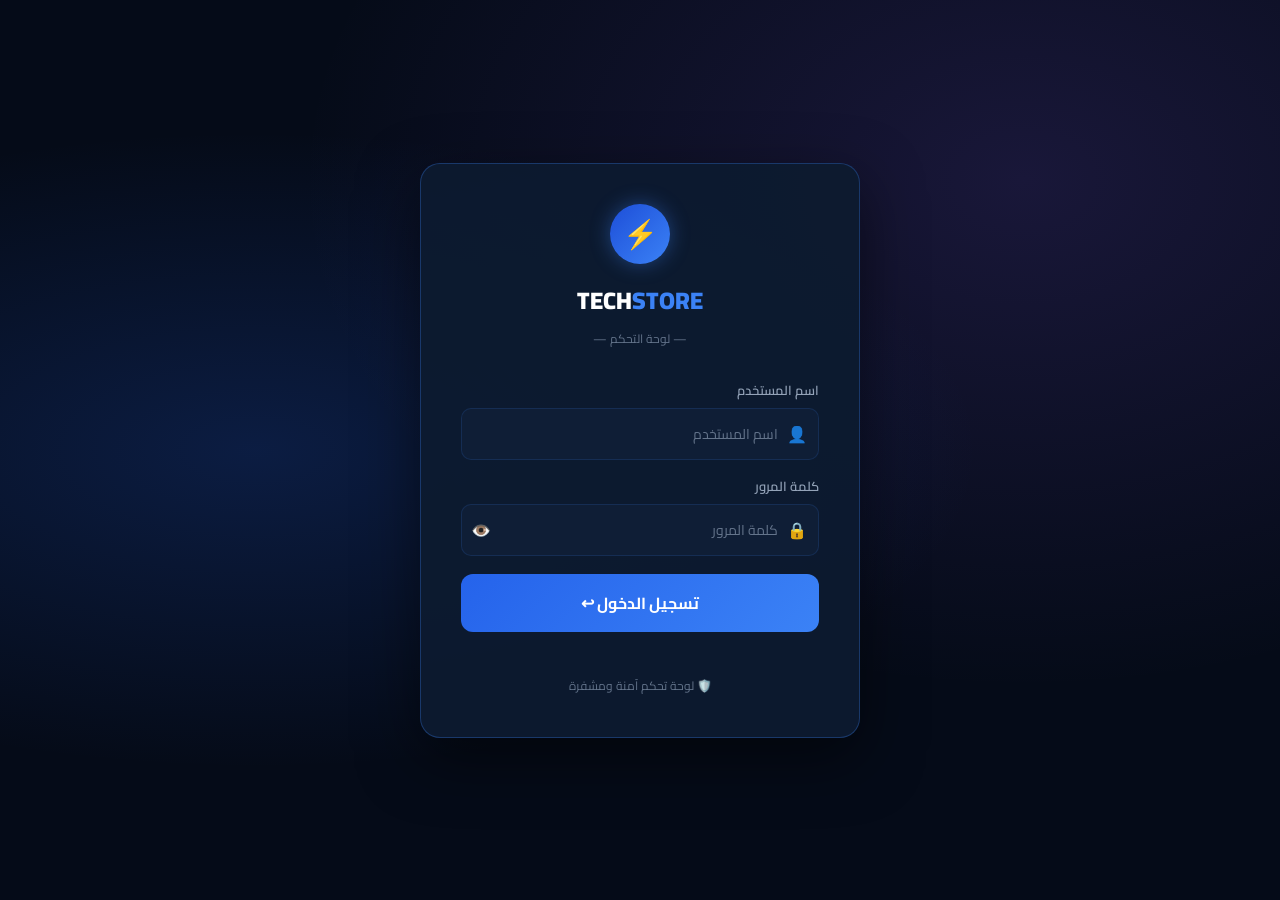
<file: admin/index.html>
<!DOCTYPE html>
<html lang="ar" dir="rtl">
<head>
<meta charset="UTF-8">
<meta name="viewport" content="width=device-width, initial-scale=1.0">
<title>لوحة التحكم - TECHSTORE</title>
<link rel="stylesheet" href="../css/style.css">
<style>
body{font-family:'Cairo',sans-serif;}
.login-wrap{min-height:100vh;display:flex;align-items:center;justify-content:center;background:var(--bg);position:relative;overflow:hidden;}
.login-wrap::before{content:'';position:absolute;inset:0;background:radial-gradient(ellipse at 20% 50%,rgba(37,99,235,0.2),transparent 50%),radial-gradient(ellipse at 80% 20%,rgba(139,92,246,0.15),transparent 50%);}
.login-card{background:rgba(13,27,48,0.95);border:1px solid rgba(59,130,246,0.3);border-radius:20px;padding:40px;width:100%;max-width:440px;position:relative;z-index:1;box-shadow:0 20px 60px rgba(0,0,0,0.5);}
.adm-layout{display:flex;min-height:100vh;}
.adm-sidebar{width:220px;flex-shrink:0;background:var(--bg2);border-left:1px solid var(--border);display:flex;flex-direction:column;position:sticky;top:0;height:100vh;overflow-y:auto;}
.adm-main{flex:1;overflow-x:hidden;background:var(--bg);}
.adm-link{display:flex;align-items:center;gap:10px;padding:12px 18px;color:var(--text2);font-size:13px;font-weight:600;cursor:pointer;transition:all 0.2s;border-right:3px solid transparent;}
.adm-link:hover{background:rgba(59,130,246,0.08);color:var(--blue3);}
.adm-link.active{background:rgba(59,130,246,0.12);color:var(--blue3);border-right-color:var(--blue2);}
.adm-link .ic{font-size:17px;width:22px;text-align:center;}
.adm-topbar{background:var(--bg2);border-bottom:1px solid var(--border);padding:14px 20px;display:flex;align-items:center;justify-content:space-between;position:sticky;top:0;z-index:10;}
.stat-card{background:var(--card);border:1px solid var(--border);border-radius:14px;padding:18px;position:relative;overflow:hidden;}
.tbl{width:100%;border-collapse:collapse;font-size:13px;}
.tbl th{text-align:right;padding:11px 14px;background:var(--bg3);color:var(--text3);font-weight:700;border-bottom:1px solid var(--border);}
.tbl td{padding:12px 14px;border-bottom:1px solid var(--border);vertical-align:middle;}
.tbl tr:last-child td{border-bottom:none;}
.tbl tr:hover td{background:rgba(59,130,246,0.03);}
.tbl-wrap{background:var(--card);border:1px solid var(--border);border-radius:14px;overflow:hidden;margin-bottom:20px;}
.tbl-head{padding:14px 18px;border-bottom:1px solid var(--border);display:flex;align-items:center;justify-content:space-between;}
.tbl-head h3{font-size:15px;font-weight:800;}
.g4{display:grid;grid-template-columns:repeat(4,1fr);gap:14px;margin-bottom:20px;}
.g2{display:grid;grid-template-columns:1fr 1fr;gap:12px;}
.frm{background:var(--card);border:1px solid var(--border);border-radius:14px;padding:20px;margin-bottom:20px;display:none;}
.frm.show{display:block;}
.notif-badge{background:var(--red);color:white;font-size:10px;font-weight:700;min-width:18px;height:18px;border-radius:9px;display:inline-flex;align-items:center;justify-content:center;padding:0 4px;margin-right:auto;}
#dbLoader{position:fixed;inset:0;background:rgba(5,11,24,0.97);display:flex;align-items:center;justify-content:center;flex-direction:column;gap:16px;z-index:9999;}
@keyframes spin{to{transform:rotate(360deg)}}
@media(max-width:900px){.g4{grid-template-columns:repeat(2,1fr);}.adm-sidebar{display:none;}.g2{grid-template-columns:1fr;}}
</style>
</head>
<body>

<div class="login-wrap" id="loginPage">
  <div class="login-card">
    <div style="text-align:center;margin-bottom:28px;">
      <div style="width:60px;height:60px;background:linear-gradient(135deg,#1D4ED8,#3B82F6);border-radius:50%;display:flex;align-items:center;justify-content:center;font-size:28px;margin:0 auto 14px;box-shadow:0 0 20px rgba(59,130,246,0.4);">⚡</div>
      <div style="font-size:24px;font-weight:900;"><span style="color:#fff;">TECH</span><span style="color:#3B82F6;">STORE</span></div>
      <div style="color:var(--text3);font-size:12px;margin-top:4px;">— لوحة التحكم —</div>
    </div>
    <div style="margin-bottom:14px;">
      <label style="display:block;font-size:13px;font-weight:600;color:var(--text2);margin-bottom:6px;">اسم المستخدم</label>
      <div style="position:relative;">
        <input type="text" id="aUser" class="ts-input" placeholder="اسم المستخدم" style="padding-right:40px;" onkeydown="if(event.key==='Enter')doLogin()">
        <span style="position:absolute;top:50%;right:12px;transform:translateY(-50%);font-size:16px;">👤</span>
      </div>
    </div>
    <div style="margin-bottom:18px;">
      <label style="display:block;font-size:13px;font-weight:600;color:var(--text2);margin-bottom:6px;">كلمة المرور</label>
      <div style="position:relative;">
        <input type="password" id="aPw" class="ts-input" placeholder="كلمة المرور" style="padding-right:40px;padding-left:40px;" onkeydown="if(event.key==='Enter')doLogin()">
        <span style="position:absolute;top:50%;right:12px;transform:translateY(-50%);font-size:16px;">🔒</span>
        <button onclick="var i=document.getElementById('aPw');i.type=i.type==='password'?'text':'password';this.textContent=i.type==='password'?'👁️':'🙈'" style="position:absolute;top:50%;left:10px;transform:translateY(-50%);background:none;border:none;cursor:pointer;font-size:16px;color:var(--text3);">👁️</button>
      </div>
    </div>
    <button onclick="doLogin()" style="width:100%;background:linear-gradient(135deg,#2563EB,#3B82F6);color:white;border:none;border-radius:12px;padding:14px;font-family:Cairo,sans-serif;font-size:16px;font-weight:700;cursor:pointer;transition:all 0.2s;" onmouseover="this.style.opacity='0.9'" onmouseout="this.style.opacity='1'">
      تسجيل الدخول ↩
    </button>
    <div id="loginMsg" style="margin-top:12px;text-align:center;font-size:13px;min-height:20px;"></div>
    <div style="text-align:center;margin-top:10px;color:var(--text3);font-size:12px;">🛡️ لوحة تحكم آمنة ومشفرة</div>
  </div>
</div>

<div id="dashPage" style="display:none;">
  <div class="adm-layout">
    <div class="adm-sidebar" id="sidebar">
      <div style="padding:16px 18px 12px;">
        <div style="display:flex;align-items:center;gap:8px;">
          <div style="width:32px;height:32px;background:linear-gradient(135deg,#1D4ED8,#3B82F6);border-radius:50%;display:flex;align-items:center;justify-content:center;font-size:15px;">⚡</div>
          <div style="font-size:17px;font-weight:900;"><span style="color:#fff;">TECH</span><span style="color:#3B82F6;">STORE</span></div>
        </div>
        <div style="font-size:11px;color:var(--text3);margin-top:4px;" id="adminName">مدير النظام</div>
      </div>
      <div id="sideLinks"></div>
      <div style="margin-top:auto;padding:12px;">
        <a href="../index.html" target="_blank" style="display:block;text-align:center;padding:8px;background:rgba(59,130,246,0.1);border:1px solid var(--border);border-radius:8px;color:var(--blue3);font-size:12px;font-weight:700;text-decoration:none;margin-bottom:8px;">🏠 زيارة المتجر</a>
        <button onclick="doLogout()" style="width:100%;background:rgba(239,68,68,0.1);border:1px solid rgba(239,68,68,0.3);color:var(--red);border-radius:8px;padding:8px;font-family:Cairo,sans-serif;font-size:12px;font-weight:700;cursor:pointer;">🚪 تسجيل خروج</button>
      </div>
    </div>
    <div class="adm-main">
      <div class="adm-topbar">
        <div style="font-size:17px;font-weight:800;" id="pageTitle">الرئيسية</div>
        <div style="font-size:12px;color:var(--text3);" id="adminBadge"></div>
      </div>
      <div style="padding:20px;" id="pageContent"></div>
    </div>
  </div>
</div>

<script src="../js/db.js"></script>
<script>
function showLoader(msg){
  let el=document.getElementById('dbLoader');
  if(!el){el=document.createElement('div');el.id='dbLoader';document.body.appendChild(el);}
  el.innerHTML='<div style="width:52px;height:52px;background:linear-gradient(135deg,#1D4ED8,#3B82F6);border-radius:50%;display:flex;align-items:center;justify-content:center;font-size:26px;">⚡</div><div style="color:#94A3B8;font-weight:700;font-family:Cairo,sans-serif;">'+(msg||'جاري التحميل...')+'</div><div style="width:36px;height:36px;border:3px solid rgba(59,130,246,0.3);border-top-color:#3B82F6;border-radius:50%;animation:spin 0.8s linear infinite;"></div>';
  el.style.display='flex';
}
function hideLoader(){const el=document.getElementById('dbLoader');if(el)el.style.display='none';}

function toast(msg,type){
  const t=document.createElement('div');
  t.style.cssText='position:fixed;bottom:20px;left:50%;transform:translateX(-50%);background:#0D1B30;border:1px solid rgba(59,130,246,0.4);border-radius:10px;padding:10px 18px;color:#E8F4FF;font-family:Cairo,sans-serif;font-size:14px;font-weight:600;z-index:9999;display:flex;align-items:center;gap:8px;box-shadow:0 4px 20px rgba(0,0,0,0.4);white-space:nowrap;';
  t.innerHTML=(type==='error'?'❌':type==='info'?'ℹ️':'✅')+' '+msg;
  document.body.appendChild(t);
  setTimeout(()=>t.remove(),3000);
}

function fp(p){return Number(p||0).toLocaleString('ar-EG')+' جنيه';}
function sl(s){
  const m={new:['جديد','#3B82F6'],preparing:['جاري التجهيز','#F59E0B'],shipped:['في الطريق','#8B5CF6'],delivered:['تم التوصيل','#10B981'],cancelled:['ملغي','#EF4444']};
  return m[s]||['غير معروف','#6B7280'];
}

const SECTIONS=[
  {id:'home',label:'الرئيسية',icon:'🏠'},
  {id:'orders',label:'الطلبات',icon:'🛍️',badge:true},
  {id:'products',label:'المنتجات',icon:'📦'},
  {id:'categories',label:'الأقسام',icon:'📂'},
  {id:'users',label:'العملاء',icon:'👥'},
  {id:'coupons',label:'كوبونات الخصم',icon:'🏷️'},
  {id:'live_chat',label:'الشات المباشر',icon:'💬'},
  {id:'admins',label:'المشرفون',icon:'🔑'},
  {id:'reports',label:'التقارير',icon:'📊'},
  {id:'settings',label:'الإعدادات',icon:'⚙️'},
];
let curSection='home';

function buildSidebar(){
  const newOrders=(DB.get('ts_orders')||[]).filter(o=>o.status==='new').length;
  document.getElementById('sideLinks').innerHTML=SECTIONS.map(s=>
    '<div class="adm-link '+(curSection===s.id?'active':'')+'" onclick="goSection(\''+s.id+'\')"><span class="ic">'+s.icon+'</span>'+s.label+(s.badge&&newOrders>0?'<span class="notif-badge">'+newOrders+'</span>':'')+'</div>'
  ).join('');
}

function goSection(id){
  curSection=id;
  document.getElementById('pageTitle').textContent=SECTIONS.find(s=>s.id===id)?.label||'';
  buildSidebar();
  const el=document.getElementById('pageContent');
  el.innerHTML='';
  if(id==='home')renderHome(el);
  else if(id==='orders')renderOrders(el);
  else if(id==='products')renderProducts(el);
  else if(id==='categories')renderCategories(el);
  else if(id==='users')renderUsers(el);
  else if(id==='coupons')renderCoupons(el);
  else if(id==='live_chat')renderChat(el);
  else if(id==='admins')renderAdmins(el);
  else if(id==='reports')renderReports(el);
  else if(id==='settings')renderSettings(el);
}

/* ====== HOME ====== */
function renderHome(el){
  const stats=DB.getStats();
  const orders=DB.get('ts_orders')||[];
  const products=DB.get('ts_products')||[];
  const lowStock=products.filter(p=>p.stock>0&&p.stock<=5);
  const topSales={};
  orders.forEach(o=>(o.items||[]).forEach(i=>{topSales[i.productId]=(topSales[i.productId]||0)+i.qty;}));
  const top=products.slice().sort((a,b)=>(topSales[b.id]||0)-(topSales[a.id]||0)).slice(0,4);
  el.innerHTML=
  '<div class="g4">'+
    [['المنتجات',stats.products,'📦','var(--blue3)'],['العملاء',stats.users,'👥','var(--green)'],['الطلبات',stats.orders,'🛍️','var(--gold)'],['المبيعات',fp(stats.revenue),'💰','var(--purple)']].map(([l,v,i,c])=>
    '<div class="stat-card"><div style="font-size:12px;color:var(--text3);margin-bottom:6px;">'+l+'</div><div style="font-size:'+(String(v).length>8?'15':'24')+'px;font-weight:900;color:'+c+';">'+v+'</div><div style="position:absolute;top:14px;left:14px;font-size:22px;opacity:0.25;">'+i+'</div></div>').join('')+
  '</div>'+
  '<div style="display:grid;grid-template-columns:1fr 1fr;gap:16px;margin-bottom:20px;">'+
    '<div class="tbl-wrap"><div class="tbl-head"><h3>آخر الطلبات</h3><button class="ts-btn ts-btn-outline ts-btn-sm" onclick="goSection(\'orders\')">الكل</button></div><table class="tbl"><tr><th>#</th><th>العميل</th><th>الإجمالي</th><th>الحالة</th></tr>'+
    (orders.slice().reverse().slice(0,5).map(o=>{const[lb]=sl(o.status);return'<tr><td style="font-weight:700;">#'+String(o.id).slice(-4)+'</td><td>'+(o.shipping?.fullName||o.userName||'—')+'</td><td style="color:var(--blue3);font-weight:700;">'+fp(o.total)+'</td><td><span class="ts-status ts-status-'+o.status+'">'+lb+'</span></td></tr>';}).join('')||'<tr><td colspan="4" style="text-align:center;color:var(--text3);padding:20px;">لا توجد طلبات</td></tr>')+
    '</table></div>'+
    '<div class="tbl-wrap"><div class="tbl-head"><h3>تنبيهات المخزون</h3></div>'+
    (lowStock.length?'<table class="tbl"><tr><th>المنتج</th><th>المتبقي</th></tr>'+lowStock.map(p=>'<tr><td>'+p.name+'</td><td style="color:'+(p.stock<=2?'var(--red)':'var(--gold)')+';font-weight:700;">⚠️ '+p.stock+'</td></tr>').join('')+'</table>':'<div style="padding:24px;text-align:center;color:var(--green);">✅ المخزون بخير</div>')+
    '</div>'+
  '</div>'+
  '<div class="tbl-wrap"><div class="tbl-head"><h3>الأكثر مبيعاً</h3></div><table class="tbl"><tr><th>#</th><th>المنتج</th><th>المبيعات</th><th>المخزون</th><th>السعر</th></tr>'+
  top.map((p,i)=>'<tr><td><div style="width:22px;height:22px;background:var(--blue);border-radius:50%;display:flex;align-items:center;justify-content:center;font-size:11px;font-weight:700;">'+(i+1)+'</div></td><td><div style="display:flex;align-items:center;gap:8px;"><img src="'+p.images[0]+'" style="width:32px;height:32px;object-fit:cover;border-radius:6px;" onerror="this.src=\'https://placehold.co/32x32/0D1B30/60A5FA?text=📦\'"><span style="font-size:12px;">'+p.name+'</span></div></td><td>'+(topSales[p.id]||0)+' قطعة</td><td style="color:'+(p.stock<=5?'var(--red)':'var(--green)')+';">'+p.stock+'</td><td style="color:var(--blue3);font-weight:700;white-space:nowrap;">'+fp(p.price)+'</td></tr>').join('')+
  '</table></div>';
}

/* ====== ORDERS ====== */
function renderOrders(el){
  markNotifsRead();
  const orders=DB.get('ts_orders')||[];
  el.innerHTML='<div class="tbl-wrap"><div class="tbl-head"><h3>الطلبات ('+orders.length+')</h3></div><div style="overflow-x:auto;"><table class="tbl"><tr><th>#</th><th>العميل</th><th>المنتجات</th><th>الهاتف</th><th>العنوان</th><th>الإجمالي</th><th>الدفع</th><th>التاريخ</th><th>الحالة</th><th>تحديث</th></tr>'+
  (orders.slice().reverse().map(o=>{
    const[lb]=sl(o.status);
    const pay=o.paymentMethod==='cod'?'💵 استلام':o.paymentMethod==='card'?'💳 بطاقة':'📱 محفظة';
    const addr=[(o.shipping?.address||''),(o.shipping?.area||''),(o.shipping?.city||'')].filter(x=>x).join(' - ');
    return'<tr><td style="font-weight:700;white-space:nowrap;">#'+String(o.id).slice(-6)+'</td><td style="font-weight:600;">'+(o.shipping?.fullName||o.userName||'—')+'</td><td>'+(o.shipping?.phone||'—')+'</td><td style="font-size:11px;color:var(--text3);max-width:130px;overflow:hidden;">'+addr+'</td><td style="color:var(--blue3);font-weight:700;white-space:nowrap;">'+fp(o.total)+'</td><td style="font-size:11px;">'+pay+'</td><td style="font-size:11px;color:var(--text3);white-space:nowrap;">'+new Date(o.date).toLocaleDateString('ar-EG')+'</td><td><span class="ts-status ts-status-'+o.status+'">'+lb+'</span></td><td><select onchange="updateOrderStatus('+o.id+',this.value);this.value=\'\'" style="background:var(--bg3);border:1px solid var(--border);border-radius:6px;color:var(--text);padding:4px 6px;font-size:11px;font-family:Cairo,sans-serif;cursor:pointer;"><option value="">-- تغيير --</option><option value="new">جديد</option><option value="preparing">جاري التجهيز</option><option value="shipped">في الطريق</option><option value="delivered">تم التوصيل</option><option value="cancelled">إلغاء</option></select></td></tr>';
  }).join('')||'<tr><td colspan="9" style="text-align:center;padding:30px;color:var(--text3);">لا توجد طلبات</td></tr>')+
  '</table></div></div>';
}

async function updateOrderStatus(id,status){
  if(!status)return;
  await DB.updateOrderStatus(id,status);
  const[lb]=sl(status);
  toast('تم التحديث إلى: '+lb);
  goSection('orders');
}

/* ====== PRODUCTS ====== */
let editProd=null,uploadedImgs=[];

function renderProducts(el){
  const products=DB.get('ts_products')||[];
  const cats=DB.get('ts_categories')||[];
  el.innerHTML=
  '<div style="text-align:left;margin-bottom:12px;"><button class="ts-btn ts-btn-primary" onclick="showPForm(null)">+ إضافة منتج</button></div>'+
  '<div class="frm" id="pForm">'+
    '<h3 id="pFTitle" style="font-size:15px;font-weight:800;margin-bottom:16px;">إضافة منتج جديد</h3>'+
    '<div class="g2">'+
      '<div class="ts-form-group"><label>اسم المنتج *</label><input type="text" class="ts-input" id="pName"></div>'+
      '<div class="ts-form-group"><label>القسم *</label><select class="ts-input" id="pCat">'+cats.map(c=>'<option value="'+c.id+'">'+(c.icon||'')+' '+c.name+'</option>').join('')+'</select></div>'+
      '<div class="ts-form-group"><label>السعر الأساسي *</label><input type="number" class="ts-input" id="pPrice" placeholder="0"></div>'+
      '<div class="ts-form-group"><label>السعر القديم (اختياري)</label><input type="number" class="ts-input" id="pOld" placeholder="اتركه فارغاً"></div>'+
      '<div class="ts-form-group"><label>نسبة الخصم %</label><input type="number" class="ts-input" id="pDisc" placeholder="0" min="0" max="100"></div>'+
      '<div class="ts-form-group"><label>المخزون *</label><input type="number" class="ts-input" id="pStock" placeholder="0"></div>'+
    '</div>'+
    '<div class="ts-form-group"><label>الوصف</label><textarea class="ts-input" id="pDesc" rows="3"></textarea></div>'+
    '<div class="ts-form-group"><label>صور المنتج (ارفع من الجهاز)</label>'+
      '<input type="file" id="pFiles" accept="image/*" multiple onchange="handleImgs(this)" style="color:var(--text);margin-bottom:6px;display:block;">'+
      '<input type="text" class="ts-input" id="pUrl" placeholder="أو أدخل رابط URL للصورة" style="margin-top:6px;">'+
      '<div id="imgPrev" style="display:flex;gap:8px;flex-wrap:wrap;margin-top:8px;"></div>'+
    '</div>'+
    '<div class="g2">'+
      '<div class="ts-form-group"><label>الألوان (اسم:كود:سعر_إضافي)</label><input type="text" class="ts-input" id="pColors" placeholder="أسود:#1C1C1E:0, ذهبي:#D4AF37:500"><div style="font-size:11px;color:var(--text3);margin-top:3px;">مفصولة بفاصلة - السعر الإضافي فوق الأساسي</div></div>'+
      '<div class="ts-form-group"><label>خيارات السعة (حجم:سعر_إضافي)</label><input type="text" class="ts-input" id="pStorage" placeholder="128GB:0, 256GB:3000, 512GB:6000"></div>'+
    '</div>'+
    '<div style="display:flex;align-items:center;gap:8px;margin-bottom:16px;"><input type="checkbox" id="pFeat" style="width:16px;height:16px;"><label for="pFeat" style="cursor:pointer;font-size:13px;">منتج مميز (يظهر في الصفحة الرئيسية)</label></div>'+
    '<div style="display:flex;gap:10px;"><button class="ts-btn ts-btn-outline" onclick="hidePForm()">إلغاء</button><button class="ts-btn ts-btn-primary" onclick="saveProd()">💾 حفظ</button></div>'+
  '</div>'+
  '<div class="tbl-wrap"><div class="tbl-head"><h3>المنتجات ('+products.length+')</h3></div><div style="overflow-x:auto;"><table class="tbl">'+
  '<tr><th>المنتج</th><th>القسم</th><th>السعر</th><th>المخزون</th><th>مميز</th><th>إجراءات</th></tr>'+
  products.map(p=>{const cat=cats.find(c=>c.id===p.category);return'<tr><td><div style="display:flex;align-items:center;gap:8px;"><img src="'+p.images[0]+'" style="width:36px;height:36px;object-fit:cover;border-radius:6px;" onerror="this.src=\'https://placehold.co/36x36/0D1B30/60A5FA?text=📦\'"><span style="font-size:12px;font-weight:600;">'+p.name+'</span></div></td><td style="font-size:12px;">'+(cat?cat.icon+' '+cat.name:p.category)+'</td><td style="color:var(--blue3);font-weight:700;white-space:nowrap;">'+fp(p.price)+'</td><td style="color:'+(p.stock<=5?'var(--red)':'var(--green)')+';font-weight:700;">'+p.stock+'</td><td>'+(p.featured?'⭐':'—')+'</td><td><div style="display:flex;gap:6px;"><button class="ts-btn ts-btn-outline ts-btn-sm" onclick="showPForm('+p.id+')">✏️</button><button class="ts-btn ts-btn-danger ts-btn-sm" onclick="delProd('+p.id+')">🗑️</button></div></td></tr>';}).join('')+
  '</table></div></div>';
}

function showPForm(id){
  uploadedImgs=[];
  document.getElementById('pForm').classList.add('show');
  if(id){
    const p=DB.getProduct(id);editProd=p;
    document.getElementById('pFTitle').textContent='تعديل المنتج';
    document.getElementById('pName').value=p.name||'';
    document.getElementById('pCat').value=p.category||'';
    document.getElementById('pPrice').value=p.price||'';
    document.getElementById('pOld').value=p.oldPrice||'';
    document.getElementById('pDisc').value=p.discount||'0';
    document.getElementById('pStock').value=p.stock||'';
    document.getElementById('pDesc').value=p.description||'';
    document.getElementById('pFeat').checked=p.featured||false;
    document.getElementById('pColors').value=(p.colors||[]).map(c=>c.name+':'+c.hex+':'+(c.price||0)).join(', ');
    document.getElementById('pStorage').value=(p.storage||[]).map(s=>s.size+':'+(s.price||0)).join(', ');
    document.getElementById('pUrl').value='';
    uploadedImgs=[...(p.images||[])];
  }else{
    editProd=null;
    document.getElementById('pFTitle').textContent='إضافة منتج جديد';
    ['pName','pOld','pDesc','pColors','pStorage','pUrl'].forEach(x=>document.getElementById(x).value='');
    document.getElementById('pPrice').value='';document.getElementById('pDisc').value='0';
    document.getElementById('pStock').value='';document.getElementById('pFeat').checked=false;
  }
  refreshPrev();
  document.getElementById('pForm').scrollIntoView({behavior:'smooth'});
}
function hidePForm(){document.getElementById('pForm').classList.remove('show');uploadedImgs=[];}

function handleImgs(input){
  Array.from(input.files).forEach(f=>{const r=new FileReader();r.onload=e=>{uploadedImgs.push(e.target.result);refreshPrev();};r.readAsDataURL(f);});
}
function refreshPrev(){
  const el=document.getElementById('imgPrev');if(!el)return;
  el.innerHTML=uploadedImgs.map((img,i)=>'<div style="position:relative;"><img src="'+img+'" style="width:54px;height:54px;object-fit:cover;border-radius:8px;border:1px solid var(--border);"><button onclick="uploadedImgs.splice('+i+',1);refreshPrev()" style="position:absolute;top:-5px;right:-5px;background:var(--red);border:none;color:white;width:16px;height:16px;border-radius:50%;cursor:pointer;font-size:9px;">✕</button></div>').join('');
}
function parseCols(s){if(!s.trim())return[];return s.split(',').map(x=>{const p=x.trim().split(':');return{name:p[0]?.trim()||'',hex:p[1]?.trim()||'#FFF',price:parseInt(p[2])||0};}).filter(c=>c.name);}
function parseStor(s){if(!s.trim())return[];return s.split(',').map(x=>{const p=x.trim().split(':');return{size:p[0]?.trim()||'',price:parseInt(p[1])||0};}).filter(s=>s.size);}

async function saveProd(){
  const name=document.getElementById('pName').value.trim();
  const price=parseInt(document.getElementById('pPrice').value)||0;
  if(!name||!price){toast('يرجى إدخال الاسم والسعر','error');return;}
  const urlImg=document.getElementById('pUrl').value.trim();
  let images=[...uploadedImgs];
  if(urlImg)images.push(urlImg);
  if(!images.length)images=['https://placehold.co/400x300/0D1B30/60A5FA?text=📦'];
  const op=parseInt(document.getElementById('pOld').value)||null;
  await DB.saveProduct({
    ...(editProd||{}),id:editProd?.id||null,name,price,oldPrice:op,
    discount:parseInt(document.getElementById('pDisc').value)||0,
    category:document.getElementById('pCat').value,
    stock:parseInt(document.getElementById('pStock').value)||0,
    description:document.getElementById('pDesc').value.trim(),
    featured:document.getElementById('pFeat').checked,
    colors:parseCols(document.getElementById('pColors').value),
    storage:parseStor(document.getElementById('pStorage').value),
    images,rating:editProd?.rating||0,reviews:editProd?.reviews||0,
  });
  toast(editProd?'تم التعديل ✅':'تم الإضافة ✅');
  hidePForm();goSection('products');
}

async function delProd(id){
  if(!confirm('هل أنت متأكد من حذف هذا المنتج؟'))return;
  await DB.deleteProduct(id);toast('تم الحذف');goSection('products');
}

/* ====== CATEGORIES ====== */
function renderCategories(el){
  const cats=DB.get('ts_categories')||[];
  el.innerHTML=
  '<div style="background:var(--card);border:1px solid var(--border);border-radius:14px;padding:18px;margin-bottom:16px;">'+
    '<h3 style="font-size:14px;font-weight:800;margin-bottom:14px;">إضافة قسم جديد</h3>'+
    '<div style="display:grid;grid-template-columns:1fr 1fr auto;gap:10px;align-items:end;">'+
      '<div class="ts-form-group" style="margin:0"><label>اسم القسم</label><input type="text" class="ts-input" id="catN" placeholder="مثال: هواتف"></div>'+
      '<div class="ts-form-group" style="margin:0"><label>الأيقونة (إيموجي)</label><input type="text" class="ts-input" id="catI" placeholder="مثال: 📱"></div>'+
      '<button class="ts-btn ts-btn-primary" onclick="addCat()">+ إضافة</button>'+
    '</div></div>'+
  '<div class="tbl-wrap"><div class="tbl-head"><h3>الأقسام ('+cats.length+')</h3></div><table class="tbl">'+
  '<tr><th>الأيقونة</th><th>الاسم</th><th>المعرف</th><th>المنتجات</th><th>حذف</th></tr>'+
  cats.map(c=>{const cnt=(DB.get('ts_products')||[]).filter(p=>p.category===c.id).length;return'<tr><td style="font-size:22px;">'+(c.icon||'')+'</td><td style="font-weight:700;">'+c.name+'</td><td style="font-size:11px;color:var(--text3);">'+c.id+'</td><td>'+cnt+' منتج</td><td><button class="ts-btn ts-btn-danger ts-btn-sm" onclick="delCat(\''+c.id+'\')">🗑️</button></td></tr>';}).join('')+
  '</table></div>';
}
async function addCat(){
  const n=document.getElementById('catN').value.trim();
  const i=document.getElementById('catI').value.trim();
  if(!n||!i){toast('يرجى إدخال الاسم والأيقونة','error');return;}
  const id=n.toLowerCase().replace(/\s+/g,'_').replace(/[^\w]/g,'');
  await DB.saveCategory({id,name:n,icon:i});
  toast('تم إضافة القسم ✅');goSection('categories');
}
async function delCat(id){
  if(!confirm('هل أنت متأكد؟'))return;
  await DB.deleteCategory(id);toast('تم الحذف');goSection('categories');
}

/* ====== USERS ====== */
function renderUsers(el){
  const users=DB.get('ts_users')||[];
  el.innerHTML='<div class="tbl-wrap"><div class="tbl-head"><h3>العملاء ('+users.length+')</h3></div>'+
  (users.length?'<table class="tbl"><tr><th>الاسم</th><th>البريد الإلكتروني</th><th>الهاتف</th><th>تاريخ التسجيل</th><th>الطلبات</th></tr>'+
  users.map(u=>'<tr><td style="font-weight:600;">'+u.name+'</td><td style="font-size:12px;color:var(--text3);">'+u.email+'</td><td style="font-size:12px;">'+(u.phone||'—')+'</td><td style="font-size:12px;color:var(--text3);">'+(u.joinDate?new Date(u.joinDate).toLocaleDateString('ar-EG'):'—')+'</td><td>'+(u.orders||[]).length+'</td></tr>').join('')+'</table>':
  '<div style="padding:30px;text-align:center;color:var(--text3);">لا يوجد عملاء بعد</div>')+
  '</div>';
}

/* ====== COUPONS ====== */
function renderCoupons(el){
  const coupons=DB.get('ts_coupons')||[];
  el.innerHTML=
  '<div style="background:var(--card);border:1px solid var(--border);border-radius:14px;padding:18px;margin-bottom:16px;">'+
    '<h3 style="font-size:14px;font-weight:800;margin-bottom:14px;">إضافة كوبون جديد</h3>'+
    '<div style="display:grid;grid-template-columns:1fr 1fr 1fr auto;gap:10px;align-items:end;">'+
      '<div class="ts-form-group" style="margin:0"><label>الكود</label><input type="text" class="ts-input" id="cpCode" placeholder="SAVE50" style="text-transform:uppercase;"></div>'+
      '<div class="ts-form-group" style="margin:0"><label>النوع</label><select class="ts-input" id="cpType"><option value="percent">نسبة %</option><option value="fixed">مبلغ ثابت</option></select></div>'+
      '<div class="ts-form-group" style="margin:0"><label>القيمة</label><input type="number" class="ts-input" id="cpVal" placeholder="20"></div>'+
      '<button class="ts-btn ts-btn-primary" onclick="addCp()">+ إضافة</button>'+
    '</div></div>'+
  '<div class="tbl-wrap"><div class="tbl-head"><h3>الكوبونات ('+coupons.length+')</h3></div><table class="tbl">'+
  '<tr><th>الكود</th><th>النوع</th><th>القيمة</th><th>الحالة</th><th>إجراءات</th></tr>'+
  (coupons.map((c,i)=>'<tr><td style="font-weight:800;font-family:monospace;color:var(--blue3);">'+c.code+'</td><td>'+(c.type==='percent'?'نسبة %':'مبلغ ثابت')+'</td><td>'+(c.type==='percent'?c.discount+'%':fp(c.discount))+'</td><td><span style="color:'+(c.active?'var(--green)':'var(--red)')+';">'+(c.active?'✅ فعّال':'❌ معطل')+'</span></td><td><div style="display:flex;gap:6px;"><button class="ts-btn ts-btn-outline ts-btn-sm" onclick="toggleCp('+i+')">'+(c.active?'تعطيل':'تفعيل')+'</button><button class="ts-btn ts-btn-danger ts-btn-sm" onclick="delCp('+i+')">🗑️</button></div></td></tr>').join('')||'<tr><td colspan="5" style="text-align:center;padding:20px;color:var(--text3);">لا توجد كوبونات</td></tr>')+
  '</table></div>';
}
async function addCp(){
  const code=document.getElementById('cpCode').value.trim().toUpperCase();
  const type=document.getElementById('cpType').value;
  const val=parseInt(document.getElementById('cpVal').value)||0;
  if(!code||!val){toast('يرجى ملء جميع الحقول','error');return;}
  const c=DB.get('ts_coupons')||[];c.push({code,type,discount:val,active:true});
  await DB.saveCoupons(c);toast('تم إضافة الكوبون ✅');goSection('coupons');
}
async function toggleCp(i){const c=DB.get('ts_coupons')||[];c[i].active=!c[i].active;await DB.saveCoupons(c);goSection('coupons');}
async function delCp(i){const c=DB.get('ts_coupons')||[];c.splice(i,1);await DB.saveCoupons(c);toast('تم الحذف');goSection('coupons');}

/* ====== CHAT ====== */
function renderChat(el){
  const msgs=JSON.parse(localStorage.getItem('ts_chat_msgs')||'[]');
  const convs={};
  msgs.forEach(m=>{
    if(!convs[m.sessionId])convs[m.sessionId]={id:m.sessionId,msgs:[],userName:m.userName||'زائر',last:m.time,unread:0};
    convs[m.sessionId].msgs.push(m);convs[m.sessionId].last=m.time;
    if(!m.read&&m.from==='user')convs[m.sessionId].unread++;
  });
  const list=Object.values(convs).sort((a,b)=>b.last-a.last);
  el.innerHTML=
  '<div style="display:grid;grid-template-columns:260px 1fr;gap:14px;height:500px;">'+
    '<div style="background:var(--card);border:1px solid var(--border);border-radius:14px;overflow:hidden;display:flex;flex-direction:column;">'+
      '<div style="padding:13px 16px;border-bottom:1px solid var(--border);font-weight:800;font-size:14px;">💬 المحادثات ('+list.length+')</div>'+
      '<div style="flex:1;overflow-y:auto;">'+
      (list.length?list.map(c=>'<div onclick="openConv(\''+c.id+'\')" style="padding:12px 14px;border-bottom:1px solid var(--border);cursor:pointer;" onmouseover="this.style.background=\'rgba(59,130,246,0.06)\'" onmouseout="this.style.background=\'\'"><div style="display:flex;justify-content:space-between;align-items:center;"><span style="font-weight:700;font-size:13px;">'+c.userName+'</span>'+(c.unread>0?'<span style="background:var(--red);color:white;font-size:10px;width:17px;height:17px;border-radius:50%;display:flex;align-items:center;justify-content:center;">'+c.unread+'</span>':'')+'</div><div style="font-size:11px;color:var(--text3);margin-top:2px;">'+(c.msgs.slice(-1)[0]?.text||'').substring(0,35)+'...</div></div>').join(''):'<div style="padding:24px;text-align:center;color:var(--text3);">لا توجد محادثات</div>')+
      '</div></div>'+
    '<div style="background:var(--card);border:1px solid var(--border);border-radius:14px;overflow:hidden;display:flex;flex-direction:column;align-items:center;justify-content:center;" id="chatPanel"><div style="text-align:center;color:var(--text3);"><div style="font-size:40px;margin-bottom:10px;">💬</div><div>اختر محادثة للرد</div></div></div>'+
  '</div>';
}
function openConv(sid){
  const msgs=JSON.parse(localStorage.getItem('ts_chat_msgs')||'[]');
  const myMsgs=msgs.filter(m=>m.sessionId===sid);
  const uname=myMsgs[0]?.userName||'زائر';
  msgs.filter(m=>m.sessionId===sid).forEach(m=>m.read=true);
  localStorage.setItem('ts_chat_msgs',JSON.stringify(msgs));
  const panel=document.getElementById('chatPanel');
  panel.style.alignItems='stretch';panel.style.justifyContent='flex-start';
  panel.innerHTML=
  '<div style="padding:12px 14px;border-bottom:1px solid var(--border);display:flex;align-items:center;gap:10px;">'+
    '<div style="width:34px;height:34px;border-radius:50%;background:var(--blue);display:flex;align-items:center;justify-content:center;">👤</div>'+
    '<div style="flex:1;"><div style="font-weight:700;font-size:13px;">'+uname+'</div><div style="font-size:11px;color:var(--green);">● نشط</div></div>'+
    '<button class="ts-btn ts-btn-danger ts-btn-sm" onclick="delConv(\''+sid+'\')">🗑️ حذف</button>'+
  '</div>'+
  '<div style="flex:1;overflow-y:auto;padding:14px;display:flex;flex-direction:column;gap:10px;" id="convMsgs">'+
  myMsgs.map(m=>'<div style="display:flex;'+(m.from==='admin'?'justify-content:flex-start':'justify-content:flex-end')+';"><div style="max-width:72%;background:'+(m.from==='admin'?'var(--bg3)':'var(--blue)')+';border-radius:12px;padding:9px 13px;font-size:13px;">'+(m.from==='admin'?'<div style="font-size:10px;color:var(--blue3);margin-bottom:3px;font-weight:700;">الدعم الفني</div>':'')+m.text+'</div></div>').join('')+
  '</div>'+
  '<div style="padding:10px;border-top:1px solid var(--border);display:flex;gap:8px;">'+
    '<input type="text" id="replyInp" class="ts-input" placeholder="اكتب ردك..." style="flex:1;" onkeydown="if(event.key===\'Enter\')sendReply(\''+sid+'\')">'+
    '<button class="ts-btn ts-btn-primary" onclick="sendReply(\''+sid+'\')">إرسال ➤</button>'+
  '</div>';
  setTimeout(()=>{const el=document.getElementById('convMsgs');if(el)el.scrollTop=el.scrollHeight;},50);
}
function sendReply(sid){
  const inp=document.getElementById('replyInp');const text=inp.value.trim();if(!text)return;inp.value='';
  const msgs=JSON.parse(localStorage.getItem('ts_chat_msgs')||'[]');
  const msg={sessionId:sid,from:'admin',text,time:Date.now(),read:true};
  msgs.push(msg);localStorage.setItem('ts_chat_msgs',JSON.stringify(msgs));
  const r=JSON.parse(localStorage.getItem('ts_admin_replies')||'{}');
  if(!r[sid])r[sid]=[];r[sid].push(msg);localStorage.setItem('ts_admin_replies',JSON.stringify(r));
  openConv(sid);
}
function delConv(sid){
  if(!confirm('هل أنت متأكد؟'))return;
  const f=JSON.parse(localStorage.getItem('ts_chat_msgs')||'[]').filter(m=>m.sessionId!==sid);
  localStorage.setItem('ts_chat_msgs',JSON.stringify(f));goSection('live_chat');
}

/* ====== ADMINS ====== */
function renderAdmins(el){
  const admins=DB.getAdmins();
  el.innerHTML=
  '<div style="background:var(--card);border:1px solid var(--border);border-radius:14px;padding:18px;margin-bottom:16px;">'+
    '<h3 style="font-size:14px;font-weight:800;margin-bottom:14px;">إضافة مشرف جديد</h3>'+
    '<div style="display:grid;grid-template-columns:1fr 1fr 1fr auto;gap:10px;align-items:end;">'+
      '<div class="ts-form-group" style="margin:0"><label>اسم المستخدم</label><input type="text" class="ts-input" id="admU" placeholder="username"></div>'+
      '<div class="ts-form-group" style="margin:0"><label>الاسم الكامل</label><input type="text" class="ts-input" id="admN" placeholder="الاسم"></div>'+
      '<div class="ts-form-group" style="margin:0"><label>كلمة المرور</label><input type="password" class="ts-input" id="admP"></div>'+
      '<button class="ts-btn ts-btn-primary" onclick="addAdm()">+ إضافة</button>'+
    '</div></div>'+
  '<div class="tbl-wrap"><div class="tbl-head"><h3>المشرفون ('+admins.length+')</h3></div><table class="tbl">'+
  '<tr><th>الاسم</th><th>اسم المستخدم</th><th>الصلاحية</th><th>حذف</th></tr>'+
  admins.map(a=>'<tr><td style="font-weight:700;">'+a.name+'</td><td style="color:var(--blue3);">@'+a.username+'</td><td><span style="color:'+(a.role==='super'?'var(--gold)':'var(--text2)')+';">'+(a.role==='super'?'👑 رئيسي':'🔧 مشرف')+'</span></td><td>'+(a.username!=='loay'?'<button class="ts-btn ts-btn-danger ts-btn-sm" onclick="delAdm(\''+a.username+'\')">🗑️</button>':'<span style="font-size:11px;color:var(--text3);">محمي</span>')+'</td></tr>').join('')+
  '</table></div>';
}
async function addAdm(){
  const u=document.getElementById('admU').value.trim();const n=document.getElementById('admN').value.trim();const p=document.getElementById('admP').value;
  if(!u||!n||!p){toast('يرجى ملء جميع الحقول','error');return;}
  await DB.saveAdmin({username:u,name:n,password:p,role:'admin'});
  toast('تم إضافة المشرف ✅');goSection('admins');
}
async function delAdm(u){
  if(!confirm('هل أنت متأكد؟'))return;
  if(!(await DB.deleteAdmin(u))){toast('لا يمكن حذف المشرف الرئيسي','error');return;}
  toast('تم الحذف');goSection('admins');
}

/* ====== REPORTS ====== */
function renderReports(el){
  const orders=DB.get('ts_orders')||[];const products=DB.get('ts_products')||[];
  const revenue=orders.filter(o=>o.status!=='cancelled').reduce((s,o)=>s+(o.total||0),0);
  const catRev={};
  orders.forEach(o=>(o.items||[]).forEach(i=>{const p=DB.getProduct(i.productId);if(p)catRev[p.category]=(catRev[p.category]||0)+i.price*i.qty;}));
  const cats=DB.get('ts_categories')||[];const total=Object.values(catRev).reduce((s,v)=>s+v,0)||1;
  el.innerHTML=
  '<div style="display:grid;grid-template-columns:1fr 1fr;gap:16px;">'+
    '<div class="tbl-wrap" style="padding:18px;"><h3 style="font-weight:800;margin-bottom:14px;">توزيع المبيعات</h3>'+
      '<div style="text-align:center;margin-bottom:14px;"><div style="font-size:24px;font-weight:900;color:var(--blue3);">'+fp(revenue)+'</div><div style="font-size:12px;color:var(--text3);">إجمالي المبيعات</div></div>'+
      (Object.entries(catRev).map(([cid,rev])=>{const cat=cats.find(c=>c.id===cid);const pct=Math.round(rev/total*100);return'<div style="margin-bottom:10px;"><div style="display:flex;justify-content:space-between;font-size:12px;margin-bottom:3px;"><span>'+(cat?.icon||'')+' '+(cat?.name||cid)+'</span><span style="font-weight:700;color:var(--blue3);">'+pct+'%</span></div><div style="height:7px;background:var(--bg3);border-radius:4px;"><div style="width:'+pct+'%;height:100%;background:var(--blue2);border-radius:4px;"></div></div></div>';}).join('')||'<div style="color:var(--text3);text-align:center;padding:20px;">لا توجد بيانات بعد</div>')+
    '</div>'+
    '<div class="tbl-wrap" style="padding:18px;"><h3 style="font-weight:800;margin-bottom:14px;">إحصائيات عامة</h3>'+
    [['إجمالي الطلبات',orders.length],['الطلبات المكتملة',orders.filter(o=>o.status==='delivered').length],['قيد التنفيذ',orders.filter(o=>['new','preparing','shipped'].includes(o.status)).length],['الطلبات الملغية',orders.filter(o=>o.status==='cancelled').length],['إجمالي المنتجات',products.length],['منتجات نفدت',products.filter(p=>p.stock===0).length],['إجمالي العملاء',(DB.get('ts_users')||[]).length],['إجمالي الإيرادات',fp(revenue)]].map(([l,v])=>'<div style="display:flex;justify-content:space-between;padding:9px 0;border-bottom:1px solid var(--border);"><span style="color:var(--text3);font-size:13px;">'+l+'</span><span style="font-weight:800;color:var(--blue3);">'+v+'</span></div>').join('')+
    '</div>'+
  '</div>';
}

/* ====== SETTINGS ====== */
function renderSettings(el){
  el.innerHTML=
  '<div style="background:var(--card);border:1px solid var(--border);border-radius:14px;padding:20px;max-width:520px;">'+
    '<h3 style="font-size:16px;font-weight:800;margin-bottom:18px;">⚙️ إعدادات النظام</h3>'+
    '<div class="ts-form-group"><label>اسم المتجر</label><input type="text" class="ts-input" value="TECHSTORE"></div>'+
    '<div class="ts-form-group"><label>حد الشحن المجاني (جنيه)</label><input type="number" class="ts-input" value="500"></div>'+
    '<div class="ts-form-group"><label>تكلفة الشحن (جنيه)</label><input type="number" class="ts-input" value="60"></div>'+
    '<button class="ts-btn ts-btn-primary" onclick="toast(\'تم حفظ الإعدادات ✅\')">💾 حفظ</button>'+
    '<hr style="border-color:var(--border);margin:20px 0;">'+
    '<h4 style="color:var(--red);margin-bottom:10px;">⚠️ منطقة الخطر</h4>'+
    '<button class="ts-btn ts-btn-danger ts-btn-sm" onclick="if(confirm(\'هل أنت متأكد؟\')){DB.set(\'ts_orders\',[]);toast(\'تم مسح الطلبات\');goSection(\'settings\');}">🗑️ مسح جميع الطلبات</button>'+
    '<div style="margin-top:14px;padding:10px;background:var(--bg3);border-radius:8px;font-size:11px;color:var(--text3);">v1.0.0 | TECHSTORE Admin Panel | جميع الحقوق محفوظة لـ LOAY</div>'+
  '</div>';
}

/* ====== AUTH ====== */
function doLogin(){
  const u=document.getElementById('aUser').value.trim();
  const p=document.getElementById('aPw').value;
  const msgEl=document.getElementById('loginMsg');
  if(!u||!p){msgEl.style.color='var(--red)';msgEl.textContent='يرجى إدخال اسم المستخدم وكلمة المرور';return;}
  if(!DB._fbReady){msgEl.style.color='var(--gold)';msgEl.textContent='⏳ جاري تحميل البيانات، انتظر لحظة...';return;}
  const admin=DB.adminLogin(u,p);
  if(!admin){msgEl.style.color='var(--red)';msgEl.textContent='❌ اسم المستخدم أو كلمة المرور خاطئة';return;}
  msgEl.textContent='';
  document.getElementById('loginPage').style.display='none';
  document.getElementById('dashPage').style.display='block';
  document.getElementById('adminName').textContent=admin.name;
  document.getElementById('adminBadge').textContent='👤 '+admin.name;
  buildSidebar();goSection('home');
  setTimeout(checkNewOrders, 2000);
  setInterval(checkNewOrders, 8000);
}

function doLogout(){
  DB.adminLogout();
  document.getElementById('loginPage').style.display='flex';
  document.getElementById('dashPage').style.display='none';
}

/* ====== INIT ====== */
document.addEventListener('DOMContentLoaded',async()=>{
  showLoader('جاري تحميل البيانات...');
  try{ await DB.init(); }catch(e){console.error(e);}
  hideLoader();
  const admin=DB.getAdminUser();
  if(admin){
    document.getElementById('loginPage').style.display='none';
    document.getElementById('dashPage').style.display='block';
    document.getElementById('adminName').textContent=admin.name;
    document.getElementById('adminBadge').textContent='👤 '+admin.name;
    buildSidebar();goSection('home');
  }
});


/* ====== ADMIN NOTIFICATIONS ====== */
let lastNotifCount = 0;

function checkNewOrders() {
  try {
    const notifs = JSON.parse(localStorage.getItem('ts_admin_notifs') || '[]');
    const unread = notifs.filter(n => !n.read);
    
    if (unread.length > lastNotifCount && unread.length > 0) {
      const latest = unread[0];
      showAdminNotif(latest);
      lastNotifCount = unread.length;
    }
    
    // Update sidebar badge
    const orders = DB.get('ts_orders') || [];
    const newOrders = orders.filter(o => o.status === 'new').length;
    document.querySelectorAll('.notif-badge').forEach(el => el.textContent = newOrders);
  } catch(e) {}
}

function showAdminNotif(notif) {
  // Remove existing
  document.querySelectorAll('.admin-notif').forEach(el => el.remove());
  
  const el = document.createElement('div');
  el.className = 'admin-notif';
  el.onclick = () => { markNotifsRead(); goSection('orders'); el.remove(); };
  
  const items = notif.items || [];
  const firstItem = items[0];
  const imgSrc = firstItem?.img || 'https://placehold.co/44x44/0D1B30/60A5FA?text=📦';
  
  el.innerHTML = `
    <span class="admin-notif-badge">${items.length}</span>
    <div class="admin-notif-icon">
      <img src="${imgSrc}" style="width:100%;height:100%;object-fit:cover;border-radius:10px;" onerror="this.src='https://placehold.co/44x44/0D1B30/60A5FA?text=📦'">
    </div>
    <div style="flex:1;min-width:0;">
      <div class="admin-notif-title">🛍️ طلب جديد!</div>
      <div class="admin-notif-body">
        <strong>${notif.customerName}</strong><br>
        ${items.slice(0,2).map(i => `• ${i.name} × ${i.qty}`).join('<br>')}
        ${items.length > 2 ? `<br>+ ${items.length - 2} منتجات أخرى` : ''}
        <br><strong style="color:var(--blue3);">${Number(notif.total).toLocaleString('ar-EG')} جنيه</strong>
      </div>
    </div>
    <button onclick="event.stopPropagation();this.parentElement.remove();" style="background:none;border:none;color:var(--text3);cursor:pointer;font-size:18px;padding:0;flex-shrink:0;">✕</button>
  `;
  document.body.appendChild(el);
}

function markNotifsRead() {
  try {
    const notifs = JSON.parse(localStorage.getItem('ts_admin_notifs') || '[]');
    notifs.forEach(n => n.read = true);
    localStorage.setItem('ts_admin_notifs', JSON.stringify(notifs));
    lastNotifCount = 0;
  } catch(e) {}
}

// Start polling for new orders
setInterval(checkNewOrders, 5000);

window.doLogin=doLogin;window.doLogout=doLogout;
window.goSection=goSection;window.buildSidebar=buildSidebar;
window.updateOrderStatus=updateOrderStatus;
window.showPForm=showPForm;window.hidePForm=hidePForm;
window.handleImgs=handleImgs;window.refreshPrev=refreshPrev;
window.saveProd=saveProd;window.delProd=delProd;
window.addCat=addCat;window.delCat=delCat;
window.addCp=addCp;window.toggleCp=toggleCp;window.delCp=delCp;
window.openConv=openConv;window.sendReply=sendReply;window.delConv=delConv;
window.addAdm=addAdm;window.delAdm=delAdm;
window.toast=toast;
</script>
</body>
</html>
</file>
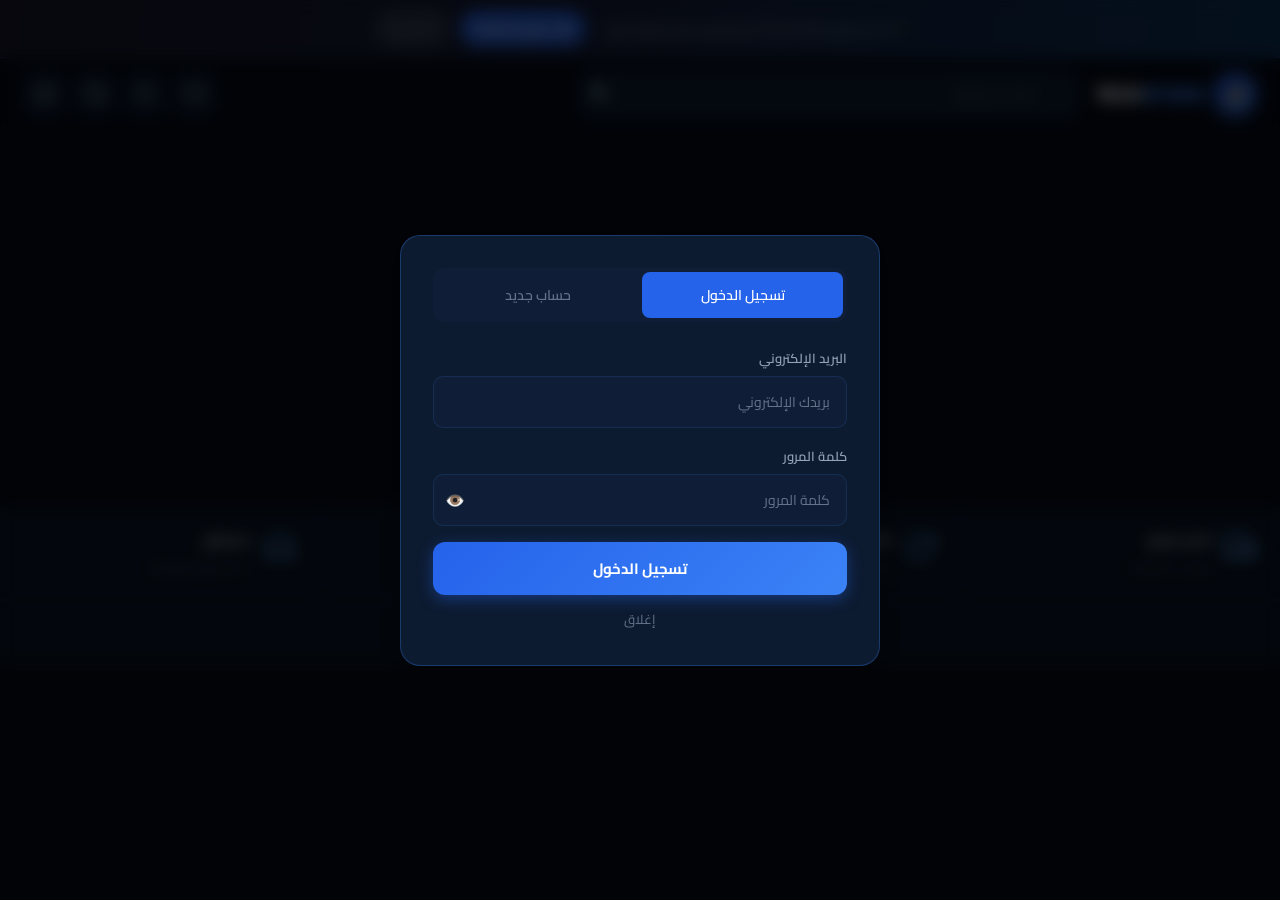
<file: account.html>
<!DOCTYPE html>
<html lang="ar" dir="rtl">
<head>
  <meta charset="UTF-8">
  <meta name="viewport" content="width=device-width, initial-scale=1.0">
  <title>حسابي - TECHSTORE</title>
  <link rel="stylesheet" href="css/style.css">
</head>
<body>

<div style="background:linear-gradient(90deg,#1a1a2e,#16213e,#0f3460);padding:10px 20px;text-align:center;border-bottom:1px solid var(--border2);z-index:200;">
  <div style="max-width:1400px;margin:0 auto;display:flex;align-items:center;justify-content:center;gap:20px;flex-wrap:wrap;">
    <span style="color:var(--text2);font-size:13px;">📲 حمل تطبيق TECHSTORE واستمتع بتجربة تسوق أسرع!</span>
    <div style="display:flex;gap:10px;align-items:center;">
      <a href="https://github.com/loay27527-lang/STORE/releases/download/V1.0/_TECH_STORE_19756376.apk" download style="display:inline-flex;align-items:center;gap:6px;background:var(--blue);color:white;padding:6px 14px;border-radius:20px;font-size:12px;font-weight:700;text-decoration:none;">
        <svg viewBox="0 0 24 24" fill="currentColor" width="14" height="14"><path d="M17.05 20.28c-.98.95-2.05.8-3.08.35-1.09-.46-2.09-.48-3.24 0-1.44.62-2.2.44-3.06-.35C2.79 15.25 3.51 7.7 9.05 7.42c1.42.07 2.41.74 3.24.8 1.24-.24 2.43-.93 3.75-.84 1.58.12 2.78.75 3.55 1.9-3.25 1.95-2.48 5.98.66 7.18-.56 1.3-1.13 2.58-3.2 3.82zM12.03 7.25c-.15-2.23 1.66-4.07 3.74-4.25.29 2.58-2.34 4.5-3.74 4.25z"/></svg>
        تحميل Android
      </a>
      <span style="display:inline-flex;align-items:center;gap:6px;background:rgba(255,255,255,0.1);color:var(--text3);padding:6px 14px;border-radius:20px;font-size:12px;font-weight:700;border:1px solid rgba(255,255,255,0.15);">iOS قريباً</span>
    </div>
  </div>
</div>

<div id="header-placeholder"></div>
<div class="ts-page"><div id="accountContent"><div class="ts-loading"><div class="ts-spinner"></div></div></div></div>
<div id="footer-placeholder"></div>

<script src="js/db.js"></script>
<script src="js/components.js"></script>
<script>
let activeTab = 'dashboard';

function render() {
  const user = DB.getUser();
  if (!user) {
    showAuthModal();
    document.getElementById('accountContent').innerHTML = '<div class="ts-empty"><div class="empty-icon" style="font-size:48px">🔐</div><h3>يرجى تسجيل الدخول أولاً</h3><p>سجل دخولك للوصول لحسابك</p></div>';
    return;
  }

  const orders = DB.getOrders(user.id);
  const joinDate = user.joinDate ? new Date(user.joinDate).toLocaleDateString('ar-EG', {month:'long', year:'numeric'}) : '';

  const menuItems = [
    {id:'dashboard', icon:'🏠', label:'لوحة التحكم'},
    {id:'orders', icon:'📦', label:'طلباتي'},
    {id:'wishlist', icon:'❤️', label:'المفضلة'},
    {id:'settings', icon:'⚙️', label:'إعدادات الحساب'},
    {id:'support', icon:'🎧', label:'الدعم والمساعدة'},
  ];

  const avatarHTML = user.avatar
    ? `<img src="${user.avatar}" style="width:100%;height:100%;object-fit:cover;">`
    : `<svg viewBox="0 0 24 24" fill="none" stroke="var(--blue3)" stroke-width="1.5" width="28" height="28"><path d="M20 21v-2a4 4 0 0 0-4-4H8a4 4 0 0 0-4 4v2"/><circle cx="12" cy="7" r="4"/></svg>`;

  const sidebar = `
  <div class="ts-sidebar-menu">
    <div style="padding:20px;border-bottom:1px solid var(--border);">
      <div style="display:flex;align-items:center;gap:12px;">
        <div style="width:56px;height:56px;border-radius:50%;background:var(--bg3);border:2px solid var(--border2);display:flex;align-items:center;justify-content:center;overflow:hidden;flex-shrink:0;">${avatarHTML}</div>
        <div>
          <div style="font-size:15px;font-weight:800;">${user.name}</div>
          <div style="font-size:12px;color:var(--text3);">عضو منذ ${joinDate}</div>
        </div>
      </div>
    </div>
    ${menuItems.map(t => `
      <div class="ts-sidebar-link ${activeTab===t.id?'active':''}" onclick="setTab('${t.id}')">
        <span class="sl-icon">${t.icon}</span> ${t.label}
      </div>
    `).join('')}
    <div class="ts-sidebar-link" style="color:var(--red);" onclick="doLogout()">
      <span class="sl-icon">🚪</span> تسجيل خروج
    </div>
  </div>`;

  let mainContent = '';

  if (activeTab === 'dashboard') {
    const totalSpent = orders.filter(o => o.status !== 'cancelled').reduce((s, o) => s + (o.total || 0), 0);
    const pending = orders.filter(o => ['new','preparing','shipped'].includes(o.status)).length;
    const delivered = orders.filter(o => o.status === 'delivered').length;
    const products = DB.getProducts().slice(0, 4);

    mainContent = `
    <h2 style="font-size:20px;font-weight:900;margin-bottom:20px;">مرحباً بك، ${user.name} 👋</h2>
    <div style="display:grid;grid-template-columns:repeat(2,1fr);gap:12px;margin-bottom:24px;">
      <div style="background:var(--card);border:1px solid var(--border);border-radius:12px;padding:16px;text-align:center;">
        <div style="font-size:28px;font-weight:900;color:var(--blue3);">${orders.length}</div>
        <div style="font-size:12px;color:var(--text3);">إجمالي الطلبات</div>
      </div>
      <div style="background:var(--card);border:1px solid var(--border);border-radius:12px;padding:16px;text-align:center;">
        <div style="font-size:28px;font-weight:900;color:var(--gold);">${pending}</div>
        <div style="font-size:12px;color:var(--text3);">قيد التوصيل</div>
      </div>
      <div style="background:var(--card);border:1px solid var(--border);border-radius:12px;padding:16px;text-align:center;">
        <div style="font-size:28px;font-weight:900;color:var(--green);">${delivered}</div>
        <div style="font-size:12px;color:var(--text3);">تم التوصيل</div>
      </div>
      <div style="background:var(--card);border:1px solid var(--border);border-radius:12px;padding:16px;text-align:center;">
        <div style="font-size:16px;font-weight:900;color:var(--purple);">${formatPrice(totalSpent)}</div>
        <div style="font-size:12px;color:var(--text3);">إجمالي الإنفاق</div>
      </div>
    </div>

    <h3 style="font-size:16px;font-weight:800;margin-bottom:12px;">آخر الطلبات</h3>
    ${orders.length === 0
      ? '<div style="color:var(--text3);text-align:center;padding:24px;background:var(--card);border-radius:12px;border:1px solid var(--border);">لا توجد طلبات بعد</div>'
      : orders.slice().reverse().slice(0, 4).map(o => {
          const [label] = statusLabel(o.status);
          const img = o.items && o.items[0] ? o.items[0].img : '';
          return `
          <div style="background:var(--card);border:1px solid var(--border);border-radius:12px;padding:14px;margin-bottom:10px;display:flex;align-items:center;gap:12px;cursor:pointer;" onclick="setTab('orders')">
            <img src="${img}" style="width:48px;height:48px;object-fit:cover;border-radius:8px;flex-shrink:0;" onerror="this.src='https://placehold.co/48x48/0D1B30/60A5FA?text=📦'">
            <div style="flex:1;min-width:0;">
              <div style="font-size:13px;font-weight:700;">#${String(o.id).slice(-6)}</div>
              <div style="font-size:11px;color:var(--text3);">${(o.items||[]).length} منتج | ${new Date(o.date).toLocaleDateString('ar-EG')}</div>
            </div>
            <div style="text-align:left;flex-shrink:0;">
              <div style="font-size:13px;font-weight:800;color:var(--blue3);">${formatPrice(o.total)}</div>
              <span class="ts-status ts-status-${o.status}">${label}</span>
            </div>
          </div>`;
        }).join('')
    }

    <div style="margin-top:24px;">
      <div class="ts-section-title" style="margin-bottom:16px;">منتجات قد تعجبك <a href="products.html">عرض المزيد</a></div>
      <div class="ts-grid">
        ${products.map(p => `
        <div class="ts-product-card">
          <div class="ts-product-img"><a href="product.html?id=${p.id}"><img src="${p.images[0]}" onerror="this.src='https://placehold.co/300x220/0D1B30/60A5FA?text=📦'"></a></div>
          <div class="ts-product-body">
            <a href="product.html?id=${p.id}" style="text-decoration:none;color:inherit"><div class="ts-product-name">${p.name}</div></a>
            <div class="ts-product-price"><span class="ts-price">${formatPrice(p.price)}</span></div>
            <button class="ts-btn ts-btn-primary ts-btn-full ts-btn-sm" onclick="DB.addToCart(${p.id});showToast('تمت الإضافة 🛒');openCart()">🛒 أضف للسلة</button>
          </div>
        </div>`).join('')}
      </div>
    </div>`;

  } else if (activeTab === 'orders') {
    mainContent = `
    <h2 style="font-size:20px;font-weight:900;margin-bottom:20px;">📦 طلباتي</h2>
    ${orders.length === 0
      ? '<div class="ts-empty"><div class="empty-icon" style="font-size:48px">📦</div><h3>لا توجد طلبات</h3><p>لم تقم بأي طلبات بعد</p><a href="products.html" class="ts-btn ts-btn-primary">تسوق الآن</a></div>'
      : orders.slice().reverse().map(o => {
          const [label] = statusLabel(o.status);
          return `
          <div style="background:var(--card);border:1px solid var(--border);border-radius:16px;padding:20px;margin-bottom:16px;">
            <div style="display:flex;align-items:center;justify-content:space-between;margin-bottom:12px;flex-wrap:wrap;gap:8px;">
              <div>
                <div style="font-size:16px;font-weight:800;">طلب #${String(o.id).slice(-6)}</div>
                <div style="font-size:12px;color:var(--text3);">${new Date(o.date).toLocaleDateString('ar-EG',{weekday:'long',year:'numeric',month:'long',day:'numeric'})}</div>
              </div>
              <div style="text-align:left;">
                <div style="font-size:18px;font-weight:900;color:var(--blue3);">${formatPrice(o.total)}</div>
                <span class="ts-status ts-status-${o.status}">${label}</span>
              </div>
            </div>
            <div style="display:flex;gap:8px;overflow-x:auto;padding-bottom:4px;">
              ${(o.items||[]).map(item => `
              <div style="display:flex;align-items:center;gap:8px;background:var(--bg3);border-radius:8px;padding:8px;min-width:140px;flex-shrink:0;">
                <img src="${item.img||''}" style="width:36px;height:36px;object-fit:cover;border-radius:6px;" onerror="this.src='https://placehold.co/36x36/0D1B30/60A5FA?text=📦'">
                <div><div style="font-size:11px;font-weight:600;">${item.name}</div><div style="font-size:11px;color:var(--blue3);">${formatPrice(item.price)} × ${item.qty}</div></div>
              </div>`).join('')}
            </div>
            ${o.shipping ? `<div style="margin-top:12px;padding:10px;background:var(--bg3);border-radius:8px;font-size:12px;color:var(--text3);">📍 ${o.shipping.address||''}, ${o.shipping.area||''}, ${o.shipping.city||''} | 📞 ${o.shipping.phone||''}</div>` : ''}
          </div>`;
        }).join('')
    }`;

  } else if (activeTab === 'wishlist') {
    const wProducts = DB.getWishlist().map(id => DB.getProduct(id)).filter(Boolean);
    mainContent = `
    <h2 style="font-size:20px;font-weight:900;margin-bottom:20px;">❤️ المفضلة</h2>
    ${wProducts.length === 0
      ? '<div class="ts-empty"><div class="empty-icon" style="font-size:48px">🤍</div><h3>المفضلة فارغة</h3><p>أضف منتجات تعجبك</p><a href="products.html" class="ts-btn ts-btn-primary">تصفح المنتجات</a></div>'
      : `<div class="ts-grid">${wProducts.map(p => `
        <div class="ts-product-card">
          <div class="ts-product-img">
            <a href="product.html?id=${p.id}"><img src="${p.images[0]}" onerror="this.src='https://placehold.co/300x220/0D1B30/60A5FA?text=📦'"></a>
            <div class="ts-wish-btn active" onclick="DB.toggleWishlist(${p.id});render()">❤️</div>
          </div>
          <div class="ts-product-body">
            <a href="product.html?id=${p.id}" style="text-decoration:none;color:inherit"><div class="ts-product-name">${p.name}</div></a>
            <div class="ts-product-price"><span class="ts-price">${formatPrice(p.price)}</span></div>
            <button class="ts-btn ts-btn-primary ts-btn-full ts-btn-sm" onclick="DB.addToCart(${p.id});showToast('تمت الإضافة 🛒');openCart()">🛒 أضف للسلة</button>
          </div>
        </div>`).join('')}</div>`}`;

  } else if (activeTab === 'settings') {
    const av = user.avatar ? `<img src="${user.avatar}" style="width:100%;height:100%;object-fit:cover;">` : `<svg viewBox="0 0 24 24" fill="none" stroke="var(--blue3)" stroke-width="1.5" width="36" height="36"><path d="M20 21v-2a4 4 0 0 0-4-4H8a4 4 0 0 0-4 4v2"/><circle cx="12" cy="7" r="4"/></svg>`;
    mainContent = `
    <h2 style="font-size:20px;font-weight:900;margin-bottom:20px;">⚙️ إعدادات الحساب</h2>
    <div style="background:var(--card);border:1px solid var(--border);border-radius:16px;padding:24px;">
      <div style="text-align:center;margin-bottom:24px;">
        <div style="width:80px;height:80px;border-radius:50%;background:var(--bg3);border:2px solid var(--border2);display:flex;align-items:center;justify-content:center;margin:0 auto 12px;overflow:hidden;">${av}</div>
        <button class="ts-btn ts-btn-outline ts-btn-sm" onclick="document.getElementById('avatarInput').click()">📷 تغيير الصورة</button>
        <input type="file" id="avatarInput" accept="image/*" style="display:none" onchange="uploadAvatar(this)">
      </div>
      <div class="ts-form-group"><label>الاسم الكامل</label><input type="text" class="ts-input" id="editName" value="${user.name}"></div>
      <div class="ts-form-group"><label>البريد الإلكتروني</label><input type="email" class="ts-input" id="editEmail" value="${user.email}"></div>
      <div class="ts-form-group"><label>رقم الهاتف</label><input type="tel" class="ts-input" id="editPhone" value="${user.phone||''}"></div>
      <div class="ts-form-group"><label>كلمة مرور جديدة (اتركها فارغة إن لم ترد التغيير)</label><input type="password" class="ts-input" id="editPw" placeholder="كلمة مرور جديدة"></div>
      <button class="ts-btn ts-btn-primary ts-btn-full" onclick="saveSettings()">💾 حفظ التغييرات</button>
    </div>`;

  } else if (activeTab === 'support') {
    mainContent = `
    <h2 style="font-size:20px;font-weight:900;margin-bottom:20px;">🎧 الدعم والمساعدة</h2>
    <div style="background:var(--card);border:1px solid var(--border);border-radius:16px;padding:24px;text-align:center;">
      <div style="font-size:48px;margin-bottom:16px;">💬</div>
      <h3 style="margin-bottom:8px;">تحتاج مساعدة؟</h3>
      <p style="color:var(--text3);margin-bottom:20px;">فريق الدعم متاح 24/7 للرد على استفساراتك</p>
      <a href="chat.html" class="ts-btn ts-btn-primary">ابدأ محادثة</a>
    </div>`;
  }

  document.getElementById('accountContent').innerHTML = `
  <div class="ts-profile-layout">
    ${sidebar}
    <div>${mainContent}</div>
  </div>`;
}

function setTab(tab) {
  activeTab = tab;
  render();
  window.scrollTo(0, 0);
}

function doLogout() {
  DB.logout();
  location.href = 'index.html';
}

async function uploadAvatar(input) {
  const file = input.files[0];
  if (!file) return;
  const reader = new FileReader();
  reader.onload = async (e) => {
    const user = DB.getUser();
    if (!user) return;
    user.avatar = e.target.result;
    await DB.updateUser(user);
    showToast('تم تحديث الصورة ✅');
    render();
  };
  reader.readAsDataURL(file);
}

async function saveSettings() {
  const user = DB.getUser();
  if (!user) return;
  const name = document.getElementById('editName').value.trim();
  const email = document.getElementById('editEmail').value.trim();
  const phone = document.getElementById('editPhone').value.trim();
  const pw = document.getElementById('editPw').value;
  if (!name || !email) { showToast('يرجى ملء الاسم والبريد الإلكتروني', 'error'); return; }
  user.name = name;
  user.email = email;
  user.phone = phone;
  if (pw) user.password = pw;
  await DB.updateUser(user);
  showToast('تم حفظ التغييرات ✅');
  render();
}

window.setTab = setTab;
window.doLogout = doLogout;
window.uploadAvatar = uploadAvatar;
window.saveSettings = saveSettings;

document.addEventListener('DOMContentLoaded', async () => {
  await initPage();
  render();
});
</script>
</body>
</html>
</file>
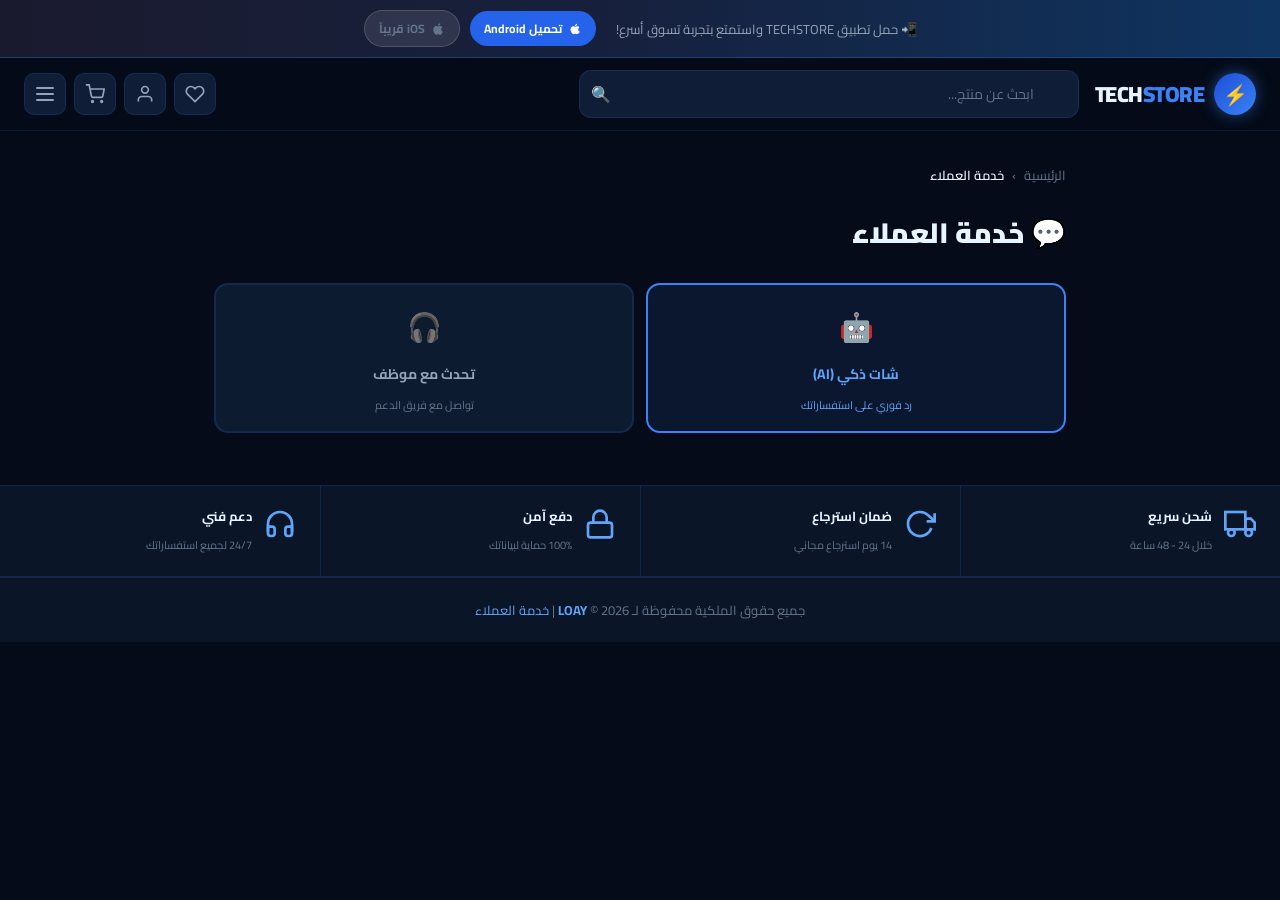
<file: chat.html>
<!DOCTYPE html>
<html lang="ar" dir="rtl">
<head>
  <meta charset="UTF-8">
  <meta name="viewport" content="width=device-width, initial-scale=1.0">
  <title>خدمة العملاء - TECHSTORE</title>
  <link rel="stylesheet" href="css/style.css">
</head>
<body>

<!-- App Download Bar -->
<div style="background:linear-gradient(90deg,#1a1a2e,#16213e,#0f3460);padding:10px 20px;text-align:center;border-bottom:1px solid var(--border2);position:relative;z-index:200;">
  <div style="max-width:1400px;margin:0 auto;display:flex;align-items:center;justify-content:center;gap:20px;flex-wrap:wrap;">
    <span style="color:var(--text2);font-size:13px;">📲 حمل تطبيق TECHSTORE واستمتع بتجربة تسوق أسرع!</span>
    <div style="display:flex;gap:10px;align-items:center;">
      <a href="https://github.com/loay27527-lang/STORE/releases/download/V1.0/_TECH_STORE_19756376.apk" download style="display:inline-flex;align-items:center;gap:6px;background:var(--blue);color:white;padding:6px 14px;border-radius:20px;font-size:12px;font-weight:700;text-decoration:none;transition:all 0.2s;" onmouseover="this.style.transform='scale(1.05)'" onmouseout="this.style.transform='scale(1)'">
        <svg viewBox="0 0 24 24" fill="currentColor" width="14" height="14"><path d="M17.05 20.28c-.98.95-2.05.8-3.08.35-1.09-.46-2.09-.48-3.24 0-1.44.62-2.2.44-3.06-.35C2.79 15.25 3.51 7.7 9.05 7.42c1.42.07 2.41.74 3.24.8 1.24-.24 2.43-.93 3.75-.84 1.58.12 2.78.75 3.55 1.9-3.25 1.95-2.48 5.98.66 7.18-.56 1.3-1.13 2.58-3.2 3.82zM12.03 7.25c-.15-2.23 1.66-4.07 3.74-4.25.29 2.58-2.34 4.5-3.74 4.25z"/></svg>
        تحميل Android
      </a>
      <span style="display:inline-flex;align-items:center;gap:6px;background:rgba(255,255,255,0.1);color:var(--text3);padding:6px 14px;border-radius:20px;font-size:12px;font-weight:700;border:1px solid rgba(255,255,255,0.15);">
        <svg viewBox="0 0 24 24" fill="currentColor" width="14" height="14"><path d="M18.71 19.5c-.83 1.24-1.71 2.45-3.05 2.47-1.34.03-1.77-.79-3.29-.79-1.53 0-2 .77-3.27.82-1.31.05-2.3-1.32-3.14-2.53C4.25 17 2.94 12.45 4.7 9.39c.87-1.52 2.43-2.48 4.12-2.51 1.28-.02 2.5.87 3.29.87.78 0 2.26-1.07 3.8-.91.65.03 2.47.26 3.64 1.98-.09.06-2.17 1.28-2.15 3.81.03 3.02 2.65 4.03 2.68 4.04-.03.07-.42 1.44-1.38 2.83M13 3.5c.73-.83 1.94-1.46 2.94-1.5.13 1.17-.34 2.35-1.04 3.19-.69.85-1.83 1.51-2.95 1.42-.15-1.15.41-2.35 1.05-3.11z"/></svg>
        iOS قريباً
      </span>
    </div>
  </div>
</div>

<div id="header-placeholder"></div>

<div class="ts-page" style="max-width:900px;">
  <div class="ts-breadcrumb"><a href="index.html">الرئيسية</a> › <span>خدمة العملاء</span></div>
  <div class="ts-page-title">💬 خدمة العملاء</div>

  <!-- Mode Selection -->
  <div id="modeSelect">
    <div class="ts-chat-tabs">
      <button class="ts-chat-tab-btn active" onclick="startChat('ai')" id="aiTabBtn">
        <span class="tab-icon">🤖</span>
        شات ذكي (AI)
        <small>رد فوري على استفساراتك</small>
      </button>
      <button class="ts-chat-tab-btn" onclick="startChat('human')" id="humanTabBtn">
        <span class="tab-icon">🎧</span>
        تحدث مع موظف
        <small>تواصل مع فريق الدعم</small>
      </button>
    </div>
  </div>

  <!-- Chat Interface -->
  <div id="chatInterface" style="display:none">
    <div style="display:flex;align-items:center;gap:10px;margin-bottom:16px;background:var(--card);border:1px solid var(--border);border-radius:12px;padding:12px 16px;">
      <div id="chatAgentAvatar" style="width:38px;height:38px;border-radius:50%;background:var(--blue);display:flex;align-items:center;justify-content:center;font-size:18px;">🤖</div>
      <div>
        <div style="font-size:14px;font-weight:700;" id="chatAgentName">TECH AI</div>
        <div style="font-size:12px;color:var(--green);">● متصل الآن</div>
      </div>
      <button class="ts-btn ts-btn-outline ts-btn-sm" onclick="resetChat()" style="margin-right:auto;">← رجوع</button>
    </div>

    <div class="ts-chat-messages" id="chatMessages" style="max-height:450px;min-height:300px;background:var(--card);border:1px solid var(--border);border-radius:16px;padding:16px;overflow-y:auto;"></div>

    <div class="ts-chat-input-wrap">
      <button style="background:none;border:none;color:var(--text3);cursor:pointer;font-size:20px;" title="مرفق">📎</button>
      <input type="text" class="ts-chat-input" id="chatInput" placeholder="اكتب رسالتك هنا..." onkeydown="if(event.key==='Enter'&&!event.shiftKey){event.preventDefault();sendMsg();}">
      <button class="ts-chat-send" onclick="sendMsg()">➤</button>
    </div>
  </div>
</div>

<div id="footer-placeholder"></div>

<script src="js/db.js"></script>
<script src="js/components.js"></script>
<script>
let chatMode = 'ai';
let chatHistory = [];
let isTyping = false;
let sessionId = 'session_' + Date.now();
let userName = 'زائر';

// Save message to localStorage for admin to see
function saveMsg(from, text) {
  if (from === 'bot') return; // only save user msgs + admin replies
  const allMsgs = JSON.parse(localStorage.getItem('ts_chat_msgs') || '[]');
  const user = DB.getUser();
  if (user) userName = user.name;
  allMsgs.push({ sessionId, from: 'user', text, time: Date.now(), read: false, userName });
  localStorage.setItem('ts_chat_msgs', JSON.stringify(allMsgs));
}

// Poll for admin replies
function pollAdminReplies() {
  if (chatMode !== 'human') return;
  const replies = JSON.parse(localStorage.getItem('ts_admin_replies') || '{}');
  const myReplies = replies[sessionId] || [];
  const shown = parseInt(localStorage.getItem('ts_shown_' + sessionId) || '0');
  if (myReplies.length > shown) {
    for (let i = shown; i < myReplies.length; i++) {
      addMsg('bot', myReplies[i].text, 'موظف الدعم');
    }
    localStorage.setItem('ts_shown_' + sessionId, myReplies.length);
  }
}
setInterval(pollAdminReplies, 3000);

function getSystemPrompt() {
  const products = DB.getProducts().map(p => ({name: p.name, price: p.price, category: p.category, rating: p.rating, stock: p.stock}));
  return `أنت مساعد خدمة عملاء ذكي لمتجر TECHSTORE، أكبر متجر للإلكترونيات في مصر.

معلومات المتجر:
- نبيع: هواتف، لابتوبات، سماعات، شاشات، أجهزة لوحية، إكسسوارات
- الضمان: سنة كاملة على جميع المنتجات ضد عيوب التصنيع
- التوصيل: 24-48 ساعة، مجاني للطلبات فوق 500 جنيه
- الإرجاع: 14 يوم بدون أي أسئلة
- الدفع: عند الاستلام، بطاقة ائتمانية، محافظ رقمية
- الدعم: متاح 24/7

المنتجات المتاحة حالياً: ${JSON.stringify(products)}

تعليمات:
- رد دائماً بالعربية بشكل ودي ومهني
- أجب على أسئلة المنتجات والطلبات والشحن والضمان
- إذا سأل عن منتج معين أعطه السعر والتفاصيل
- اذكر الأسعار بالجنيه المصري
- كن مختصراً ومفيداً
- إذا طلب المستخدم التحدث مع موظف حقيقي أخبره أنك ستحوله
- لا تتحدث عن مواضيع خارج نطاق المتجر`;
}

function startChat(mode) {
  chatMode = mode;
  document.getElementById('modeSelect').style.display = 'none';
  document.getElementById('chatInterface').style.display = 'block';

  if (mode === 'ai') {
    document.getElementById('chatAgentAvatar').innerHTML = '<svg viewBox="0 0 36 36" width="36" height="36"><circle cx="18" cy="18" r="18" fill="#1D4ED8"/><rect x="8" y="10" width="20" height="14" rx="3" fill="#93C5FD"/><circle cx="13" cy="17" r="3" fill="#1D4ED8"><animate attributeName="r" values="3;4;3" dur="1.5s" repeatCount="indefinite"/></circle><circle cx="23" cy="17" r="3" fill="#1D4ED8"><animate attributeName="r" values="3;4;3" dur="1.5s" begin="0.5s" repeatCount="indefinite"/></circle><rect x="15" y="22" width="6" height="2" rx="1" fill="#1D4ED8"/><line x1="18" y1="10" x2="18" y2="6" stroke="#93C5FD" stroke-width="2"/><circle cx="18" cy="5" r="2" fill="#F59E0B"><animate attributeName="opacity" values="1;0.3;1" dur="1s" repeatCount="indefinite"/></circle></svg>';
    document.getElementById('chatAgentName').textContent = 'TECH AI';
    chatHistory = [];
    addMsg('bot', 'مرحباً بك في TECHSTORE! 👋 أنا المساعد الذكي، كيف يمكنني مساعدتك؟');
  } else {
    sessionId = 'session_' + Date.now();
    document.getElementById('chatAgentAvatar').innerHTML = `<svg viewBox="0 0 80 80" width="38" height="38">
      <circle cx="40" cy="40" r="40" fill="#1D4ED8"/>
      <circle cx="40" cy="30" r="14" fill="#93C5FD"/>
      <ellipse cx="40" cy="72" rx="22" ry="18" fill="#93C5FD"/>
      <circle cx="40" cy="40" r="40" fill="none" stroke="#3B82F6" stroke-width="3">
        <animate attributeName="r" values="40;43;40" dur="2s" repeatCount="indefinite"/>
        <animate attributeName="opacity" values="1;0.5;1" dur="2s" repeatCount="indefinite"/>
      </circle>
    </svg>`;
    document.getElementById('chatAgentName').textContent = 'موظف الدعم';
    addMsg('bot', 'مرحباً بك في TECHSTORE! 😊 اكتب رسالتك وسيرد عليك موظف الدعم قريباً.', 'موظف الدعم');
  }
}

function resetChat() {
  document.getElementById('modeSelect').style.display = 'block';
  document.getElementById('chatInterface').style.display = 'none';
  document.getElementById('chatMessages').innerHTML = '';
  chatHistory = [];
}

function addMsg(type, text, name = null) {
  const messages = document.getElementById('chatMessages');
  const time = new Date().toLocaleTimeString('ar-EG', {hour:'2-digit',minute:'2-digit'});
  const isUser = type === 'user';

  const div = document.createElement('div');
  div.className = `ts-msg ${isUser ? 'user' : 'bot'}`;
  div.innerHTML = `
    ${!isUser ? `<div class="ts-msg-avatar">${chatMode==='ai' ? 
      '<svg viewBox="0 0 36 36" width="36" height="36"><circle cx="18" cy="18" r="18" fill="#1D4ED8"/><rect x="8" y="10" width="20" height="14" rx="3" fill="#93C5FD"/><circle cx="13" cy="17" r="3" fill="#1D4ED8"><animate attributeName="r" values="3;4;3" dur="1.5s" repeatCount="indefinite"/></circle><circle cx="23" cy="17" r="3" fill="#1D4ED8"><animate attributeName="r" values="3;4;3" dur="1.5s" begin="0.5s" repeatCount="indefinite"/></circle><rect x="15" y="22" width="6" height="2" rx="1" fill="#1D4ED8"/><line x1="18" y1="10" x2="18" y2="6" stroke="#93C5FD" stroke-width="2"/><circle cx="18" cy="5" r="2" fill="#F59E0B"><animate attributeName="opacity" values="1;0.3;1" dur="1s" repeatCount="indefinite"/></circle></svg>' 
      : '<svg viewBox="0 0 36 36" width="36" height="36"><circle cx="18" cy="18" r="18" fill="#1D4ED8"/><circle cx="18" cy="14" r="7" fill="#93C5FD"/><ellipse cx="18" cy="32" rx="11" ry="9" fill="#93C5FD"/><circle cx="18" cy="18" r="18" fill="none" stroke="#3B82F6" stroke-width="2"><animate attributeName="r" values="18;20;18" dur="2s" repeatCount="indefinite"/><animate attributeName="opacity" values="1;0;1" dur="2s" repeatCount="indefinite"/></circle></svg>'
    }</div>` : ''}
    <div>
      ${!isUser && name ? `<div style="font-size:11px;color:var(--blue3);font-weight:700;margin-bottom:4px;">${name}${chatMode==='ai' ? ' <span style=\'background:var(--blue);color:white;font-size:9px;padding:1px 6px;border-radius:4px;\'>AI</span>' : ''}</div>` : ''}
      <div class="ts-msg-bubble">${text.replace(/\n/g, '<br>')}</div>
      <div class="ts-msg-time">${time}</div>
    </div>
    ${isUser ? '<div class="ts-msg-avatar" style="background:var(--purple);">👤</div>' : ''}
  `;
  messages.appendChild(div);
  messages.scrollTop = messages.scrollHeight;
}

function showTyping() {
  const messages = document.getElementById('chatMessages');
  const div = document.createElement('div');
  div.className = 'ts-msg bot';
  div.id = 'typingIndicator';
  div.innerHTML = `
    <div class="ts-msg-avatar">${chatMode==='ai' ? '🤖' : '<img src="https://randomuser.me/api/portraits/men/32.jpg" style="width:100%;height:100%;object-fit:cover;border-radius:50%;">'}</div>
    <div class="ts-msg-bubble"><div class="ts-typing"><span></span><span></span><span></span></div></div>
  `;
  messages.appendChild(div);
  messages.scrollTop = messages.scrollHeight;
}

function removeTyping() {
  document.getElementById('typingIndicator')?.remove();
}

// AI via built-in Claude

function getSmartReply(text) {
  const products = DB.getProducts();
  const t = text.toLowerCase();

  // Search for specific product
  for (const p of products) {
    if (t.includes(p.name.toLowerCase()) || p.name.split(' ').some(w => w.length > 3 && t.includes(w.toLowerCase()))) {
      return `${p.name} 📱\n\nالسعر: ${formatPrice(p.price)}${p.oldPrice ? ' (كان ' + formatPrice(p.oldPrice) + ')' : ''}\nالتقييم: ${'★'.repeat(Math.round(p.rating))} (${p.rating})\nالمخزون: ${p.stock > 0 ? 'متوفر ✅' : 'غير متوفر ❌'}\n\n${p.description}\n\nهل تريد إضافته للسلة؟`;
    }
  }

  // Warranty
  if (t.includes('ضمان') || t.includes('guarantee') || t.includes('كفالة')) {
    return 'نعم! جميع منتجاتنا أصلية 100% وتأتي مع ضمان سنة كاملة ضد عيوب التصنيع. 🛡️\nفي حال وجود أي عيب، نستبدل المنتج مجاناً.';
  }

  // Delivery
  if (t.includes('توصيل') || t.includes('شحن') || t.includes('delivery') || t.includes('وصول')) {
    return 'التوصيل يتم خلال 24 إلى 48 ساعة. 🚚\nالشحن مجاني للطلبات فوق 500 جنيه، وتكلفته 60 جنيه للطلبات الأقل.';
  }

  // Return policy
  if (t.includes('إرجاع') || t.includes('استرجاع') || t.includes('رجوع') || t.includes('استبدال')) {
    return 'سياسة الإرجاع لدينا سهلة جداً! 🔄\nيمكنك إرجاع أي منتج خلال 14 يوم من تاريخ الاستلام بدون أي أسئلة أو شروط.';
  }

  // Payment
  if (t.includes('دفع') || t.includes('فلوس') || t.includes('payment') || t.includes('بطاقة') || t.includes('فيزا')) {
    return 'طرق الدفع المتاحة: 💳\n• الدفع عند الاستلام (كاش)\n• بطاقة فيزا/ماستركارد/ميزة\n• Vodafone Cash\n• Orange Cash\n• InstaPay';
  }

  // Price / offers
  if (t.includes('سعر') || t.includes('اسعار') || t.includes('عرض') || t.includes('خصم') || t.includes('تخفيض')) {
    const discounted = products.filter(p => p.discount > 0);
    if (discounted.length > 0) {
      return 'العروض الحالية: 🔥\n' + discounted.map(p => `• ${p.name}: ${formatPrice(p.price)} (خصم ${p.discount}%)`).join('\n');
    }
    return 'أسعارنا تنافسية جداً وتشمل ضماناً كاملاً. تصفح صفحة المنتجات لرؤية جميع الأسعار! 💰';
  }

  // Products list
  if (t.includes('منتج') || t.includes('عندكم') || t.includes('بتبيعوا') || t.includes('موجود')) {
    const cats = [...new Set(products.map(p => p.category))];
    return 'الأقسام المتوفرة لدينا: 📦\n' + cats.map(c => {
      const icons = {phones:'📱',laptops:'💻',headphones:'🎧',screens:'🖥️',tablets:'📟',accessories:'🎮',watches:'⌚'};
      return `${icons[c]||'•'} ${c}`;
    }).join('\n') + '\n\nاذكر اسم المنتج اللي عايزه وهقولك كل التفاصيل!';
  }

  // Greeting
  if (t.includes('مرحبا') || t.includes('اهلا') || t.includes('السلام') || t.includes('هاي') || t.includes('hello')) {
    return 'أهلاً وسهلاً! 👋 أنا المساعد الذكي لـ TECHSTORE.\nيمكنني مساعدتك في:\n• الاستفسار عن أي منتج\n• معرفة أسعار ومواصفات\n• سياسة الضمان والإرجاع\n• معلومات التوصيل والدفع\n\nاسألني عن أي حاجة! 😊';
  }

  // Order status
  if (t.includes('طلب') || t.includes('اوردر') || t.includes('order')) {
    const user = DB.getUser();
    if (user) {
      const orders = DB.getOrders(user.id);
      if (orders.length > 0) {
        const last = orders[orders.length - 1];
        const [label] = statusLabel(last.status);
        return `آخر طلب ليك رقم #${String(last.id).slice(-6)}\nالحالة: ${label}\nالإجمالي: ${formatPrice(last.total)}\n\nلمزيد من التفاصيل، اذهب لصفحة حسابي 👤`;
      }
    }
    return 'لمتابعة طلباتك، ادخل على صفحة "حسابي" من القائمة العلوية. 📦\nأو سجل دخولك أولاً إذا لم تكن مسجلاً.';
  }

  // Default responses
  const defaults = [
    'شكراً على تواصلك! 😊 يمكنني مساعدتك في الاستفسار عن منتجاتنا، الأسعار، الضمان، التوصيل، والدفع. اسألني عن أي حاجة!',
    'أهلاً! 👋 اسألني عن أي منتج أو خدمة وسأجاوبك فوراً. يمكنك كتابة اسم المنتج اللي عايز تعرف عنه.',
    'يسعدني مساعدتك! 🌟 هل لديك سؤال عن منتج معين أو تريد معرفة عروضنا الحالية؟',
  ];
  return defaults[Math.floor(Math.random() * defaults.length)];
}

async function sendMsg() {
  const input = document.getElementById('chatInput');
  const text = input.value.trim();
  if (!text || isTyping) return;

  input.value = '';
  addMsg('user', text);
  chatHistory.push({ role: 'user', content: text });
  saveMsg('user', text);

  isTyping = true;
  showTyping();

  if (chatMode === 'ai') {
    try {
      // Check if user wants human agent
      if (text.includes('موظف') || text.includes('شخص') || text.includes('بشري') || text.includes('إنسان')) {
        await new Promise(r => setTimeout(r, 1500));
        removeTyping();
        addMsg('bot', 'حسناً، جاري تحويلك إلى أحد موظفي الدعم... 🔄', 'TECH AI');
        await new Promise(r => setTimeout(r, 2000));
        resetChat();
        startChat('human');
        isTyping = false;
        return;
      }

      // Use smart fallback AI based on keywords
      await new Promise(r => setTimeout(r, 1200));
      removeTyping();
      const reply = getSmartReply(text);
      chatHistory.push({ role: 'assistant', content: reply });
      addMsg('bot', reply, 'TECH AI');
    } catch (err) {
      removeTyping();
      // Fallback responses
      const fallbacks = {
        'ضمان': 'نعم، جميع منتجاتنا أصلية 100% وتأتي مع ضمان سنة كاملة ضد عيوب التصنيع.',
        'توصيل': 'التوصيل يتم خلال 24-48 ساعة، وهو مجاني للطلبات التي تتجاوز 500 جنيه.',
        'إرجاع': 'يمكنك إرجاع المنتج خلال 14 يوم من تاريخ الاستلام بدون أي أسئلة.',
        'سعر': 'أسعارنا تنافسية وتشمل ضماناً كاملاً. تصفح صفحة المنتجات لرؤية جميع الأسعار.',
        'دفع': 'نقبل الدفع عند الاستلام، والبطاقات الائتمانية، والمحافظ الرقمية (Vodafone Cash, Orange Cash).',
      };
      let reply = 'أهلاً! أنا هنا لمساعدتك. هل لديك سؤال عن منتجاتنا أو طلباتك؟';
      for (const [key, val] of Object.entries(fallbacks)) {
        if (text.includes(key)) { reply = val; break; }
      }
      addMsg('bot', reply, 'TECH AI');
    }
  } else {
    // Human agent - save message and wait for admin reply
    await new Promise(r => setTimeout(r, 800));
    removeTyping();
    addMsg('bot', 'تم استلام رسالتك ✅ سيرد عليك موظف الدعم في أقرب وقت ممكن.', 'موظف الدعم');
  }

  isTyping = false;
}

window.startChat = startChat;
window.resetChat = resetChat;
window.sendMsg = sendMsg;

document.addEventListener('DOMContentLoaded', async () => { await initPage(); });
</script>
</body>
</html>
</file>
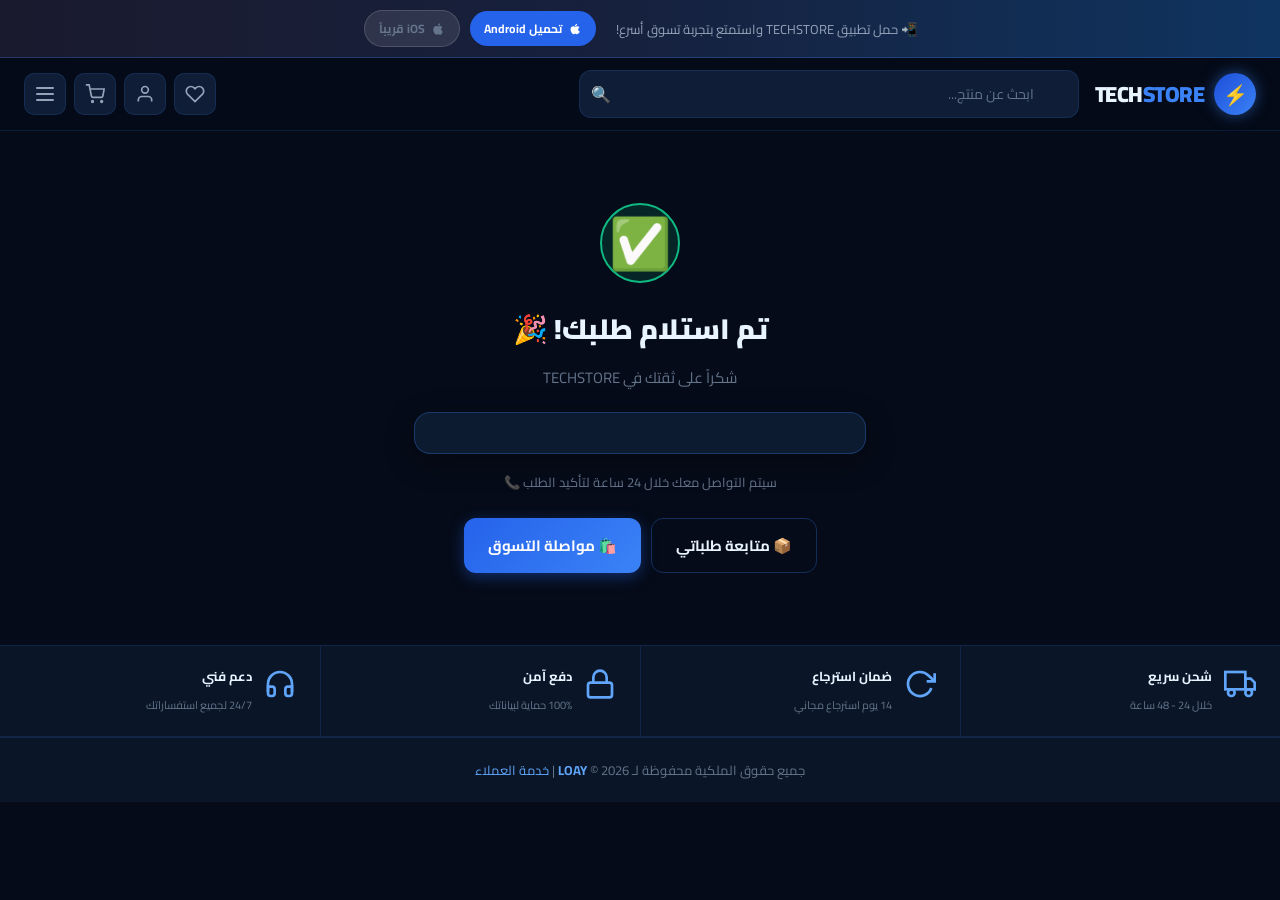
<file: order-success.html>
<!DOCTYPE html>
<html lang="ar" dir="rtl">
<head>
  <meta charset="UTF-8">
  <meta name="viewport" content="width=device-width, initial-scale=1.0">
  <title>تم الطلب - TECHSTORE</title>
  <link rel="stylesheet" href="css/style.css">
</head>
<body>

<!-- App Download Bar -->
<div style="background:linear-gradient(90deg,#1a1a2e,#16213e,#0f3460);padding:10px 20px;text-align:center;border-bottom:1px solid var(--border2);position:relative;z-index:200;">
  <div style="max-width:1400px;margin:0 auto;display:flex;align-items:center;justify-content:center;gap:20px;flex-wrap:wrap;">
    <span style="color:var(--text2);font-size:13px;">📲 حمل تطبيق TECHSTORE واستمتع بتجربة تسوق أسرع!</span>
    <div style="display:flex;gap:10px;align-items:center;">
      <a href="https://github.com/loay27527-lang/STORE/releases/download/V1.0/_TECH_STORE_19756376.apk" download style="display:inline-flex;align-items:center;gap:6px;background:var(--blue);color:white;padding:6px 14px;border-radius:20px;font-size:12px;font-weight:700;text-decoration:none;transition:all 0.2s;" onmouseover="this.style.transform='scale(1.05)'" onmouseout="this.style.transform='scale(1)'">
        <svg viewBox="0 0 24 24" fill="currentColor" width="14" height="14"><path d="M17.05 20.28c-.98.95-2.05.8-3.08.35-1.09-.46-2.09-.48-3.24 0-1.44.62-2.2.44-3.06-.35C2.79 15.25 3.51 7.7 9.05 7.42c1.42.07 2.41.74 3.24.8 1.24-.24 2.43-.93 3.75-.84 1.58.12 2.78.75 3.55 1.9-3.25 1.95-2.48 5.98.66 7.18-.56 1.3-1.13 2.58-3.2 3.82zM12.03 7.25c-.15-2.23 1.66-4.07 3.74-4.25.29 2.58-2.34 4.5-3.74 4.25z"/></svg>
        تحميل Android
      </a>
      <span style="display:inline-flex;align-items:center;gap:6px;background:rgba(255,255,255,0.1);color:var(--text3);padding:6px 14px;border-radius:20px;font-size:12px;font-weight:700;border:1px solid rgba(255,255,255,0.15);">
        <svg viewBox="0 0 24 24" fill="currentColor" width="14" height="14"><path d="M18.71 19.5c-.83 1.24-1.71 2.45-3.05 2.47-1.34.03-1.77-.79-3.29-.79-1.53 0-2 .77-3.27.82-1.31.05-2.3-1.32-3.14-2.53C4.25 17 2.94 12.45 4.7 9.39c.87-1.52 2.43-2.48 4.12-2.51 1.28-.02 2.5.87 3.29.87.78 0 2.26-1.07 3.8-.91.65.03 2.47.26 3.64 1.98-.09.06-2.17 1.28-2.15 3.81.03 3.02 2.65 4.03 2.68 4.04-.03.07-.42 1.44-1.38 2.83M13 3.5c.73-.83 1.94-1.46 2.94-1.5.13 1.17-.34 2.35-1.04 3.19-.69.85-1.83 1.51-2.95 1.42-.15-1.15.41-2.35 1.05-3.11z"/></svg>
        iOS قريباً
      </span>
    </div>
  </div>
</div>

<div id="header-placeholder"></div>

<div class="ts-page">
  <div class="ts-success-page" style="padding:40px 24px;">
    <div class="ts-success-icon success-icon-anim" style="font-size:50px;">✅</div>
    <h1 style="font-size:28px;font-weight:900;margin-bottom:8px;animation:fadeInUp 0.5s 0.3s both;">تم استلام طلبك! 🎉</h1>
    <p style="color:var(--text3);font-size:15px;margin-bottom:20px;animation:fadeInUp 0.5s 0.4s both;">شكراً على ثقتك في TECHSTORE</p>
    
    <div id="orderInfo" style="background:var(--card);border:1px solid var(--border2);border-radius:16px;padding:20px;margin:16px 0;text-align:right;animation:scaleIn 0.5s 0.5s both;box-shadow:0 8px 30px rgba(0,0,0,0.3);">
    </div>

    <div id="orderItems" style="animation:fadeInUp 0.5s 0.6s both;"></div>
    
    <p style="color:var(--text3);font-size:13px;margin:16px 0 24px;animation:fadeInUp 0.5s 0.7s both;">سيتم التواصل معك خلال 24 ساعة لتأكيد الطلب 📞</p>
    <div style="display:flex;gap:10px;justify-content:center;flex-wrap:wrap;animation:fadeInUp 0.5s 0.8s both;">
      <a href="account.html" class="ts-btn ts-btn-outline">📦 متابعة طلباتي</a>
      <a href="index.html" class="ts-btn ts-btn-primary">🛍️ مواصلة التسوق</a>
    </div>
  </div>
</div>

<div id="footer-placeholder"></div>

<script src="js/db.js"></script>
<script src="js/components.js"></script>
<script>
document.addEventListener('DOMContentLoaded', async () => {
  await initPage();
  const orderId = localStorage.getItem('ts_lastOrder');
  if (orderId) {
    const orders = DB.get('ts_orders') || [];
    const order = orders.find(o => o.id == orderId);
    if (order) {
      // Launch confetti
      if (typeof launchConfetti === 'function') launchConfetti();

      const payLabel = order.paymentMethod === 'cod' ? '💵 عند الاستلام' : order.paymentMethod === 'card' ? '💳 بطاقة' : '📱 محفظة رقمية';
      document.getElementById('orderInfo').innerHTML = `
        <div style="display:flex;justify-content:space-between;margin-bottom:10px;padding-bottom:10px;border-bottom:1px solid var(--border);">
          <span style="color:var(--text3);">رقم الطلب</span>
          <span style="font-weight:800;color:var(--blue3);">#${String(order.id).slice(-6)}</span>
        </div>
        <div style="display:flex;justify-content:space-between;margin-bottom:10px;">
          <span style="color:var(--text3);">الإجمالي</span>
          <span style="font-weight:900;font-size:18px;color:var(--blue3);">${formatPrice(order.total)}</span>
        </div>
        <div style="display:flex;justify-content:space-between;margin-bottom:10px;">
          <span style="color:var(--text3);">طريقة الدفع</span>
          <span style="font-weight:600;">${payLabel}</span>
        </div>
        ${order.shipping ? `<div style="display:flex;justify-content:space-between;">
          <span style="color:var(--text3);">التوصيل إلى</span>
          <span style="font-weight:600;text-align:left;max-width:60%;">${order.shipping.fullName} - ${order.shipping.city}</span>
        </div>` : ''}
      `;

      // Show ordered products
      if (order.items && order.items.length) {
        document.getElementById('orderItems').innerHTML = `
          <div style="background:var(--card);border:1px solid var(--border);border-radius:16px;padding:16px;margin-bottom:16px;">
            <div style="font-size:14px;font-weight:800;margin-bottom:12px;">📦 المنتجات المطلوبة</div>
            ${order.items.map(item => `
              <div style="display:flex;align-items:center;gap:12px;padding:10px 0;border-bottom:1px solid var(--border);">
                <img src="${item.img || ''}" style="width:50px;height:50px;object-fit:cover;border-radius:10px;flex-shrink:0;" onerror="this.src='https://placehold.co/50x50/0D1B30/60A5FA?text=📦'">
                <div style="flex:1;text-align:right;">
                  <div style="font-size:13px;font-weight:700;">${item.name}</div>
                  ${item.color ? `<div style="font-size:11px;color:var(--text3);">${item.color}${item.storage ? ' | ' + item.storage : ''}</div>` : ''}
                  <div style="font-size:12px;color:var(--blue3);font-weight:700;margin-top:2px;">${formatPrice(item.price)} × ${item.qty}</div>
                </div>
                <div style="font-size:14px;font-weight:800;color:var(--blue3);flex-shrink:0;">${formatPrice(item.price * item.qty)}</div>
              </div>
            `).join('')}
          </div>`;
      }
    }
  }
});
</script>
</body>
</html>
</file>
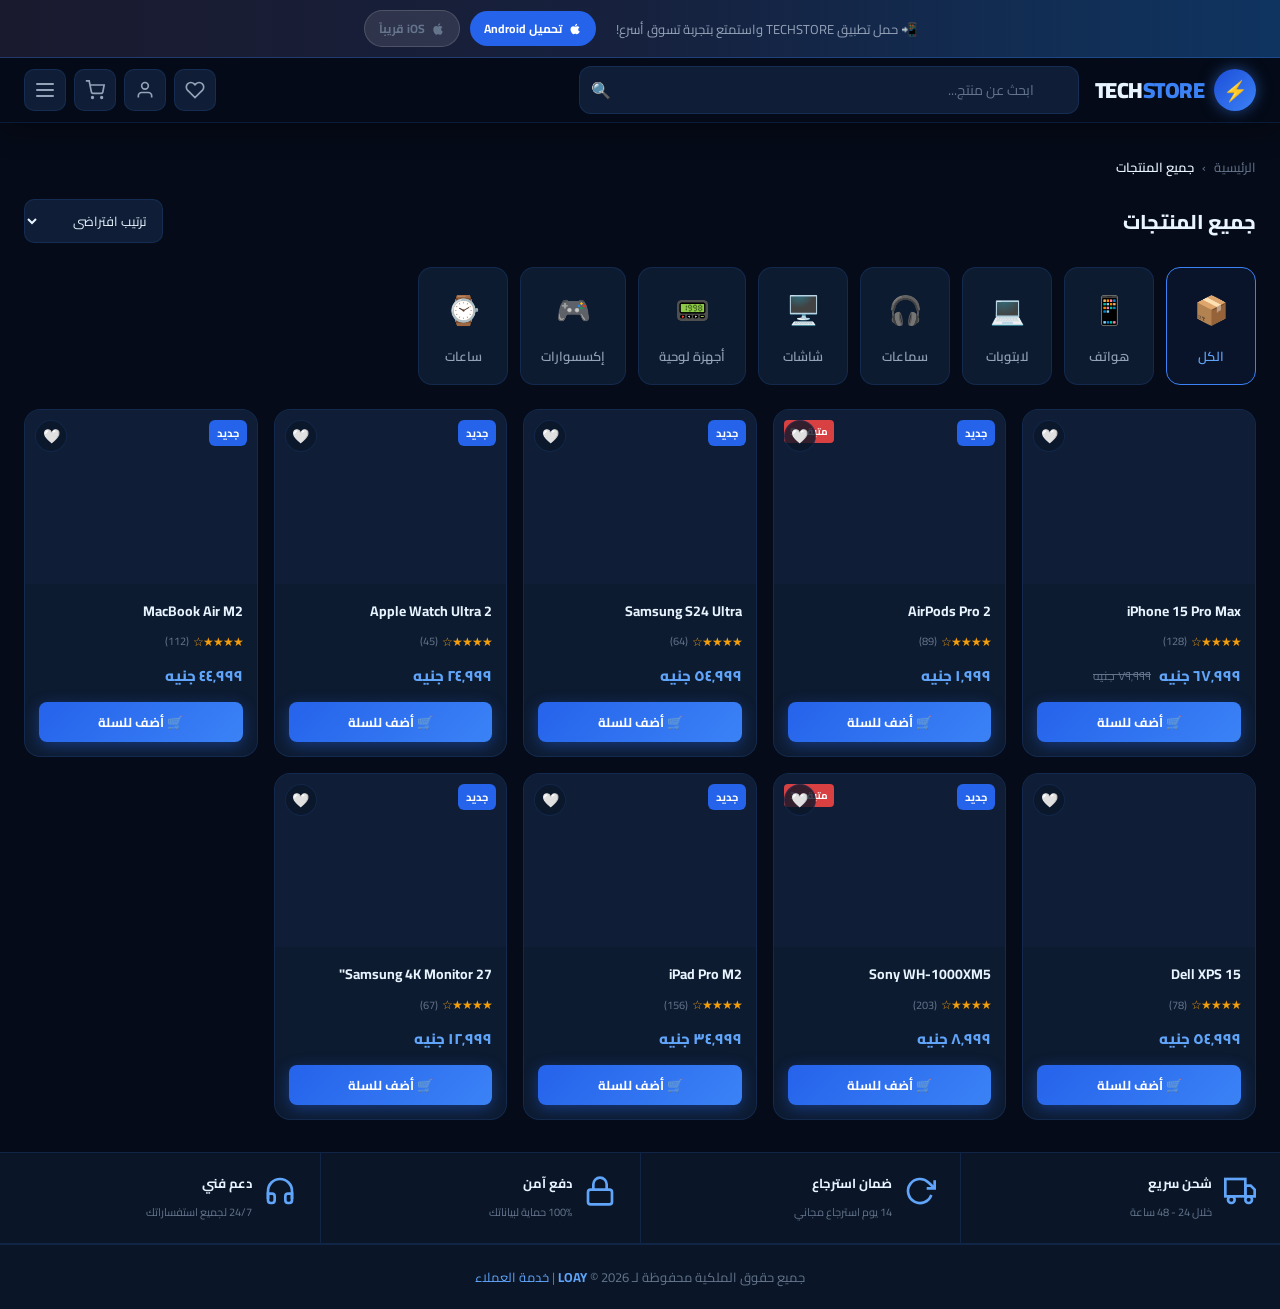
<file: product.html>
<!DOCTYPE html>
<html lang="ar" dir="rtl">
<head>
  <meta charset="UTF-8">
  <meta name="viewport" content="width=device-width, initial-scale=1.0">
  <title>تفاصيل المنتج - TECHSTORE</title>
  <link rel="stylesheet" href="css/style.css">
</head>
<body>

<!-- App Download Bar -->
<div style="background:linear-gradient(90deg,#1a1a2e,#16213e,#0f3460);padding:10px 20px;text-align:center;border-bottom:1px solid var(--border2);z-index:200;">
  <div style="max-width:1400px;margin:0 auto;display:flex;align-items:center;justify-content:center;gap:20px;flex-wrap:wrap;">
    <span style="color:var(--text2);font-size:13px;">📲 حمل تطبيق TECHSTORE واستمتع بتجربة تسوق أسرع!</span>
    <div style="display:flex;gap:10px;align-items:center;">
      <a href="https://github.com/loay27527-lang/STORE/releases/download/V1.0/_TECH_STORE_19756376.apk" download style="display:inline-flex;align-items:center;gap:6px;background:var(--blue);color:white;padding:6px 14px;border-radius:20px;font-size:12px;font-weight:700;text-decoration:none;">
        <svg viewBox="0 0 24 24" fill="currentColor" width="14" height="14"><path d="M17.05 20.28c-.98.95-2.05.8-3.08.35-1.09-.46-2.09-.48-3.24 0-1.44.62-2.2.44-3.06-.35C2.79 15.25 3.51 7.7 9.05 7.42c1.42.07 2.41.74 3.24.8 1.24-.24 2.43-.93 3.75-.84 1.58.12 2.78.75 3.55 1.9-3.25 1.95-2.48 5.98.66 7.18-.56 1.3-1.13 2.58-3.2 3.82zM12.03 7.25c-.15-2.23 1.66-4.07 3.74-4.25.29 2.58-2.34 4.5-3.74 4.25z"/></svg>
        تحميل Android
      </a>
      <span style="display:inline-flex;align-items:center;gap:6px;background:rgba(255,255,255,0.1);color:var(--text3);padding:6px 14px;border-radius:20px;font-size:12px;font-weight:700;border:1px solid rgba(255,255,255,0.15);">iOS قريباً</span>
    </div>
  </div>
</div>

<div id="header-placeholder"></div>

<div class="ts-page" id="productPage">
  <div class="ts-loading"><div class="ts-spinner"></div> جاري التحميل...</div>
</div>

<div id="footer-placeholder"></div>

<script src="js/db.js"></script>
<script src="js/components.js"></script>
<script>
let product = null;
let selectedColor = null;
let selectedStorage = null;
let qty = 1;
let currentImg = 0;

function getPrice() {
  let price = product.price;
  if (selectedStorage) {
    const s = product.storage.find(s => s.size === selectedStorage);
    if (s) price += s.price;
  }
  if (selectedColor) {
    const c = product.colors.find(c => c.name === selectedColor);
    if (c) price += c.price;
  }
  return price;
}

function render() {
  const wished = DB.isWishlisted(product.id);
  const reviews = DB.getReviews(product.id);
  const avgRating = reviews.length ? (reviews.reduce((s, r) => s + r.rating, 0) / reviews.length) : product.rating;

  document.getElementById('productPage').innerHTML = `
  <div class="ts-breadcrumb">
    <a href="index.html">الرئيسية</a> ›
    <a href="products.html">المنتجات</a> ›
    <a href="products.html?cat=${product.category}">الفئة</a> ›
    <span>${product.name}</span>
  </div>

  <div class="ts-product-detail">
    <!-- Images -->
    <div>
      <div class="ts-main-img ts-img-slider" id="mainImgWrap">
        <img src="${product.images[currentImg]}" alt="${product.name}" id="mainImg" onerror="this.src='https://placehold.co/500x400/0D1B30/60A5FA?text=📦'">
        ${product.images.length > 1 ? `
          <div class="ts-img-arrow prev" onclick="prevImg()">›</div>
          <div class="ts-img-arrow next" onclick="nextImg()">‹</div>
        ` : ''}
        ${product.discount ? `<div class="ts-discount-badge" style="top:16px;right:16px;">${product.discount}% خصم</div>` : ''}
      </div>
      ${product.images.length > 1 ? `
        <div class="ts-thumb-list" id="thumbList">
          ${product.images.map((img, i) => `
            <div class="ts-thumb ${i===0?'active':''}" onclick="selectImg(${i})" id="thumb_${i}">
              <img src="${img}" alt="" onerror="this.src='https://placehold.co/60x60/0D1B30/60A5FA?text=📦'">
            </div>
          `).join('')}
        </div>
      ` : ''}
    </div>

    <!-- Details -->
    <div>
      ${product.featured ? '<div style="display:inline-block;background:rgba(245,158,11,0.2);border:1px solid var(--gold);color:var(--gold);font-size:12px;font-weight:700;padding:3px 10px;border-radius:20px;margin-bottom:12px;">🔥 الأكثر مبيعاً</div>' : ''}
      <h1 style="font-size:28px;font-weight:900;margin-bottom:10px;">${product.name}</h1>
      <div style="display:flex;align-items:center;gap:8px;margin-bottom:16px;">
        <span style="color:var(--gold);font-size:18px;">${renderStars(avgRating)}</span>
        <span style="font-weight:700;">${avgRating.toFixed(1)}</span>
        <span style="color:var(--text3);font-size:13px;">(${reviews.length} تقييم)</span>
      </div>

      <div style="margin-bottom:20px;">
        <div style="font-size:36px;font-weight:900;color:var(--blue3);" id="currentPrice">${formatPrice(getPrice())}</div>
        ${product.oldPrice ? `
          <div style="display:flex;align-items:center;gap:8px;margin-top:4px;">
            <span style="color:var(--text3);font-size:16px;text-decoration:line-through;">${formatPrice(product.oldPrice)}</span>
            <span style="color:var(--green);font-size:13px;font-weight:700;">وفر ${formatPrice(product.oldPrice - product.price)} (${product.discount}%)</span>
          </div>
        ` : ''}
      </div>

      <p style="color:var(--text2);font-size:14px;line-height:1.8;margin-bottom:20px;">${product.description}</p>

      ${product.colors.length > 0 ? `
        <div style="margin-bottom:16px;">
          <div style="font-size:13px;font-weight:700;color:var(--text2);margin-bottom:8px;">اختر اللون</div>
          <div class="ts-color-opts" id="colorOpts">
            ${product.colors.map((c, i) => `
              <div class="ts-color-opt ${i===0?'active':''}" onclick="selectColor('${c.name}', this)">
                <div class="ts-color-dot" style="background:${c.hex};"></div>
                ${c.name}${c.price > 0 ? ' (+' + formatPrice(c.price) + ')' : ''}
              </div>
            `).join('')}
          </div>
        </div>
      ` : ''}

      ${product.storage.length > 0 ? `
        <div style="margin-bottom:16px;">
          <div style="font-size:13px;font-weight:700;color:var(--text2);margin-bottom:8px;">اختر السعة</div>
          <div class="ts-storage-opts" id="storageOpts">
            ${product.storage.map((s, i) => `
              <div class="ts-storage-opt ${i===0?'active':''}" onclick="selectStorage('${s.size}', this)">
                ${s.size}${s.price > 0 ? ' (+' + formatPrice(s.price) + ')' : ''}
              </div>
            `).join('')}
          </div>
        </div>
      ` : ''}

      <div style="display:flex;align-items:center;gap:16px;margin-bottom:20px;">
        <div class="ts-qty-lg">
          <button class="ts-qty-lg-btn" onclick="changeQty(-1)">−</button>
          <span class="ts-qty-lg-val" id="qtyVal">1</span>
          <button class="ts-qty-lg-btn" onclick="changeQty(1)">+</button>
        </div>
        <span style="font-size:13px;color:${product.stock > 5 ? 'var(--green)' : product.stock > 0 ? 'var(--gold)' : 'var(--red)'}">
          ${product.stock > 5 ? '✅ متوفر' : product.stock > 0 ? `⚠️ متبقي ${product.stock} فقط` : '❌ غير متوفر'}
        </span>
      </div>

      <div style="display:flex;gap:10px;margin-bottom:16px;flex-wrap:wrap;">
        <button class="ts-btn ts-btn-primary" style="flex:1;font-size:16px;" onclick="addToCart()" ${product.stock===0?'disabled':''}>
          🛒 أضف إلى السلة
        </button>
        <button class="ts-btn ts-btn-outline ${wished?'':'text-red'}" id="wishBtn" onclick="toggleWish()">
          ${wished ? '❤️' : '🤍'} المفضلة
        </button>
      </div>

      <!-- Delivery info -->
      <div style="background:var(--card);border:1px solid var(--border);border-radius:12px;padding:16px;">
        <div style="display:grid;grid-template-columns:1fr 1fr;gap:12px;">
          <div style="display:flex;align-items:center;gap:8px;">
            <span style="font-size:20px;">🚚</span>
            <div><div style="font-size:12px;font-weight:700;">توصيل مجاني</div><div style="font-size:11px;color:var(--text3);">للطلبات فوق 500 جنيه</div></div>
          </div>
          <div style="display:flex;align-items:center;gap:8px;">
            <span style="font-size:20px;">🛡️</span>
            <div><div style="font-size:12px;font-weight:700;">ضمان سنة كاملة</div><div style="font-size:11px;color:var(--text3);">ضمان عيوب التصنيع</div></div>
          </div>
          <div style="display:flex;align-items:center;gap:8px;">
            <span style="font-size:20px;">🔄</span>
            <div><div style="font-size:12px;font-weight:700;">إرجاع 14 يوم</div><div style="font-size:11px;color:var(--text3);">إرجاع سهل بدون أي أسئلة</div></div>
          </div>
          <div style="display:flex;align-items:center;gap:8px;">
            <span style="font-size:20px;">💳</span>
            <div><div style="font-size:12px;font-weight:700;">الدفع عند الاستلام</div><div style="font-size:11px;color:var(--text3);">ادفع عند استلام المنتج</div></div>
          </div>
        </div>
      </div>
    </div>
  </div>

  <!-- Reviews Section -->
  <div style="margin-top:40px;">
    <div style="background:var(--card);border:1px solid var(--border);border-radius:16px;padding:24px;margin-bottom:24px;">
      <h3 style="font-size:18px;font-weight:800;margin-bottom:20px;">تقييمات العملاء (${reviews.length})</h3>

      <div style="display:grid;grid-template-columns:auto 1fr;gap:24px;align-items:center;margin-bottom:24px;">
        <div style="text-align:center;">
          <div style="font-size:48px;font-weight:900;color:var(--blue3);">${avgRating.toFixed(1)}</div>
          <div style="color:var(--gold);font-size:20px;">${renderStars(avgRating)}</div>
          <div style="color:var(--text3);font-size:12px;">${reviews.length} تقييم</div>
        </div>
        <div>
          ${[5,4,3,2,1].map(star => {
            const count = reviews.filter(r => r.rating === star).length;
            const pct = reviews.length ? Math.round(count/reviews.length*100) : 0;
            return `
            <div style="display:flex;align-items:center;gap:8px;margin-bottom:6px;">
              <span style="color:var(--gold);font-size:12px;width:40px;">${star} ★</span>
              <div style="flex:1;height:6px;background:var(--bg3);border-radius:3px;">
                <div style="width:${pct}%;height:100%;background:var(--gold);border-radius:3px;"></div>
              </div>
              <span style="font-size:12px;color:var(--text3);width:30px;">${count}</span>
            </div>`;
          }).join('')}
        </div>
      </div>

      <!-- Add Review -->
      <div style="border-top:1px solid var(--border);padding-top:20px;margin-bottom:20px;">
        <h4 style="font-size:15px;font-weight:700;margin-bottom:16px;">اكتب تقييمك</h4>
        <div style="margin-bottom:12px;">
          <div style="font-size:13px;color:var(--text2);margin-bottom:6px;">تقييمك</div>
          <div class="ts-star-input" id="starInput">
            <span onclick="setRating(1)" data-star="1">★</span>
            <span onclick="setRating(2)" data-star="2">★</span>
            <span onclick="setRating(3)" data-star="3">★</span>
            <span onclick="setRating(4)" data-star="4">★</span>
            <span onclick="setRating(5)" data-star="5">★</span>
          </div>
        </div>
        <div class="ts-form-group">
          <input type="text" class="ts-input" id="reviewName" placeholder="اسمك">
        </div>
        <div class="ts-form-group">
          <textarea class="ts-input" id="reviewText" placeholder="اكتب تجربتك مع المنتج..." rows="3"></textarea>
        </div>
        <button class="ts-btn ts-btn-primary" onclick="submitReview()">إرسال التقييم</button>
      </div>

      <!-- Reviews List -->
      <div id="reviewsList">
        ${reviews.map(r => `
        <div style="border-top:1px solid var(--border);padding:16px 0;">
          <div style="display:flex;align-items:center;gap:10px;margin-bottom:8px;">
            <div style="width:36px;height:36px;border-radius:50%;background:var(--bg3);display:flex;align-items:center;justify-content:center;font-size:16px;">👤</div>
            <div>
              <div style="font-size:14px;font-weight:700;">${r.name}</div>
              <div style="color:var(--gold);font-size:13px;">${'★'.repeat(r.rating)}${'☆'.repeat(5-r.rating)}</div>
            </div>
            <div style="margin-right:auto;color:var(--text3);font-size:12px;">${r.date}</div>
          </div>
          <p style="font-size:14px;color:var(--text2);line-height:1.6;">${r.comment}</p>
        </div>
        `).join('')}
        ${reviews.length === 0 ? '<div style="text-align:center;color:var(--text3);padding:20px;">لا توجد تقييمات بعد. كن أول من يقيّم!</div>' : ''}
      </div>
    </div>
  </div>

  <!-- Similar Products -->
  <div style="margin-top:16px;">
    <div class="ts-section-title">منتجات مشابهة <a href="products.html?cat=${product.category}">عرض الكل</a></div>
    <div class="ts-grid" id="similarGrid"></div>
  </div>
  `;

  // Set initial selections
  if (product.colors.length > 0) selectedColor = product.colors[0].name;
  if (product.storage.length > 0) selectedStorage = product.storage[0].size;

  // Similar products
  const similar = DB.getProducts({ category: product.category }).filter(p => p.id !== product.id).slice(0, 4);
  document.getElementById('similarGrid').innerHTML = similar.map(p => {
    const w = DB.isWishlisted(p.id);
    return `
    <div class="ts-product-card">
      <div class="ts-product-img">
        <a href="product.html?id=${p.id}"><img src="${p.images[0]}" alt="${p.name}" onerror="this.src='https://placehold.co/300x220/0D1B30/60A5FA?text=📦'"></a>
        ${p.discount ? `<div class="ts-discount-badge">${p.discount}% خصم</div>` : `<div class="ts-new-badge">جديد</div>`}
        <div class="ts-wish-btn ${w?'active':''}" onclick="toggleWishSimilar(${p.id}, this)">${w ? '❤️' : '🤍'}</div>
      </div>
      <div class="ts-product-body">
        <a href="product.html?id=${p.id}" style="text-decoration:none;color:inherit"><div class="ts-product-name">${p.name}</div></a>
        <div class="ts-product-rating"><span class="ts-stars">${renderStars(p.rating)}</span><span class="ts-rating-count">(${p.reviews})</span></div>
        <div class="ts-product-price"><span class="ts-price">${formatPrice(p.price)}</span>${p.oldPrice ? `<span class="ts-old-price">${formatPrice(p.oldPrice)}</span>` : ''}</div>
        <button class="ts-btn ts-btn-primary ts-btn-full ts-btn-sm" onclick="quickAdd(${p.id})">🛒 أضف للسلة</button>
      </div>
    </div>
    `;
  }).join('');
}

function selectImg(idx) {
  currentImg = idx;
  document.getElementById('mainImg').src = product.images[idx];
  document.querySelectorAll('.ts-thumb').forEach((t, i) => t.classList.toggle('active', i === idx));
}
function prevImg() { selectImg((currentImg + 1) % product.images.length); }
function nextImg() { selectImg((currentImg - 1 + product.images.length) % product.images.length); }

function selectColor(name, el) {
  selectedColor = name;
  document.querySelectorAll('#colorOpts .ts-color-opt').forEach(e => e.classList.remove('active'));
  el.classList.add('active');
  updatePrice();
}
function selectStorage(size, el) {
  selectedStorage = size;
  document.querySelectorAll('#storageOpts .ts-storage-opt').forEach(e => e.classList.remove('active'));
  el.classList.add('active');
  updatePrice();
}
function updatePrice() {
  document.getElementById('currentPrice').textContent = formatPrice(getPrice());
}
function changeQty(d) {
  qty = Math.max(1, Math.min(product.stock || 99, qty + d));
  document.getElementById('qtyVal').textContent = qty;
}
function addToCart() {
  DB.addToCart(product.id, qty, selectedColor, selectedStorage);
  showToast('تمت الإضافة للسلة 🛒');
  openCart();
}
function toggleWish() {
  const added = DB.toggleWishlist(product.id);
  document.getElementById('wishBtn').innerHTML = (added ? '❤️' : '🤍') + ' المفضلة';
  showToast(added ? 'تمت الإضافة للمفضلة ❤️' : 'تمت الإزالة من المفضلة');
}
function toggleWishSimilar(id, el) {
  const added = DB.toggleWishlist(id);
  el.innerHTML = added ? '❤️' : '🤍';
  el.classList.toggle('active', added);
  showToast(added ? 'تمت الإضافة للمفضلة ❤️' : 'تمت الإزالة من المفضلة');
}
function quickAdd(id) {
  DB.addToCart(id);
  showToast('تمت الإضافة للسلة 🛒');
  openCart();
}

let userRating = 0;
function setRating(r) {
  userRating = r;
  document.querySelectorAll('#starInput span').forEach((s, i) => s.classList.toggle('active', i < r));
}
async function submitReview() {
  const name = document.getElementById('reviewName').value.trim();
  const text = document.getElementById('reviewText').value.trim();
  if (!name || !text || !userRating) { showToast('يرجى ملء جميع البيانات واختيار التقييم', 'error'); return; }
  await DB.addReview({ productId: product.id, name, comment: text, rating: userRating });
  showToast('تم إرسال تقييمك بنجاح ✅');
  render();
}

window.selectImg = selectImg; window.prevImg = prevImg; window.nextImg = nextImg;
window.selectColor = selectColor; window.selectStorage = selectStorage;
window.changeQty = changeQty; window.addToCart = addToCart; window.toggleWish = toggleWish;
window.toggleWishSimilar = toggleWishSimilar; window.quickAdd = quickAdd;
window.setRating = setRating; window.submitReview = submitReview;

document.addEventListener('DOMContentLoaded', async () => {
  await initPage();
  const id = new URLSearchParams(location.search).get('id');
  if (!id) { location.href = 'products.html'; return; }
  product = DB.getProduct(id);
  if (!product) { location.href = 'products.html'; return; }
  document.title = product.name + ' - TECHSTORE';
  render();
});
</script>
</body>
</html>
</file>
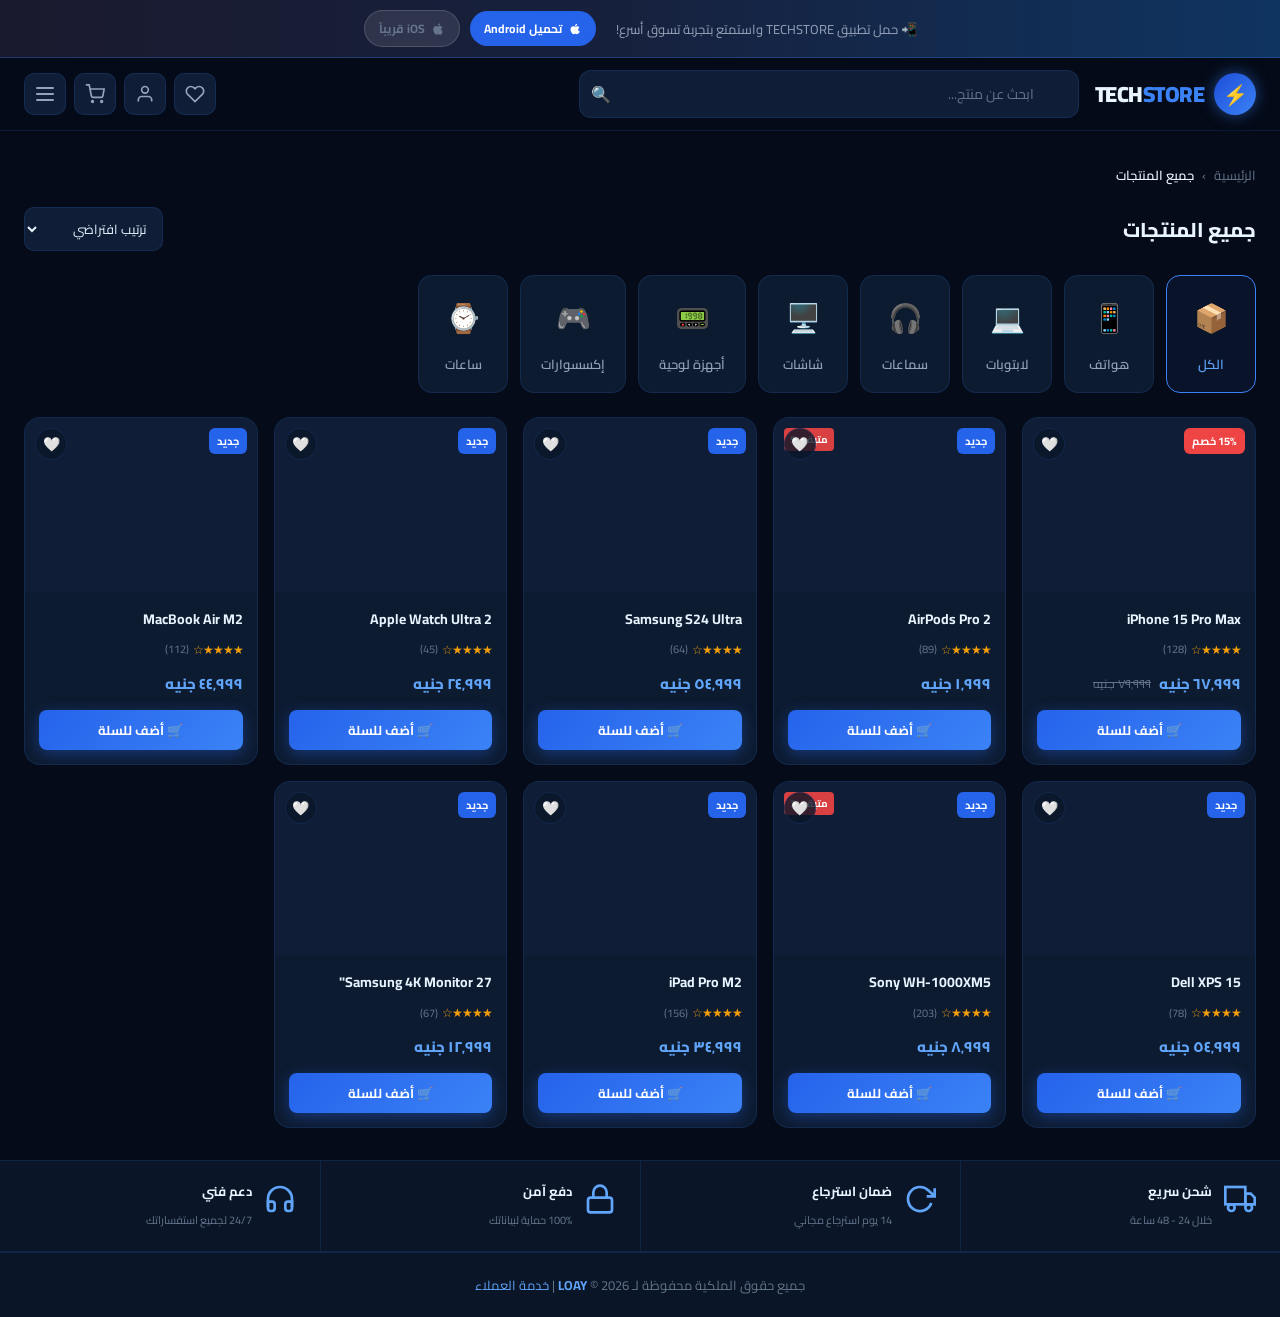
<file: products.html>
<!DOCTYPE html>
<html lang="ar" dir="rtl">
<head>
  <meta charset="UTF-8">
  <meta name="viewport" content="width=device-width, initial-scale=1.0">
  <title>المنتجات - TECHSTORE</title>
  <link rel="stylesheet" href="css/style.css">
</head>
<body>

<!-- App Download Bar -->
<div style="background:linear-gradient(90deg,#1a1a2e,#16213e,#0f3460);padding:10px 20px;text-align:center;border-bottom:1px solid var(--border2);position:relative;z-index:200;">
  <div style="max-width:1400px;margin:0 auto;display:flex;align-items:center;justify-content:center;gap:20px;flex-wrap:wrap;">
    <span style="color:var(--text2);font-size:13px;">📲 حمل تطبيق TECHSTORE واستمتع بتجربة تسوق أسرع!</span>
    <div style="display:flex;gap:10px;align-items:center;">
      <a href="https://github.com/loay27527-lang/STORE/releases/download/V1.0/_TECH_STORE_19756376.apk" download style="display:inline-flex;align-items:center;gap:6px;background:var(--blue);color:white;padding:6px 14px;border-radius:20px;font-size:12px;font-weight:700;text-decoration:none;transition:all 0.2s;" onmouseover="this.style.transform='scale(1.05)'" onmouseout="this.style.transform='scale(1)'">
        <svg viewBox="0 0 24 24" fill="currentColor" width="14" height="14"><path d="M17.05 20.28c-.98.95-2.05.8-3.08.35-1.09-.46-2.09-.48-3.24 0-1.44.62-2.2.44-3.06-.35C2.79 15.25 3.51 7.7 9.05 7.42c1.42.07 2.41.74 3.24.8 1.24-.24 2.43-.93 3.75-.84 1.58.12 2.78.75 3.55 1.9-3.25 1.95-2.48 5.98.66 7.18-.56 1.3-1.13 2.58-3.2 3.82zM12.03 7.25c-.15-2.23 1.66-4.07 3.74-4.25.29 2.58-2.34 4.5-3.74 4.25z"/></svg>
        تحميل Android
      </a>
      <span style="display:inline-flex;align-items:center;gap:6px;background:rgba(255,255,255,0.1);color:var(--text3);padding:6px 14px;border-radius:20px;font-size:12px;font-weight:700;border:1px solid rgba(255,255,255,0.15);">
        <svg viewBox="0 0 24 24" fill="currentColor" width="14" height="14"><path d="M18.71 19.5c-.83 1.24-1.71 2.45-3.05 2.47-1.34.03-1.77-.79-3.29-.79-1.53 0-2 .77-3.27.82-1.31.05-2.3-1.32-3.14-2.53C4.25 17 2.94 12.45 4.7 9.39c.87-1.52 2.43-2.48 4.12-2.51 1.28-.02 2.5.87 3.29.87.78 0 2.26-1.07 3.8-.91.65.03 2.47.26 3.64 1.98-.09.06-2.17 1.28-2.15 3.81.03 3.02 2.65 4.03 2.68 4.04-.03.07-.42 1.44-1.38 2.83M13 3.5c.73-.83 1.94-1.46 2.94-1.5.13 1.17-.34 2.35-1.04 3.19-.69.85-1.83 1.51-2.95 1.42-.15-1.15.41-2.35 1.05-3.11z"/></svg>
        iOS قريباً
      </span>
    </div>
  </div>
</div>

<div id="header-placeholder"></div>

<div class="ts-page">
  <div class="ts-breadcrumb">
    <a href="index.html">الرئيسية</a> ›
    <span id="breadTitle">جميع المنتجات</span>
  </div>

  <!-- Filters -->
  <div style="display:flex;align-items:center;gap:12px;flex-wrap:wrap;margin-bottom:24px;">
    <div style="font-size:20px;font-weight:800;" id="pageTitle">جميع المنتجات</div>
    <div style="margin-right:auto;display:flex;gap:8px;flex-wrap:wrap;">
      <select class="ts-input" id="sortBy" style="width:auto;padding:8px 12px;font-size:13px;" onchange="renderProducts()">
        <option value="">ترتيب افتراضي</option>
        <option value="price_asc">السعر: الأقل أولاً</option>
        <option value="price_desc">السعر: الأعلى أولاً</option>
        <option value="rating">التقييم</option>
        <option value="name">الاسم</option>
      </select>
    </div>
  </div>

  <!-- Category Tabs -->
  <div class="ts-cats" id="catTabs" style="margin-bottom:24px;"></div>

  <!-- Products Grid -->
  <div class="ts-grid" id="productsGrid"></div>
  <div id="emptyState" style="display:none">
    <div class="ts-empty"><div class="empty-icon">📦</div><h3>لا توجد منتجات</h3><p>جرب تغيير الفلتر أو البحث</p></div>
  </div>
</div>

<div id="footer-placeholder"></div>

<script src="js/db.js"></script>
<script src="js/components.js"></script>
<script>
function getParams() {
  const p = new URLSearchParams(location.search);
  return { cat: p.get('cat') || '', search: p.get('search') || '', discount: p.get('discount') || '' };
}

function renderCatTabs(activeCat) {
  const cats = DB.get('ts_categories') || [];
  const container = document.getElementById('catTabs');
  container.innerHTML = `
    <a href="products.html" class="ts-cat-btn ${!activeCat?'active':''}">
      <span class="cat-icon">📦</span> الكل
    </a>
    ${cats.map(c => `
      <a href="products.html?cat=${c.id}" class="ts-cat-btn ${activeCat===c.id?'active':''}">
        <span class="cat-icon">${c.icon}</span> ${c.name}
      </a>
    `).join('')}
  `;
}

function renderProducts() {
  const { cat, search, discount } = getParams();
  let products = DB.getProducts({ category: cat || undefined, search: search || undefined });

  if (discount) products = products.filter(p => p.discount > 0);

  const sort = document.getElementById('sortBy').value;
  if (sort === 'price_asc') products.sort((a,b) => a.price - b.price);
  else if (sort === 'price_desc') products.sort((a,b) => b.price - a.price);
  else if (sort === 'rating') products.sort((a,b) => b.rating - a.rating);
  else if (sort === 'name') products.sort((a,b) => a.name.localeCompare(b.name, 'ar'));

  const grid = document.getElementById('productsGrid');
  const empty = document.getElementById('emptyState');

  if (!products.length) { grid.innerHTML = ''; empty.style.display = 'block'; return; }
  empty.style.display = 'none';

  grid.innerHTML = products.map(p => {
    const wished = DB.isWishlisted(p.id);
    return `
    <div class="ts-product-card">
      <div class="ts-product-img">
        <a href="product.html?id=${p.id}"><img src="${p.images[0]}" alt="${p.name}" onerror="this.src='https://placehold.co/300x220/0D1B30/60A5FA?text=📦'"></a>
        ${p.discount ? `<div class="ts-discount-badge">${p.discount}% خصم</div>` : `<div class="ts-new-badge">جديد</div>`}
        ${p.stock <= 5 && p.stock > 0 ? `<div class="ts-stock-badge">متبقي ${p.stock}</div>` : ''}
        <div class="ts-wish-btn ${wished?'active':''}" onclick="toggleWish(${p.id}, this)">
          ${wished ? '❤️' : '🤍'}
        </div>
      </div>
      <div class="ts-product-body">
        <a href="product.html?id=${p.id}" style="text-decoration:none;color:inherit">
          <div class="ts-product-name">${p.name}</div>
        </a>
        <div class="ts-product-rating">
          <span class="ts-stars">${renderStars(p.rating)}</span>
          <span class="ts-rating-count">(${p.reviews})</span>
        </div>
        <div class="ts-product-price">
          <span class="ts-price">${formatPrice(p.price)}</span>
          ${p.oldPrice ? `<span class="ts-old-price">${formatPrice(p.oldPrice)}</span>` : ''}
        </div>
        <button class="ts-btn ts-btn-primary ts-btn-full ts-btn-sm" onclick="quickAdd(${p.id})">
          🛒 أضف للسلة
        </button>
      </div>
    </div>
    `;
  }).join('');
}

function toggleWish(id, el) {
  const added = DB.toggleWishlist(id);
  el.innerHTML = added ? '❤️' : '🤍';
  el.classList.toggle('active', added);
  showToast(added ? 'تمت الإضافة للمفضلة ❤️' : 'تمت الإزالة من المفضلة');
}

function quickAdd(id) {
  DB.addToCart(id);
  showToast('تمت الإضافة للسلة 🛒');
  openCart();
}

window.toggleWish = toggleWish;
window.quickAdd = quickAdd;

document.addEventListener('DOMContentLoaded', async () => {
  await initPage();
  const { cat, search } = getParams();
  renderCatTabs(cat);

  if (search) {
    document.getElementById('pageTitle').textContent = `نتائج: "${search}"`;
    document.getElementById('breadTitle').textContent = `البحث: ${search}`;
    document.getElementById('headerSearch').value = search;
  } else if (cat) {
    const cats = DB.get('ts_categories') || [];
    const found = cats.find(c => c.id === cat);
    if (found) {
      document.getElementById('pageTitle').textContent = found.icon + ' ' + found.name;
      document.getElementById('breadTitle').textContent = found.name;
    }
  }
  renderProducts();
});
</script>
</body>
</html>
</file>
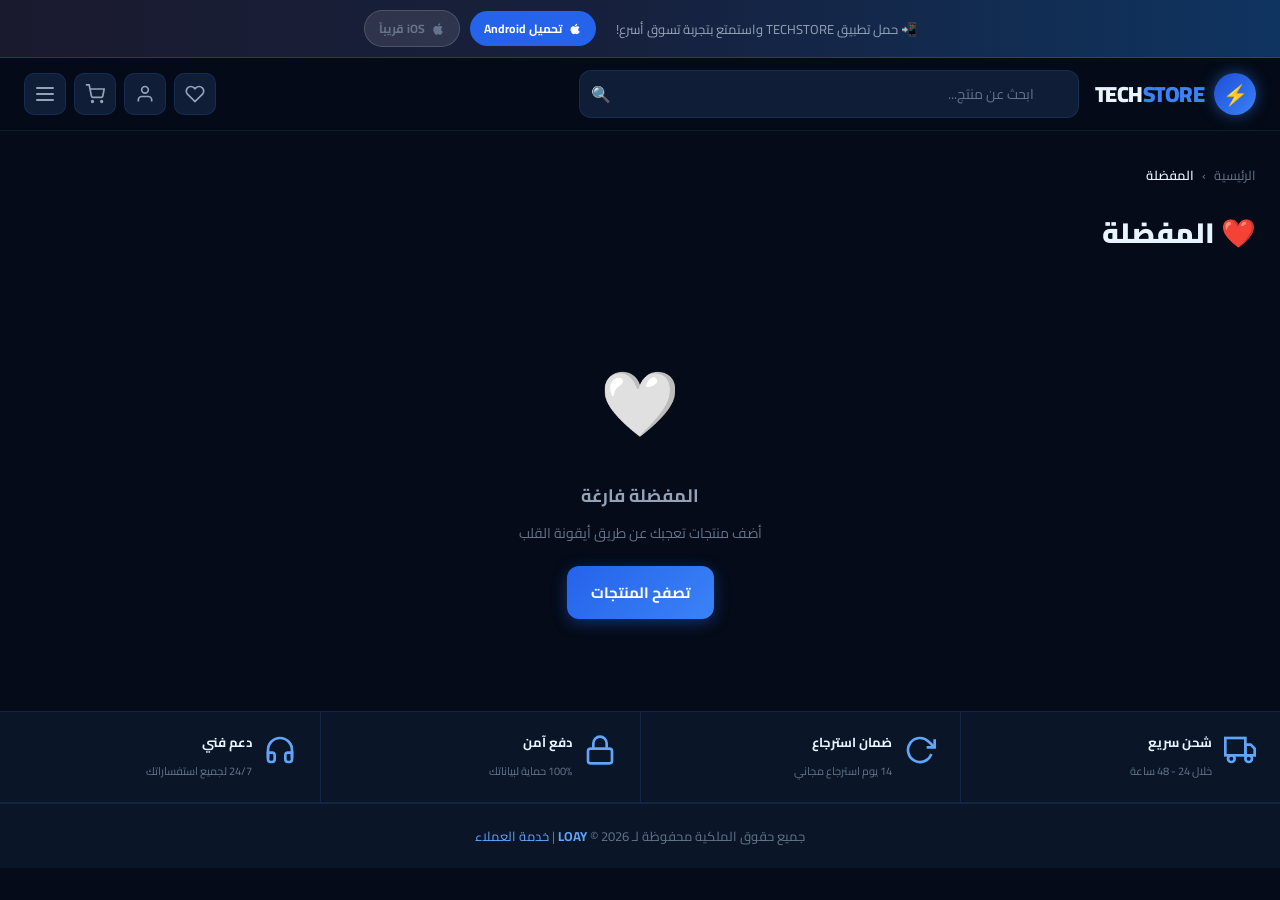
<file: wishlist.html>
<!DOCTYPE html>
<html lang="ar" dir="rtl">
<head>
  <meta charset="UTF-8">
  <meta name="viewport" content="width=device-width, initial-scale=1.0">
  <title>المفضلة - TECHSTORE</title>
  <link rel="stylesheet" href="css/style.css">
</head>
<body>

<!-- App Download Bar -->
<div style="background:linear-gradient(90deg,#1a1a2e,#16213e,#0f3460);padding:10px 20px;text-align:center;border-bottom:1px solid var(--border2);position:relative;z-index:200;">
  <div style="max-width:1400px;margin:0 auto;display:flex;align-items:center;justify-content:center;gap:20px;flex-wrap:wrap;">
    <span style="color:var(--text2);font-size:13px;">📲 حمل تطبيق TECHSTORE واستمتع بتجربة تسوق أسرع!</span>
    <div style="display:flex;gap:10px;align-items:center;">
      <a href="https://github.com/loay27527-lang/STORE/releases/download/V1.0/_TECH_STORE_19756376.apk" download style="display:inline-flex;align-items:center;gap:6px;background:var(--blue);color:white;padding:6px 14px;border-radius:20px;font-size:12px;font-weight:700;text-decoration:none;transition:all 0.2s;" onmouseover="this.style.transform='scale(1.05)'" onmouseout="this.style.transform='scale(1)'">
        <svg viewBox="0 0 24 24" fill="currentColor" width="14" height="14"><path d="M17.05 20.28c-.98.95-2.05.8-3.08.35-1.09-.46-2.09-.48-3.24 0-1.44.62-2.2.44-3.06-.35C2.79 15.25 3.51 7.7 9.05 7.42c1.42.07 2.41.74 3.24.8 1.24-.24 2.43-.93 3.75-.84 1.58.12 2.78.75 3.55 1.9-3.25 1.95-2.48 5.98.66 7.18-.56 1.3-1.13 2.58-3.2 3.82zM12.03 7.25c-.15-2.23 1.66-4.07 3.74-4.25.29 2.58-2.34 4.5-3.74 4.25z"/></svg>
        تحميل Android
      </a>
      <span style="display:inline-flex;align-items:center;gap:6px;background:rgba(255,255,255,0.1);color:var(--text3);padding:6px 14px;border-radius:20px;font-size:12px;font-weight:700;border:1px solid rgba(255,255,255,0.15);">
        <svg viewBox="0 0 24 24" fill="currentColor" width="14" height="14"><path d="M18.71 19.5c-.83 1.24-1.71 2.45-3.05 2.47-1.34.03-1.77-.79-3.29-.79-1.53 0-2 .77-3.27.82-1.31.05-2.3-1.32-3.14-2.53C4.25 17 2.94 12.45 4.7 9.39c.87-1.52 2.43-2.48 4.12-2.51 1.28-.02 2.5.87 3.29.87.78 0 2.26-1.07 3.8-.91.65.03 2.47.26 3.64 1.98-.09.06-2.17 1.28-2.15 3.81.03 3.02 2.65 4.03 2.68 4.04-.03.07-.42 1.44-1.38 2.83M13 3.5c.73-.83 1.94-1.46 2.94-1.5.13 1.17-.34 2.35-1.04 3.19-.69.85-1.83 1.51-2.95 1.42-.15-1.15.41-2.35 1.05-3.11z"/></svg>
        iOS قريباً
      </span>
    </div>
  </div>
</div>

<div id="header-placeholder"></div>
<div class="ts-page">
  <div class="ts-breadcrumb"><a href="index.html">الرئيسية</a> › <span>المفضلة</span></div>
  <div class="ts-page-title">❤️ المفضلة</div>
  <div class="ts-grid" id="wishGrid"></div>
  <div id="emptyWish" style="display:none">
    <div class="ts-empty"><div class="empty-icon">🤍</div><h3>المفضلة فارغة</h3><p>أضف منتجات تعجبك عن طريق أيقونة القلب</p><a href="products.html" class="ts-btn ts-btn-primary">تصفح المنتجات</a></div>
  </div>
</div>
<div id="footer-placeholder"></div>
<script src="js/db.js"></script>
<script src="js/components.js"></script>
<script>
function render() {
  const products = DB.getWishlist().map(id => DB.getProduct(id)).filter(Boolean);
  const grid = document.getElementById('wishGrid');
  const empty = document.getElementById('emptyWish');
  if (!products.length) { grid.innerHTML = ''; empty.style.display = 'block'; return; }
  empty.style.display = 'none';
  grid.innerHTML = products.map(p => `
  <div class="ts-product-card">
    <div class="ts-product-img">
      <a href="product.html?id=${p.id}"><img src="${p.images[0]}" onerror="this.src='https://placehold.co/300x220/0D1B30/60A5FA?text=📦'"></a>
      ${p.discount ? `<div class="ts-discount-badge">${p.discount}% خصم</div>` : `<div class="ts-new-badge">جديد</div>`}
      <div class="ts-wish-btn active" onclick="removeWish(${p.id})">❤️</div>
    </div>
    <div class="ts-product-body">
      <a href="product.html?id=${p.id}" style="text-decoration:none;color:inherit"><div class="ts-product-name">${p.name}</div></a>
      <div class="ts-product-rating"><span class="ts-stars">${renderStars(p.rating)}</span><span class="ts-rating-count">(${p.reviews})</span></div>
      <div class="ts-product-price"><span class="ts-price">${formatPrice(p.price)}</span>${p.oldPrice ? `<span class="ts-old-price">${formatPrice(p.oldPrice)}</span>` : ''}</div>
      <button class="ts-btn ts-btn-primary ts-btn-full ts-btn-sm" onclick="DB.addToCart(${p.id});showToast('تمت الإضافة للسلة 🛒');openCart()">🛒 أضف للسلة</button>
    </div>
  </div>
  `).join('');
}
function removeWish(id) { DB.toggleWishlist(id); showToast('تمت الإزالة من المفضلة'); render(); }
window.removeWish = removeWish;
document.addEventListener('DOMContentLoaded', async () => { await initPage(); render(); });
</script>
</body>
</html>
</file>
<file: css/style.css>
/* TECHSTORE - Global Styles */
@import url('https://fonts.googleapis.com/css2?family=Cairo:wght@300;400;500;600;700;800;900&display=swap');

:root {
  --bg: #050B18;
  --bg2: #0A1628;
  --bg3: #0F1E36;
  --card: #0D1B30;
  --card2: #111E35;
  --border: rgba(59,130,246,0.15);
  --border2: rgba(59,130,246,0.3);
  --blue: #2563EB;
  --blue2: #3B82F6;
  --blue3: #60A5FA;
  --cyan: #06B6D4;
  --text: #E8F4FF;
  --text2: #94A3B8;
  --text3: #64748B;
  --gold: #F59E0B;
  --green: #10B981;
  --red: #EF4444;
  --purple: #8B5CF6;
  --shadow: 0 4px 24px rgba(0,0,0,0.4);
  --glow: 0 0 20px rgba(37,99,235,0.3);
}

* { margin: 0; padding: 0; box-sizing: border-box; }

html { scroll-behavior: smooth; }

body {
  font-family: 'Cairo', sans-serif;
  background: var(--bg);
  color: var(--text);
  direction: rtl;
  min-height: 100vh;
  overflow-x: hidden;
}

/* Scrollbar */
::-webkit-scrollbar { width: 6px; }
::-webkit-scrollbar-track { background: var(--bg2); }
::-webkit-scrollbar-thumb { background: var(--blue); border-radius: 3px; }

/* HEADER */
.ts-header {
  position: sticky; top: 0; z-index: 100;
  background: rgba(5,11,24,0.95);
  backdrop-filter: blur(20px);
  border-bottom: 1px solid var(--border);
  padding: 12px 24px;
}

.ts-header-inner {
  max-width: 1400px; margin: 0 auto;
  display: flex; align-items: center; gap: 16px;
}

.ts-logo {
  display: flex; align-items: center; gap: 10px;
  text-decoration: none; flex-shrink: 0;
}

.ts-logo img, .ts-logo .logo-icon {
  width: 42px; height: 42px;
}

.logo-icon {
  background: linear-gradient(135deg, #1D4ED8, #3B82F6);
  border-radius: 50%;
  display: flex; align-items: center; justify-content: center;
  font-size: 20px;
  box-shadow: 0 0 15px rgba(59,130,246,0.5);
  flex-shrink: 0;
}

.ts-logo-text { font-size: 22px; font-weight: 900; letter-spacing: -0.5px; }
.ts-logo-text span:first-child { color: var(--text); }
.ts-logo-text span:last-child { color: var(--blue2); }

.ts-search {
  flex: 1; position: relative; max-width: 500px;
}

.ts-search input {
  width: 100%;
  background: var(--bg3);
  border: 1px solid var(--border);
  border-radius: 12px;
  padding: 10px 44px 10px 16px;
  color: var(--text);
  font-family: 'Cairo', sans-serif;
  font-size: 14px;
  outline: none;
  transition: all 0.3s;
}

.ts-search input:focus {
  border-color: var(--blue2);
  box-shadow: 0 0 0 3px rgba(59,130,246,0.15);
}

.ts-search input::placeholder { color: var(--text3); }

.ts-search-icon {
  position: absolute; left: 12px; top: 50%;
  transform: translateY(-50%);
  color: var(--text3); font-size: 16px;
}

.ts-search-results {
  position: absolute; top: calc(100% + 8px);
  left: 0; right: 0;
  background: var(--card);
  border: 1px solid var(--border2);
  border-radius: 12px;
  overflow: hidden;
  box-shadow: var(--shadow);
  z-index: 200;
  display: none;
}

.ts-search-results.show { display: block; }

.ts-search-item {
  display: flex; align-items: center; gap: 12px;
  padding: 10px 16px;
  cursor: pointer;
  transition: background 0.2s;
  text-decoration: none;
  color: var(--text);
}
.ts-search-item:hover { background: var(--bg3); }
.ts-search-item img { width: 40px; height: 40px; object-fit: cover; border-radius: 8px; }
.ts-search-item-info { flex: 1; }
.ts-search-item-name { font-size: 13px; font-weight: 600; }
.ts-search-item-price { font-size: 12px; color: var(--blue3); }

.ts-header-actions {
  display: flex; align-items: center; gap: 8px; margin-right: auto;
}

.ts-header-btn {
  position: relative;
  width: 42px; height: 42px;
  background: var(--bg3);
  border: 1px solid var(--border);
  border-radius: 10px;
  display: flex; align-items: center; justify-content: center;
  cursor: pointer;
  color: var(--text);
  font-size: 18px;
  text-decoration: none;
  transition: all 0.2s;
}
.ts-header-btn:hover { border-color: var(--blue2); color: var(--blue2); }

.ts-badge {
  position: absolute; top: -6px; right: -6px;
  background: var(--blue);
  color: white;
  font-size: 10px;
  font-weight: 700;
  width: 18px; height: 18px;
  border-radius: 50%;
  display: flex; align-items: center; justify-content: center;
  font-family: 'Cairo', sans-serif;
}

.ts-menu-btn {
  width: 42px; height: 42px;
  background: var(--bg3);
  border: 1px solid var(--border);
  border-radius: 10px;
  display: flex; flex-direction: column;
  align-items: center; justify-content: center; gap: 4px;
  cursor: pointer;
}
.ts-menu-btn span { display: block; width: 18px; height: 2px; background: var(--text2); border-radius: 2px; transition: all 0.3s; }

/* CART DRAWER */
.ts-cart-drawer {
  position: fixed; top: 0; left: 0; bottom: 0;
  width: 380px;
  background: var(--bg2);
  border-right: 1px solid var(--border);
  z-index: 1000;
  transform: translateX(-100%);
  transition: transform 0.3s ease;
  display: flex; flex-direction: column;
}
.ts-cart-drawer.open { transform: translateX(0); }

.ts-drawer-overlay {
  position: fixed; inset: 0;
  background: rgba(0,0,0,0.6);
  backdrop-filter: blur(4px);
  z-index: 999;
  display: none;
}
.ts-drawer-overlay.show { display: block; }

.ts-cart-header {
  padding: 20px;
  border-bottom: 1px solid var(--border);
  display: flex; align-items: center; justify-content: space-between;
}
.ts-cart-header h3 { font-size: 18px; font-weight: 700; }

.ts-cart-body { flex: 1; overflow-y: auto; padding: 16px; }

.ts-cart-item {
  display: flex; gap: 12px; align-items: center;
  background: var(--card);
  border: 1px solid var(--border);
  border-radius: 12px;
  padding: 12px;
  margin-bottom: 10px;
}
.ts-cart-item img { width: 60px; height: 60px; object-fit: cover; border-radius: 8px; }
.ts-cart-item-info { flex: 1; }
.ts-cart-item-name { font-size: 13px; font-weight: 600; margin-bottom: 4px; }
.ts-cart-item-price { color: var(--blue3); font-size: 13px; font-weight: 700; }
.ts-cart-item-meta { color: var(--text3); font-size: 11px; }

.ts-qty-ctrl {
  display: flex; align-items: center; gap: 8px; margin-top: 8px;
}
.ts-qty-btn {
  width: 24px; height: 24px;
  background: var(--bg3);
  border: 1px solid var(--border);
  border-radius: 6px;
  color: var(--text);
  cursor: pointer;
  display: flex; align-items: center; justify-content: center;
  font-size: 14px;
}
.ts-qty-btn:hover { background: var(--blue); border-color: var(--blue); }
.ts-qty-val { font-size: 14px; font-weight: 700; min-width: 20px; text-align: center; }

.ts-cart-del {
  color: var(--red); cursor: pointer;
  font-size: 16px; padding: 4px;
  transition: opacity 0.2s;
}
.ts-cart-del:hover { opacity: 0.7; }

.ts-cart-footer {
  padding: 16px 20px;
  border-top: 1px solid var(--border);
}
.ts-cart-total {
  display: flex; justify-content: space-between; align-items: center;
  margin-bottom: 12px;
  font-size: 16px; font-weight: 700;
}
.ts-cart-total span:last-child { color: var(--blue3); }

/* BUTTONS */
.ts-btn {
  display: inline-flex; align-items: center; justify-content: center; gap: 8px;
  padding: 12px 24px;
  border-radius: 12px;
  font-family: 'Cairo', sans-serif;
  font-size: 15px;
  font-weight: 700;
  cursor: pointer;
  border: none;
  transition: all 0.2s;
  text-decoration: none;
  white-space: nowrap;
}
.ts-btn-primary {
  background: linear-gradient(135deg, var(--blue), var(--blue2));
  color: white;
  box-shadow: 0 4px 15px rgba(37,99,235,0.4);
}
.ts-btn-primary:hover { transform: translateY(-2px); box-shadow: 0 6px 20px rgba(37,99,235,0.5); }
.ts-btn-outline {
  background: transparent;
  border: 1px solid var(--border2);
  color: var(--text);
}
.ts-btn-outline:hover { border-color: var(--blue2); color: var(--blue2); }
.ts-btn-full { width: 100%; }
.ts-btn-sm { padding: 8px 16px; font-size: 13px; border-radius: 8px; }
.ts-btn-danger { background: var(--red); color: white; }

/* CARDS */
.ts-product-card {
  background: var(--card);
  border: 1px solid var(--border);
  border-radius: 16px;
  overflow: hidden;
  transition: all 0.3s;
  position: relative;
}
.ts-product-card:hover {
  border-color: var(--border2);
  transform: translateY(-4px);
  box-shadow: 0 12px 40px rgba(0,0,0,0.4);
}
.ts-product-img {
  width: 100%; padding-top: 75%;
  position: relative; overflow: hidden;
  background: var(--bg3);
}
.ts-product-img img {
  position: absolute; inset: 0;
  width: 100%; height: 100%;
  object-fit: cover;
  transition: transform 0.4s;
}
.ts-product-card:hover .ts-product-img img { transform: scale(1.05); }

.ts-discount-badge {
  position: absolute; top: 10px; right: 10px;
  background: #EF4444;
  color: white;
  font-size: 11px; font-weight: 700;
  padding: 3px 8px; border-radius: 6px;
}
.ts-new-badge {
  position: absolute; top: 10px; right: 10px;
  background: var(--blue);
  color: white;
  font-size: 11px; font-weight: 700;
  padding: 3px 8px; border-radius: 6px;
}
.ts-stock-badge {
  position: absolute; top: 10px; left: 10px;
  background: rgba(239,68,68,0.9);
  color: white;
  font-size: 10px; font-weight: 700;
  padding: 2px 6px; border-radius: 4px;
}

.ts-wish-btn {
  position: absolute; top: 10px; left: 10px;
  width: 32px; height: 32px;
  background: rgba(10,22,40,0.8);
  border: 1px solid var(--border);
  border-radius: 50%;
  display: flex; align-items: center; justify-content: center;
  cursor: pointer;
  font-size: 14px;
  transition: all 0.2s;
  z-index: 2;
}
.ts-wish-btn:hover, .ts-wish-btn.active { background: rgba(239,68,68,0.2); border-color: var(--red); }
.ts-wish-btn.active { color: var(--red); }

.ts-product-body { padding: 14px; }
.ts-product-name {
  font-size: 14px; font-weight: 700;
  margin-bottom: 6px;
  display: -webkit-box; -webkit-line-clamp: 2; -webkit-box-orient: vertical;
  overflow: hidden;
}
.ts-product-rating { display: flex; align-items: center; gap: 4px; margin-bottom: 8px; }
.ts-stars { color: var(--gold); font-size: 12px; letter-spacing: -1px; }
.ts-rating-count { color: var(--text3); font-size: 11px; }
.ts-product-price { display: flex; align-items: center; gap: 8px; margin-bottom: 12px; }
.ts-price { color: var(--blue3); font-size: 15px; font-weight: 800; }
.ts-old-price { color: var(--text3); font-size: 12px; text-decoration: line-through; }

/* SECTION */
.ts-section { padding: 40px 24px; max-width: 1400px; margin: 0 auto; }
.ts-section-title {
  font-size: 22px; font-weight: 800;
  margin-bottom: 24px;
  display: flex; align-items: center; justify-content: space-between;
}
.ts-section-title a { font-size: 13px; color: var(--blue3); font-weight: 600; text-decoration: none; }
.ts-section-title a:hover { text-decoration: underline; }

.ts-grid { display: grid; grid-template-columns: repeat(auto-fill, minmax(220px, 1fr)); gap: 16px; }

/* CATEGORIES */
.ts-cats { display: flex; gap: 12px; flex-wrap: wrap; }
.ts-cat-btn {
  display: flex; flex-direction: column; align-items: center;
  gap: 8px;
  background: var(--card);
  border: 1px solid var(--border);
  border-radius: 14px;
  padding: 16px 20px;
  cursor: pointer;
  color: var(--text2);
  text-decoration: none;
  font-size: 13px; font-weight: 600;
  transition: all 0.2s;
  min-width: 90px;
}
.ts-cat-btn .cat-icon { font-size: 28px; }
.ts-cat-btn:hover, .ts-cat-btn.active {
  border-color: var(--blue2);
  color: var(--blue3);
  background: rgba(59,130,246,0.08);
}

/* BANNER */
.ts-banner {
  position: relative; overflow: hidden;
  border-radius: 20px;
  background: linear-gradient(135deg, #0A1628 0%, #0F2044 50%, #0A1628 100%);
  border: 1px solid var(--border);
  padding: 50px 48px;
  display: flex; align-items: center; justify-content: space-between;
  min-height: 300px;
  margin: 0 24px;
}
.ts-banner::before {
  content: '';
  position: absolute; inset: 0;
  background: radial-gradient(ellipse at 70% 50%, rgba(37,99,235,0.3), transparent 60%);
}
.ts-banner-content { position: relative; z-index: 1; }
.ts-banner-tag {
  display: inline-block;
  background: rgba(37,99,235,0.3);
  border: 1px solid rgba(59,130,246,0.4);
  color: var(--blue3);
  font-size: 12px; font-weight: 700;
  padding: 4px 12px; border-radius: 20px;
  margin-bottom: 16px;
}
.ts-banner-title { font-size: 42px; font-weight: 900; line-height: 1.2; margin-bottom: 8px; }
.ts-banner-sub { font-size: 48px; font-weight: 900; color: var(--blue3); margin-bottom: 20px; }
.ts-banner-img { position: relative; z-index: 1; }
.ts-banner-img img { height: 260px; object-fit: contain; filter: drop-shadow(0 0 30px rgba(37,99,235,0.5)); }
.ts-banner-dots { display: flex; gap: 8px; margin-top: 20px; }
.ts-banner-dot { width: 8px; height: 8px; border-radius: 50%; background: var(--text3); cursor: pointer; transition: all 0.3s; }
.ts-banner-dot.active { background: var(--blue2); width: 24px; border-radius: 4px; }
.ts-banner-arrows { position: absolute; bottom: 50px; left: 48px; display: flex; gap: 8px; z-index: 2; }
.ts-banner-arrow {
  width: 38px; height: 38px;
  background: rgba(255,255,255,0.1);
  border: 1px solid var(--border2);
  border-radius: 50%;
  display: flex; align-items: center; justify-content: center;
  cursor: pointer; color: var(--text);
  font-size: 16px; transition: all 0.2s;
}
.ts-banner-arrow:hover { background: var(--blue); }

/* FOOTER */
.ts-footer {
  background: var(--bg2);
  border-top: 1px solid var(--border);
  padding: 20px 24px;
  text-align: center;
  color: var(--text3);
  font-size: 13px;
}
.ts-footer a { color: var(--blue3); text-decoration: none; }

/* FEATURES BAR */
.ts-features {
  display: grid; grid-template-columns: repeat(4, 1fr);
  border-top: 1px solid var(--border);
  border-bottom: 1px solid var(--border);
  background: var(--bg2);
}
.ts-feature {
  display: flex; align-items: center; gap: 12px;
  padding: 18px 24px;
  border-left: 1px solid var(--border);
}
.ts-feature:last-child { border-left: none; }
.ts-feature-icon { font-size: 24px; flex-shrink: 0; }
.ts-feature-text strong { display: block; font-size: 13px; font-weight: 700; }
.ts-feature-text span { font-size: 11px; color: var(--text3); }

/* MODAL */
.ts-modal-overlay {
  position: fixed; inset: 0;
  background: rgba(0,0,0,0.7);
  backdrop-filter: blur(8px);
  z-index: 2000;
  display: flex; align-items: center; justify-content: center;
  padding: 20px;
  opacity: 0; pointer-events: none; transition: opacity 0.3s;
}
.ts-modal-overlay.show { opacity: 1; pointer-events: all; }
.ts-modal {
  background: var(--card);
  border: 1px solid var(--border2);
  border-radius: 20px;
  padding: 32px;
  width: 100%; max-width: 480px;
  max-height: 90vh; overflow-y: auto;
  box-shadow: var(--shadow);
}
.ts-modal h2 { font-size: 22px; font-weight: 800; margin-bottom: 24px; text-align: center; }

/* FORM */
.ts-form-group { margin-bottom: 16px; }
.ts-form-group label { display: block; font-size: 13px; font-weight: 600; margin-bottom: 6px; color: var(--text2); }
.ts-input {
  width: 100%;
  background: var(--bg3);
  border: 1px solid var(--border);
  border-radius: 10px;
  padding: 12px 16px;
  color: var(--text);
  font-family: 'Cairo', sans-serif;
  font-size: 14px;
  outline: none;
  transition: all 0.3s;
}
.ts-input:focus { border-color: var(--blue2); box-shadow: 0 0 0 3px rgba(59,130,246,0.15); }
.ts-input::placeholder { color: var(--text3); }
select.ts-input { cursor: pointer; }
textarea.ts-input { resize: vertical; min-height: 80px; }

/* TOAST */
.ts-toast {
  position: fixed; bottom: -80px; left: 50%;
  transform: translateX(-50%);
  background: var(--card);
  border: 1px solid var(--border2);
  border-radius: 12px;
  padding: 12px 20px;
  display: flex; align-items: center; gap: 8px;
  font-size: 14px; font-weight: 600;
  z-index: 9999;
  transition: bottom 0.3s ease;
  box-shadow: var(--shadow);
  white-space: nowrap;
}
.ts-toast.show { bottom: 24px; }
.ts-toast-success { border-color: rgba(16,185,129,0.4); }
.ts-toast-error { border-color: rgba(239,68,68,0.4); }

/* PAGE */
.ts-page { max-width: 1400px; margin: 0 auto; padding: 32px 24px; }
.ts-page-title { font-size: 28px; font-weight: 900; margin-bottom: 24px; }

/* BREADCRUMB */
.ts-breadcrumb {
  display: flex; align-items: center; gap: 8px;
  font-size: 13px; color: var(--text3);
  margin-bottom: 20px;
}
.ts-breadcrumb a { color: var(--text3); text-decoration: none; }
.ts-breadcrumb a:hover { color: var(--blue3); }
.ts-breadcrumb span { color: var(--text); font-weight: 600; }

/* STATUS BADGES */
.ts-status {
  display: inline-block;
  padding: 3px 10px; border-radius: 20px;
  font-size: 11px; font-weight: 700;
}
.ts-status-new { background: rgba(59,130,246,0.2); color: var(--blue3); }
.ts-status-preparing { background: rgba(245,158,11,0.2); color: var(--gold); }
.ts-status-shipped { background: rgba(139,92,246,0.2); color: var(--purple); }
.ts-status-delivered { background: rgba(16,185,129,0.2); color: var(--green); }
.ts-status-cancelled { background: rgba(239,68,68,0.2); color: var(--red); }

/* NAV SIDEBAR MODAL */
.ts-nav-drawer {
  position: fixed; top: 0; right: -320px; bottom: 0;
  width: 280px;
  background: var(--bg2);
  border-left: 1px solid var(--border);
  z-index: 1000;
  transition: right 0.3s ease;
  padding: 24px 0;
  overflow-y: auto;
}
.ts-nav-drawer.open { right: 0; }
.ts-nav-drawer-header { padding: 0 20px 20px; border-bottom: 1px solid var(--border); margin-bottom: 12px; }
.ts-nav-link {
  display: flex; align-items: center; gap: 12px;
  padding: 12px 20px;
  color: var(--text2);
  text-decoration: none;
  font-size: 14px; font-weight: 600;
  transition: all 0.2s;
  cursor: pointer;
}
.ts-nav-link:hover { background: rgba(59,130,246,0.08); color: var(--blue3); }
.ts-nav-link .nav-icon { font-size: 18px; width: 24px; text-align: center; }

/* RESPONSIVE - MOBILE FIRST */
@media (max-width: 1024px) {
  .ts-product-detail { grid-template-columns: 1fr; }
  .ts-profile-layout { grid-template-columns: 1fr; }
}

@media (max-width: 768px) {
  .ts-header { padding: 10px 12px; }
  .ts-header-inner { gap: 8px; flex-wrap: nowrap; }
  .ts-logo-text { font-size: 16px; }
  .ts-search { flex: 1; min-width: 0; }
  .ts-search input { font-size: 13px; padding: 9px 36px 9px 12px; }
  .ts-header-btn { width: 36px; height: 36px; font-size: 16px; }
  .ts-menu-btn { width: 36px; height: 36px; }

  .ts-banner { padding: 24px 20px; flex-direction: column; text-align: center; min-height: auto; margin: 0 12px; }
  .ts-banner-img { display: none; }
  .ts-banner-title { font-size: 22px; }
  .ts-banner-sub { font-size: 32px; }
  .ts-banner-arrows { position: static; margin-top: 12px; justify-content: center; }

  .ts-grid { grid-template-columns: repeat(2, 1fr); gap: 10px; }
  .ts-section { padding: 20px 12px; }
  .ts-section-title { font-size: 18px; }

  .ts-cats { gap: 8px; overflow-x: auto; flex-wrap: nowrap; padding-bottom: 4px; -webkit-overflow-scrolling: touch; }
  .ts-cat-btn { padding: 12px 14px; min-width: 70px; font-size: 12px; flex-shrink: 0; }
  .ts-cat-btn .cat-icon { font-size: 22px; }

  .ts-cart-drawer { width: 100%; max-width: 100%; }

  .ts-product-body { padding: 10px; }
  .ts-product-name { font-size: 12px; }
  .ts-price { font-size: 13px; }
  .ts-btn-sm { padding: 7px 10px; font-size: 12px; }

  .ts-features { grid-template-columns: repeat(2, 1fr); }
  .ts-feature { padding: 12px; gap: 8px; }
  .ts-feature-icon { font-size: 20px; }
  .ts-feature-text strong { font-size: 12px; }
  .ts-feature-text span { font-size: 10px; }

  .ts-page { padding: 20px 12px; }
  .ts-modal { padding: 20px 16px; margin: 8px; border-radius: 16px; max-width: calc(100vw - 16px); }

  .ts-step-label { font-size: 10px; }
  .ts-step-num { width: 26px; height: 26px; font-size: 11px; }

  .admin-layout { flex-direction: column; }
  .admin-sidebar { width: 100%; height: auto; flex-direction: row; flex-wrap: wrap; padding: 6px; overflow-x: auto; border-left: none; border-bottom: 1px solid var(--border); position: relative; }
  .admin-sidebar-link { padding: 8px 10px; font-size: 11px; border-right: none; border-bottom: 2px solid transparent; white-space: nowrap; }
  .admin-sidebar-link.active { border-bottom-color: var(--blue2); border-right: none; }
  .admin-topbar { padding: 10px 12px; flex-wrap: wrap; gap: 8px; }
  .admin-grid-4 { grid-template-columns: repeat(2, 1fr); gap: 10px; }
  #adminContent { padding: 12px; }
  .ts-stat-value { font-size: 20px !important; }
  .admin-table { font-size: 12px; }
  .admin-table th, .admin-table td { padding: 10px 8px; }

  .ts-chat-container { padding: 12px; }
  .ts-chat-tabs { gap: 8px; }

  .ts-profile-layout { grid-template-columns: 1fr; }
}

@media (max-width: 480px) {
  .ts-header { padding: 8px 10px; }
  .ts-header-inner { gap: 6px; }
  .ts-header-btn { width: 32px; height: 32px; font-size: 14px; border-radius: 8px; }
  .ts-logo-text { font-size: 15px; }
  .ts-search input { padding: 8px 32px 8px 10px; font-size: 12px; }
  .ts-grid { grid-template-columns: repeat(2, 1fr); gap: 8px; }
  .ts-banner { padding: 20px 14px; margin: 0 8px; }
  .ts-banner-title { font-size: 18px; }
  .ts-banner-sub { font-size: 26px; }
  .ts-product-name { font-size: 11px; }
  .ts-price { font-size: 12px; }
  .ts-btn-sm { padding: 6px 8px; font-size: 11px; }
  .ts-section { padding: 16px 10px; }
  .ts-section-title { font-size: 16px; }
  .ts-features { grid-template-columns: repeat(2, 1fr); }
  .admin-grid-4 { grid-template-columns: repeat(2, 1fr); gap: 8px; }
  .ts-page { padding: 16px 10px; }
}


/* INPUT PASSWORD */
.ts-input-wrap { position: relative; }
.ts-eye-btn {
  position: absolute; top: 50%; left: 12px;
  transform: translateY(-50%);
  background: none; border: none;
  color: var(--text3); cursor: pointer; font-size: 16px;
}

/* TABS */
.ts-tabs { display: flex; gap: 4px; background: var(--bg3); border-radius: 12px; padding: 4px; margin-bottom: 24px; }
.ts-tab {
  flex: 1; padding: 10px;
  background: none; border: none;
  color: var(--text3); cursor: pointer;
  font-family: 'Cairo', sans-serif;
  font-size: 14px; font-weight: 600;
  border-radius: 8px; transition: all 0.2s;
}
.ts-tab.active { background: var(--blue); color: white; }

/* EMPTY STATE */
.ts-empty {
  text-align: center; padding: 60px 20px;
  color: var(--text3);
}
.ts-empty .empty-icon { font-size: 64px; margin-bottom: 16px; }
.ts-empty h3 { font-size: 18px; font-weight: 700; color: var(--text2); margin-bottom: 8px; }
.ts-empty p { font-size: 14px; margin-bottom: 20px; }

/* LOADING */
.ts-loading {
  display: flex; align-items: center; justify-content: center;
  padding: 40px;
  color: var(--text3);
}
.ts-spinner {
  width: 32px; height: 32px;
  border: 3px solid var(--border);
  border-top-color: var(--blue2);
  border-radius: 50%;
  animation: spin 0.8s linear infinite;
  margin-left: 12px;
}
@keyframes spin { to { transform: rotate(360deg); } }

/* PRODUCT DETAIL */
.ts-product-detail { display: grid; grid-template-columns: 1fr 1fr; gap: 32px; }
@media (max-width: 900px) { .ts-product-detail { grid-template-columns: 1fr; } }

.ts-thumb-list { display: flex; gap: 8px; flex-wrap: wrap; margin-top: 12px; }
.ts-thumb {
  width: 60px; height: 60px;
  border: 2px solid var(--border);
  border-radius: 8px; overflow: hidden;
  cursor: pointer; transition: all 0.2s;
}
.ts-thumb.active { border-color: var(--blue2); }
.ts-thumb img { width: 100%; height: 100%; object-fit: cover; }

.ts-main-img {
  background: var(--card);
  border: 1px solid var(--border);
  border-radius: 16px;
  overflow: hidden;
  aspect-ratio: 4/3;
  position: relative;
}
.ts-main-img img { width: 100%; height: 100%; object-fit: contain; padding: 16px; }

.ts-color-opts { display: flex; gap: 8px; flex-wrap: wrap; }
.ts-color-opt {
  display: flex; align-items: center; gap: 6px;
  padding: 8px 12px;
  background: var(--card);
  border: 2px solid var(--border);
  border-radius: 8px;
  cursor: pointer; font-size: 12px; font-weight: 600;
  transition: all 0.2s;
}
.ts-color-opt.active { border-color: var(--blue2); background: rgba(59,130,246,0.1); }
.ts-color-dot { width: 14px; height: 14px; border-radius: 50%; border: 2px solid rgba(255,255,255,0.2); }

.ts-storage-opts { display: flex; gap: 8px; flex-wrap: wrap; }
.ts-storage-opt {
  padding: 8px 16px;
  background: var(--card);
  border: 2px solid var(--border);
  border-radius: 8px;
  cursor: pointer; font-size: 13px; font-weight: 600;
  transition: all 0.2s;
}
.ts-storage-opt.active { border-color: var(--blue2); color: var(--blue3); background: rgba(59,130,246,0.1); }

.ts-qty-lg {
  display: flex; align-items: center; gap: 12px;
}
.ts-qty-lg-btn {
  width: 36px; height: 36px;
  background: var(--card);
  border: 1px solid var(--border2);
  border-radius: 8px;
  color: var(--text);
  cursor: pointer;
  display: flex; align-items: center; justify-content: center;
  font-size: 18px;
  transition: all 0.2s;
}
.ts-qty-lg-btn:hover { background: var(--blue); border-color: var(--blue); }
.ts-qty-lg-val { font-size: 18px; font-weight: 700; min-width: 28px; text-align: center; }

/* CHECKOUT STEPS */
.ts-steps {
  display: flex; align-items: center; gap: 0;
  margin-bottom: 32px;
  position: relative;
}
.ts-step {
  display: flex; flex-direction: column; align-items: center;
  gap: 6px; flex: 1; position: relative;
}
.ts-step::before {
  content: ''; position: absolute;
  top: 16px; left: -50%; right: 50%;
  height: 2px; background: var(--border);
  z-index: 0;
}
.ts-step:first-child::before { display: none; }
.ts-step.done::before { background: var(--blue); }
.ts-step-num {
  width: 32px; height: 32px;
  border-radius: 50%;
  background: var(--bg3); border: 2px solid var(--border);
  display: flex; align-items: center; justify-content: center;
  font-size: 13px; font-weight: 700;
  position: relative; z-index: 1;
  transition: all 0.3s;
}
.ts-step.active .ts-step-num { background: var(--blue); border-color: var(--blue); box-shadow: 0 0 15px rgba(37,99,235,0.4); }
.ts-step.done .ts-step-num { background: var(--green); border-color: var(--green); }
.ts-step-label { font-size: 11px; color: var(--text3); font-weight: 600; }
.ts-step.active .ts-step-label { color: var(--blue3); }

/* PROFILE SIDEBAR */
.ts-profile-layout { display: grid; grid-template-columns: 260px 1fr; gap: 24px; }
@media (max-width: 900px) { .ts-profile-layout { grid-template-columns: 1fr; } }

.ts-sidebar-menu {
  background: var(--card);
  border: 1px solid var(--border);
  border-radius: 16px;
  overflow: hidden;
  height: fit-content;
}
.ts-sidebar-link {
  display: flex; align-items: center; gap: 12px;
  padding: 14px 20px;
  color: var(--text2);
  text-decoration: none;
  font-size: 14px; font-weight: 600;
  border-bottom: 1px solid var(--border);
  transition: all 0.2s;
  cursor: pointer;
}
.ts-sidebar-link:last-child { border-bottom: none; }
.ts-sidebar-link:hover, .ts-sidebar-link.active {
  background: rgba(59,130,246,0.08);
  color: var(--blue3);
}
.ts-sidebar-link .sl-icon { font-size: 18px; }

/* STAR RATING INPUT */
.ts-star-input { display: flex; gap: 4px; }
.ts-star-input span {
  font-size: 24px; cursor: pointer;
  color: var(--border2);
  transition: color 0.2s;
}
.ts-star-input span.active { color: var(--gold); }

/* ADMIN specific */
.admin-grid-4 { display: grid; grid-template-columns: repeat(4, 1fr); gap: 16px; }
@media (max-width: 1200px) { .admin-grid-4 { grid-template-columns: repeat(2, 1fr); } }
@media (max-width: 600px) { .admin-grid-4 { grid-template-columns: repeat(2, 1fr); } }

.ts-stat-card {
  background: var(--card);
  border: 1px solid var(--border);
  border-radius: 16px;
  padding: 20px;
  position: relative; overflow: hidden;
}
.ts-stat-card::before {
  content: '';
  position: absolute; inset: 0;
  background: linear-gradient(135deg, rgba(37,99,235,0.05), transparent);
}
.ts-stat-label { font-size: 13px; color: var(--text3); margin-bottom: 8px; }
.ts-stat-value { font-size: 28px; font-weight: 900; margin-bottom: 4px; }
.ts-stat-change { font-size: 12px; color: var(--green); }
.ts-stat-icon {
  position: absolute; top: 16px; left: 16px;
  font-size: 28px; opacity: 0.4;
}

.admin-table {
  width: 100%; border-collapse: collapse;
  font-size: 13px;
}
.admin-table th {
  text-align: right;
  padding: 12px 16px;
  background: var(--bg3);
  color: var(--text3);
  font-weight: 700;
  border-bottom: 1px solid var(--border);
}
.admin-table td {
  padding: 14px 16px;
  border-bottom: 1px solid var(--border);
  vertical-align: middle;
}
.admin-table tr:hover td { background: rgba(59,130,246,0.04); }
.admin-table tr:last-child td { border-bottom: none; }

.ts-table-wrap {
  background: var(--card);
  border: 1px solid var(--border);
  border-radius: 16px;
  overflow: hidden;
}
.ts-table-head {
  padding: 16px 20px;
  border-bottom: 1px solid var(--border);
  display: flex; align-items: center; justify-content: space-between;
}
.ts-table-head h3 { font-size: 16px; font-weight: 700; }

/* CHAT */
.ts-chat-container {
  display: flex; flex-direction: column;
  height: calc(100vh - 80px);
  max-width: 800px; margin: 0 auto;
  padding: 20px;
}
.ts-chat-tabs {
  display: grid; grid-template-columns: 1fr 1fr;
  gap: 12px; margin-bottom: 20px;
}
.ts-chat-tab-btn {
  background: var(--card);
  border: 2px solid var(--border);
  border-radius: 14px;
  padding: 16px;
  display: flex; flex-direction: column; align-items: center; gap: 8px;
  cursor: pointer; color: var(--text2);
  font-family: 'Cairo', sans-serif;
  font-size: 14px; font-weight: 700;
  transition: all 0.2s;
}
.ts-chat-tab-btn.active {
  border-color: var(--blue2);
  color: var(--blue3);
  background: rgba(59,130,246,0.1);
}
.ts-chat-tab-btn .tab-icon { font-size: 28px; }
.ts-chat-tab-btn small { font-size: 11px; color: var(--text3); font-weight: 400; }
.ts-chat-tab-btn.active small { color: var(--blue3); }

.ts-chat-messages {
  flex: 1; overflow-y: auto;
  display: flex; flex-direction: column; gap: 16px;
  padding: 16px 0;
}
.ts-msg {
  display: flex; gap: 10px; align-items: flex-end;
  max-width: 80%;
}
.ts-msg.user { flex-direction: row-reverse; margin-right: auto; margin-left: 0; align-self: flex-start; }
.ts-msg.bot { align-self: flex-start; }
.ts-msg-avatar {
  width: 36px; height: 36px; border-radius: 50%;
  background: var(--blue);
  display: flex; align-items: center; justify-content: center;
  font-size: 16px; flex-shrink: 0;
  overflow: hidden;
}
.ts-msg-avatar img { width: 100%; height: 100%; object-fit: cover; }
.ts-msg-bubble {
  background: var(--card);
  border: 1px solid var(--border);
  border-radius: 16px 16px 4px 16px;
  padding: 12px 16px;
  font-size: 14px; line-height: 1.6;
}
.ts-msg.user .ts-msg-bubble {
  background: var(--blue);
  border-color: var(--blue2);
  border-radius: 16px 16px 16px 4px;
  color: white;
}
.ts-msg-time { font-size: 10px; color: var(--text3); margin-top: 4px; text-align: left; }
.ts-msg.user .ts-msg-time { text-align: right; }

.ts-chat-input-wrap {
  display: flex; gap: 10px; align-items: center;
  background: var(--card);
  border: 1px solid var(--border);
  border-radius: 16px;
  padding: 8px 12px;
  margin-top: 12px;
}
.ts-chat-input {
  flex: 1; background: none; border: none;
  color: var(--text); outline: none;
  font-family: 'Cairo', sans-serif;
  font-size: 14px;
}
.ts-chat-input::placeholder { color: var(--text3); }
.ts-chat-send {
  width: 40px; height: 40px;
  background: var(--blue);
  border: none; border-radius: 10px;
  color: white; cursor: pointer;
  display: flex; align-items: center; justify-content: center;
  font-size: 18px; transition: all 0.2s;
}
.ts-chat-send:hover { transform: scale(1.05); }

.ts-typing {
  display: flex; gap: 4px; align-items: center; padding: 12px 16px;
}
.ts-typing span {
  width: 8px; height: 8px; border-radius: 50%;
  background: var(--text3);
  animation: typing 1.2s infinite;
}
.ts-typing span:nth-child(2) { animation-delay: 0.2s; }
.ts-typing span:nth-child(3) { animation-delay: 0.4s; }
@keyframes typing { 0%,60%,100% { transform: translateY(0); } 30% { transform: translateY(-8px); } }

/* PAGINATION */
.ts-pagination { display: flex; gap: 8px; justify-content: center; margin-top: 32px; }
.ts-page-btn {
  width: 36px; height: 36px;
  background: var(--card);
  border: 1px solid var(--border);
  border-radius: 8px;
  color: var(--text2);
  cursor: pointer;
  display: flex; align-items: center; justify-content: center;
  font-size: 13px; font-weight: 600;
  font-family: 'Cairo', sans-serif;
  transition: all 0.2s;
}
.ts-page-btn:hover, .ts-page-btn.active {
  background: var(--blue);
  border-color: var(--blue);
  color: white;
}

/* ADMIN LAYOUT */
.admin-layout {
  display: flex; min-height: 100vh;
}
.admin-sidebar {
  width: 240px; flex-shrink: 0;
  background: var(--bg2);
  border-left: 1px solid var(--border);
  display: flex; flex-direction: column;
  position: sticky; top: 0;
  height: 100vh; overflow-y: auto;
}
.admin-main { flex: 1; overflow-x: hidden; }
.admin-sidebar-link {
  display: flex; align-items: center; gap: 10px;
  padding: 12px 20px;
  color: var(--text2);
  text-decoration: none;
  font-size: 13px; font-weight: 600;
  transition: all 0.2s;
  cursor: pointer;
  position: relative;
  border-right: 3px solid transparent;
}
.admin-sidebar-link:hover, .admin-sidebar-link.active {
  background: rgba(59,130,246,0.08);
  color: var(--blue3);
  border-right-color: var(--blue2);
}
.admin-sidebar-link .asl-icon { font-size: 18px; width: 22px; }
.admin-badge {
  margin-right: auto;
  background: var(--blue);
  color: white;
  font-size: 10px;
  width: 18px; height: 18px;
  border-radius: 50%;
  display: flex; align-items: center; justify-content: center;
}

.admin-topbar {
  background: var(--bg2);
  border-bottom: 1px solid var(--border);
  padding: 14px 24px;
  display: flex; align-items: center; justify-content: space-between;
  position: sticky; top: 0; z-index: 10;
}

@media (max-width: 768px) {
  .admin-layout { flex-direction: column; }
  .admin-sidebar { width: 100%; height: auto; position: relative; flex-direction: row; flex-wrap: wrap; padding: 8px; border-left: none; border-bottom: 1px solid var(--border); }
  .admin-sidebar-link { padding: 8px 12px; border-right: none; border-bottom: 2px solid transparent; font-size: 11px; }
  .admin-sidebar-link.active { border-bottom-color: var(--blue2); border-right: none; }
}

/* COUPON INPUT */
.ts-coupon-wrap { display: flex; gap: 8px; }
.ts-coupon-wrap .ts-input { border-radius: 10px 0 0 10px; }
.ts-coupon-btn { border-radius: 0 10px 10px 0; padding: 12px 16px; white-space: nowrap; }

/* SUCCESS PAGE */
.ts-success-page {
  text-align: center; padding: 60px 24px;
  max-width: 500px; margin: 0 auto;
}
.ts-success-icon {
  width: 80px; height: 80px;
  background: rgba(16,185,129,0.15);
  border: 2px solid var(--green);
  border-radius: 50%;
  display: flex; align-items: center; justify-content: center;
  font-size: 40px; margin: 0 auto 20px;
  animation: successPop 0.5s ease;
}
@keyframes successPop { 0% { transform: scale(0); } 60% { transform: scale(1.1); } 100% { transform: scale(1); } }

/* PRODUCT IMAGES SLIDER */
.ts-img-slider { position: relative; }
.ts-img-arrow {
  position: absolute; top: 50%; transform: translateY(-50%);
  width: 36px; height: 36px;
  background: rgba(10,22,40,0.8);
  border: 1px solid var(--border2);
  border-radius: 50%;
  display: flex; align-items: center; justify-content: center;
  cursor: pointer; z-index: 2;
  font-size: 16px; color: var(--text);
  transition: all 0.2s;
}
.ts-img-arrow:hover { background: var(--blue); }
.ts-img-arrow.prev { right: 10px; }
.ts-img-arrow.next { left: 10px; }

/* ===== ANIMATED ICONS (replace emojis) ===== */
.icon-anim {
  display: inline-flex; align-items: center; justify-content: center;
  width: 28px; height: 28px;
}
.icon-anim svg { width: 100%; height: 100%; }

/* Pulse animation */
@keyframes iconPulse { 0%,100%{transform:scale(1)} 50%{transform:scale(1.15)} }
@keyframes iconSpin { to{transform:rotate(360deg)} }
@keyframes iconBounce { 0%,100%{transform:translateY(0)} 40%{transform:translateY(-6px)} 60%{transform:translateY(-3px)} }
@keyframes iconWave { 0%{transform:rotate(0deg)} 20%{transform:rotate(-10deg)} 40%{transform:rotate(10deg)} 60%{transform:rotate(-5deg)} 80%{transform:rotate(5deg)} 100%{transform:rotate(0deg)} }
@keyframes iconBeat { 0%,100%{transform:scale(1)} 25%{transform:scale(1.2)} 50%{transform:scale(1)} 75%{transform:scale(1.1)} }
@keyframes iconShine { 0%,100%{opacity:1} 50%{opacity:0.5} }
@keyframes iconSlide { 0%,100%{transform:translateX(0)} 50%{transform:translateX(4px)} }
@keyframes iconGlow { 0%,100%{filter:drop-shadow(0 0 2px currentColor)} 50%{filter:drop-shadow(0 0 8px currentColor)} }

.anim-pulse { animation: iconPulse 2s ease-in-out infinite; }
.anim-spin { animation: iconSpin 3s linear infinite; }
.anim-bounce { animation: iconBounce 1.5s ease-in-out infinite; }
.anim-wave { animation: iconWave 1.5s ease-in-out infinite; }
.anim-beat { animation: iconBeat 1.5s ease-in-out infinite; }
.anim-shine { animation: iconShine 2s ease-in-out infinite; }
.anim-slide { animation: iconSlide 1.5s ease-in-out infinite; }
.anim-glow { animation: iconGlow 2s ease-in-out infinite; }

/* Category icon animations */
.ts-cat-btn:hover .cat-svg { animation: iconBounce 0.6s ease; }

/* Feature icons */
.ts-feature-icon svg { transition: transform 0.3s; }
.ts-feature:hover .ts-feature-icon svg { animation: iconBounce 0.5s ease; }

/* ===== PAGE ANIMATIONS ===== */
@keyframes fadeInUp { from{opacity:0;transform:translateY(24px)} to{opacity:1;transform:translateY(0)} }
@keyframes fadeInDown { from{opacity:0;transform:translateY(-20px)} to{opacity:1;transform:translateY(0)} }
@keyframes fadeIn { from{opacity:0} to{opacity:1} }
@keyframes slideInRight { from{opacity:0;transform:translateX(30px)} to{opacity:1;transform:translateX(0)} }
@keyframes slideInLeft { from{opacity:0;transform:translateX(-30px)} to{opacity:1;transform:translateX(0)} }
@keyframes scaleIn { from{opacity:0;transform:scale(0.92)} to{opacity:1;transform:scale(1)} }
@keyframes shimmer { 0%{background-position:-200% 0} 100%{background-position:200% 0} }
@keyframes float { 0%,100%{transform:translateY(0)} 50%{transform:translateY(-8px)} }
@keyframes glowPulse { 0%,100%{box-shadow:0 0 15px rgba(37,99,235,0.3)} 50%{box-shadow:0 0 35px rgba(37,99,235,0.7)} }
@keyframes ripple { 0%{transform:scale(0);opacity:0.6} 100%{transform:scale(4);opacity:0} }
@keyframes numberCount { from{opacity:0;transform:translateY(10px)} to{opacity:1;transform:translateY(0)} }
@keyframes borderGlow { 0%,100%{border-color:rgba(59,130,246,0.2)} 50%{border-color:rgba(59,130,246,0.6)} }
@keyframes notifSlide { 0%{transform:translateX(120%);opacity:0} 10%{transform:translateX(0);opacity:1} 85%{transform:translateX(0);opacity:1} 100%{transform:translateX(120%);opacity:0} }

/* Page load animations */
.anim-page-load { animation: fadeIn 0.4s ease; }
.anim-hero { animation: fadeInDown 0.6s ease both; }
.anim-card { animation: fadeInUp 0.5s ease both; }
.anim-card:nth-child(1) { animation-delay: 0.05s; }
.anim-card:nth-child(2) { animation-delay: 0.1s; }
.anim-card:nth-child(3) { animation-delay: 0.15s; }
.anim-card:nth-child(4) { animation-delay: 0.2s; }
.anim-card:nth-child(5) { animation-delay: 0.25s; }
.anim-card:nth-child(6) { animation-delay: 0.3s; }
.anim-card:nth-child(7) { animation-delay: 0.35s; }
.anim-card:nth-child(8) { animation-delay: 0.4s; }

/* Product card hover */
.ts-product-card {
  transition: all 0.3s cubic-bezier(0.34, 1.56, 0.64, 1);
}
.ts-product-card:hover {
  transform: translateY(-8px) scale(1.01);
  box-shadow: 0 20px 60px rgba(0,0,0,0.5), 0 0 30px rgba(37,99,235,0.15);
}

/* Button ripple effect */
.ts-btn { position: relative; overflow: hidden; }
.ts-btn::after {
  content: '';
  position: absolute;
  width: 10px; height: 10px;
  background: rgba(255,255,255,0.3);
  border-radius: 50%;
  transform: scale(0);
  opacity: 0;
  left: 50%; top: 50%;
  pointer-events: none;
}
.ts-btn:active::after { animation: ripple 0.4s ease-out; }

/* Header scroll effect */
.ts-header { transition: all 0.3s ease; }
.ts-header.scrolled {
  padding: 8px 24px;
  box-shadow: 0 4px 30px rgba(0,0,0,0.4);
}

/* Logo float */
.logo-icon { animation: float 3s ease-in-out infinite; }

/* Banner glow */
.ts-banner { animation: borderGlow 3s ease-in-out infinite; }

/* Category btn */
.ts-cat-btn {
  transition: all 0.25s cubic-bezier(0.34, 1.56, 0.64, 1);
}
.ts-cat-btn:hover {
  transform: translateY(-4px) scale(1.05);
  box-shadow: 0 8px 25px rgba(37,99,235,0.25);
}

/* Skeleton loading */
.skeleton {
  background: linear-gradient(90deg, var(--card) 25%, var(--bg3) 50%, var(--card) 75%);
  background-size: 200% 100%;
  animation: shimmer 1.5s infinite;
  border-radius: 8px;
}

/* Admin notification popup */
.admin-notif {
  position: fixed; bottom: 24px; right: 24px;
  background: var(--card);
  border: 1px solid var(--border2);
  border-radius: 16px;
  padding: 16px 20px;
  display: flex; gap: 14px; align-items: flex-start;
  width: 340px;
  box-shadow: 0 8px 40px rgba(0,0,0,0.5);
  animation: notifSlide 6s ease forwards;
  z-index: 9999;
  cursor: pointer;
}
.admin-notif:hover { border-color: var(--blue2); }
.admin-notif-icon {
  width: 44px; height: 44px; border-radius: 12px;
  background: linear-gradient(135deg, var(--blue), var(--blue2));
  display: flex; align-items: center; justify-content: center;
  font-size: 20px; flex-shrink: 0;
  box-shadow: 0 4px 15px rgba(37,99,235,0.4);
}
.admin-notif-title { font-size: 13px; font-weight: 800; margin-bottom: 4px; }
.admin-notif-body { font-size: 12px; color: var(--text3); line-height: 1.5; }
.admin-notif-badge {
  position: absolute; top: -6px; right: -6px;
  background: var(--red); color: white;
  width: 20px; height: 20px; border-radius: 50%;
  display: flex; align-items: center; justify-content: center;
  font-size: 11px; font-weight: 700;
}

/* Stat cards count up */
.stat-num { transition: all 0.5s ease; }

/* Order success animation */
@keyframes successBounce {
  0% { transform: scale(0) rotate(-10deg); opacity: 0; }
  60% { transform: scale(1.15) rotate(5deg); }
  80% { transform: scale(0.95); }
  100% { transform: scale(1) rotate(0deg); opacity: 1; }
}
@keyframes confetti {
  0% { transform: translateY(-10px) rotate(0deg); opacity: 1; }
  100% { transform: translateY(100vh) rotate(720deg); opacity: 0; }
}
.success-icon-anim { animation: successBounce 0.7s cubic-bezier(0.34, 1.56, 0.64, 1) forwards; }

/* Glowing cart button */
.ts-btn-primary {
  transition: all 0.25s cubic-bezier(0.34, 1.56, 0.64, 1);
}
.ts-btn-primary:hover {
  transform: translateY(-2px);
  box-shadow: 0 8px 25px rgba(37,99,235,0.5);
}
.ts-btn-primary:active { transform: scale(0.97); }

/* Input focus glow */
.ts-input { transition: all 0.25s ease; }
.ts-input:focus {
  border-color: var(--blue2);
  box-shadow: 0 0 0 3px rgba(59,130,246,0.15), 0 0 15px rgba(59,130,246,0.1);
}

/* Sidebar link underline slide */
.adm-link { transition: all 0.2s ease; position: relative; }

/* Wish btn heart beat */
.ts-wish-btn.active {
  animation: iconBeat 0.4s ease;
}

/* Cart counter bounce */
@keyframes badgeBounce { 0%{transform:scale(1)} 50%{transform:scale(1.5)} 100%{transform:scale(1)} }
.ts-badge.bump { animation: badgeBounce 0.3s ease; }

/* Scroll reveal */
.reveal {
  opacity: 0;
  transform: translateY(30px);
  transition: all 0.6s cubic-bezier(0.16, 1, 0.3, 1);
}
.reveal.visible {
  opacity: 1;
  transform: translateY(0);
}
</file>
